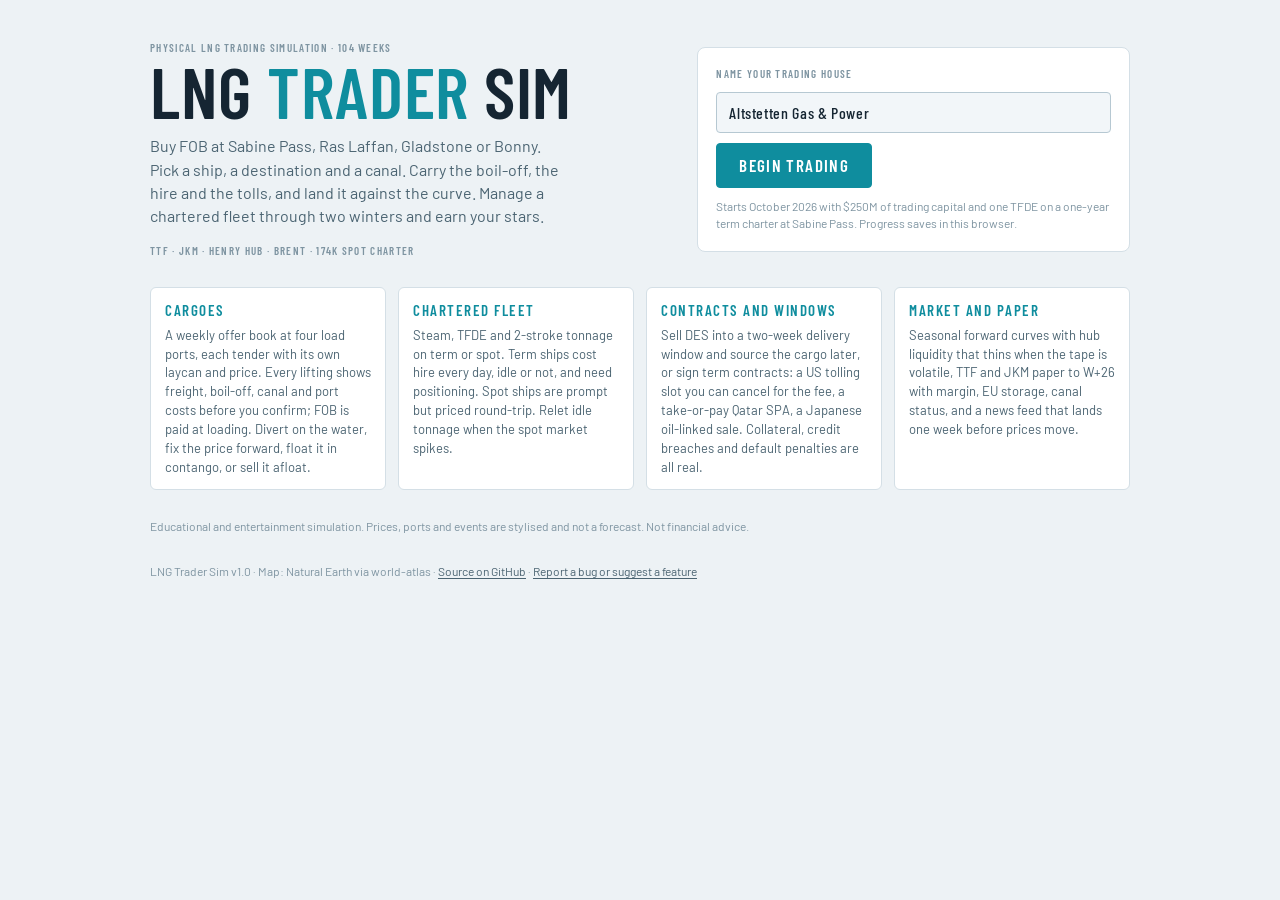
<file: index.html>
<!doctype html>
<html lang="en">
<head>
<meta charset="utf-8">
<meta name="viewport" content="width=device-width,initial-scale=1,viewport-fit=cover">
<title>LNG Trader Sim</title>
<meta name="description" content="A browser game of physical LNG trading. Buy FOB cargoes at Sabine Pass, Ras Laffan, Gladstone and Bonny, charter steam, TFDE and two-stroke ships, route them through Panama, Suez or the Cape, sell DES into delivery windows, sign term contracts and hedge on TTF and JKM paper over 104 weeks.">
<meta name="theme-color" content="#0b151d" media="(prefers-color-scheme: dark)">
<meta name="theme-color" content="#edf2f5" media="(prefers-color-scheme: light)">
<link rel="canonical" href="https://lng-trader-game.netlify.app/">
<link rel="icon" href="favicon.svg" type="image/svg+xml">
<meta property="og:type" content="website">
<meta property="og:site_name" content="LNG Trader Sim">
<meta property="og:title" content="LNG Trader Sim">
<meta property="og:description" content="A browser game of physical LNG trading. Buy FOB cargoes at Sabine Pass, Ras Laffan, Gladstone and Bonny, charter steam, TFDE and two-stroke ships, route them through Panama, Suez or the Cape, sell DES into delivery windows, sign term contracts and hedge on TTF and JKM paper over 104 weeks.">
<meta property="og:url" content="https://lng-trader-game.netlify.app/">
<meta property="og:image" content="https://lng-trader-game.netlify.app/og.png">
<meta property="og:image:width" content="1200">
<meta property="og:image:height" content="630">
<meta name="twitter:card" content="summary_large_image">
<meta name="twitter:title" content="LNG Trader Sim">
<meta name="twitter:description" content="A browser game of physical LNG trading. Buy FOB cargoes at Sabine Pass, Ras Laffan, Gladstone and Bonny, charter steam, TFDE and two-stroke ships, route them through Panama, Suez or the Cape, sell DES into delivery windows, sign term contracts and hedge on TTF and JKM paper over 104 weeks.">
<meta name="twitter:image" content="https://lng-trader-game.netlify.app/og.png">
<link rel="preload" href="fonts/barlow-condensed-latin-700-normal.woff2" as="font" type="font/woff2" crossorigin>
<link rel="preload" href="fonts/barlow-latin-400-normal.woff2" as="font" type="font/woff2" crossorigin>
<link rel="stylesheet" href="fonts/fonts.css">
<style>
/* Layout: sticky ops bar; three-column trading floor (market board · chart and fleet · desk) that collapses to one column on phones */
:root{
  --bg:#0b151d; --bg2:#0e1c26; --panel:#122330; --panel2:#17303e; --line:#1f3747; --line2:#2d4b5e;
  --fg:#dde8ee; --fg2:#93a9b6; --fg3:#5f7786;
  --accent:#62d5e4; --accent-ink:#06171d; --accent-dim:#1e6b78; --accent-soft:rgba(98,213,228,.12);
  --amber:#e8aa3f; --amber-soft:rgba(232,170,63,.14); --good:#4fd08f; --good-soft:rgba(79,208,143,.14); --bad:#f07070; --bad-soft:rgba(240,112,112,.14);
  --sea:#0a1820; --land:#1a3442; --coast:#2b5062; --grat:#1a3140; --shadow:0 10px 30px rgba(0,0,0,.45);
  --display:'Barlow Condensed','Arial Narrow','Helvetica Neue',Arial,sans-serif;
  --body:'Barlow','Helvetica Neue',Arial,sans-serif;
  --mono:'JetBrains Mono','SF Mono',Menlo,Consolas,monospace;
  color-scheme:dark;
}
@media (prefers-color-scheme: light){
  :root:not([data-theme="dark"]){
    --bg:#edf2f5; --bg2:#e3ebf0; --panel:#ffffff; --panel2:#f2f6f9; --line:#d4dfe6; --line2:#b6c8d2;
    --fg:#152532; --fg2:#4b6472; --fg3:#7e94a1;
    --accent:#0f8d9e; --accent-ink:#ffffff; --accent-dim:#9fd9e2; --accent-soft:rgba(15,141,158,.10);
    --amber:#b5760e; --amber-soft:rgba(181,118,14,.12); --good:#1f9d61; --good-soft:rgba(31,157,97,.12); --bad:#cc4b4b; --bad-soft:rgba(204,75,75,.12);
    --sea:#d3e3ed; --land:#eaf0f3; --coast:#a9bfcb; --grat:#bfd2dd; --shadow:0 10px 30px rgba(21,37,50,.14);
    color-scheme:light;
  }
}
:root[data-theme="light"]{
  --bg:#edf2f5; --bg2:#e3ebf0; --panel:#ffffff; --panel2:#f2f6f9; --line:#d4dfe6; --line2:#b6c8d2;
  --fg:#152532; --fg2:#4b6472; --fg3:#7e94a1;
  --accent:#0f8d9e; --accent-ink:#ffffff; --accent-dim:#9fd9e2; --accent-soft:rgba(15,141,158,.10);
  --amber:#b5760e; --amber-soft:rgba(181,118,14,.12); --good:#1f9d61; --good-soft:rgba(31,157,97,.12); --bad:#cc4b4b; --bad-soft:rgba(204,75,75,.12);
  --sea:#d3e3ed; --land:#eaf0f3; --coast:#a9bfcb; --grat:#bfd2dd; --shadow:0 10px 30px rgba(21,37,50,.14);
  color-scheme:light;
}
*{box-sizing:border-box}
html,body{height:100%}
body{margin:0;background:var(--bg);color:var(--fg);font-family:var(--body);font-size:14px;line-height:1.45;-webkit-font-smoothing:antialiased}
body::before{content:"";position:fixed;inset:0 0 auto;height:env(safe-area-inset-top,0px);z-index:10;background:var(--bg2)}
h1,h2,h3,h4{margin:0;font-family:var(--display);font-weight:600;letter-spacing:.01em;text-wrap:balance}
button{font-family:inherit;font-size:inherit;color:inherit}
input{font-family:inherit}
.mono{font-family:var(--mono);font-variant-numeric:tabular-nums}
.num{font-family:var(--mono);font-variant-numeric:tabular-nums}
.pos{color:var(--good)}.neg{color:var(--bad)}.amber{color:var(--amber)}.dim{color:var(--fg2)}.dimmer{color:var(--fg3)}
.lbl{font-family:var(--display);text-transform:uppercase;letter-spacing:.12em;font-size:11px;color:var(--fg3);font-weight:600}
.screen{min-height:100%}
[hidden]{display:none!important}
a{color:var(--accent)}
.wrap{padding-left:max(16px,env(safe-area-inset-left,0px));padding-right:max(16px,env(safe-area-inset-right,0px))}

/* buttons */
.btn{display:inline-flex;align-items:center;justify-content:center;gap:6px;border:1px solid var(--line2);background:var(--panel2);color:var(--fg);border-radius:4px;padding:7px 12px;font-family:var(--display);font-weight:600;letter-spacing:.08em;text-transform:uppercase;font-size:13px;cursor:pointer;line-height:1.1;white-space:nowrap}
.btn:hover{border-color:var(--accent);color:var(--accent)}
.btn:focus-visible,input:focus-visible,.card:focus-visible,.chip:focus-visible,.news-item:focus-visible{outline:2px solid var(--accent);outline-offset:2px}
.btn-primary{background:var(--accent);color:var(--accent-ink);border-color:var(--accent)}
.btn-primary:hover{color:var(--accent-ink);filter:brightness(1.08)}
.btn-danger{border-color:var(--bad);color:var(--bad)}
.btn-danger:hover{background:var(--bad-soft);color:var(--bad);border-color:var(--bad)}
.btn-sm{padding:4px 8px;font-size:11px;letter-spacing:.06em}
.btn-lg{padding:12px 22px;font-size:17px}
.btn:disabled{opacity:.45;cursor:not-allowed}

/* top bar */
.topbar{position:sticky;top:env(safe-area-inset-top,0px);z-index:9;background:var(--bg2);border-bottom:1px solid var(--line);display:grid;grid-template-columns:auto 1fr auto;gap:14px;align-items:center;padding-block:8px}
.brand{display:flex;flex-direction:column;line-height:1.05}
.brand .t{font-family:var(--display);font-weight:700;font-size:20px;letter-spacing:.02em}
.brand .c{font-size:12px;color:var(--fg2);max-width:220px;overflow:hidden;text-overflow:ellipsis;white-space:nowrap}
.stats{display:flex;gap:18px;flex-wrap:wrap;align-items:center;min-width:0}
.stat{display:flex;flex-direction:column;line-height:1.1;min-width:0}
.stat .v{font-family:var(--mono);font-variant-numeric:tabular-nums;font-size:16px;font-weight:500;white-space:nowrap}
.stat .k{font-family:var(--display);text-transform:uppercase;letter-spacing:.12em;font-size:10px;color:var(--fg3);font-weight:600}
.topact{display:flex;gap:6px;align-items:center;flex-wrap:wrap;justify-content:flex-end}
.struct{font-family:var(--display);font-weight:700;letter-spacing:.08em;font-size:14px;padding:2px 6px;border-radius:3px}
.struct.CONTANGO{background:var(--good-soft);color:var(--good)}
.struct.BACKWARDATION{background:var(--bad-soft);color:var(--bad)}
.struct.FLAT{background:var(--panel2);color:var(--fg2)}

/* floor */
.floor{display:grid;grid-template-columns:300px minmax(0,1fr) 340px;gap:14px;padding-block:14px;align-items:start}
.col{display:flex;flex-direction:column;gap:14px;min-width:0}
@media (max-width:1180px){.floor{grid-template-columns:300px minmax(0,1fr)}.col-desk{grid-column:1/-1}}
@media (max-width:820px){.floor{grid-template-columns:minmax(0,1fr)}.col-desk{grid-column:auto}.col-centre{order:-1}.topbar{position:static;grid-template-columns:1fr auto;row-gap:8px}.stats{grid-column:1/-1;gap:12px}.brand .c{max-width:160px}body::before{display:none}}

.panel{background:var(--panel);border:1px solid var(--line);border-radius:6px;min-width:0}
.panel-h{display:flex;align-items:center;justify-content:space-between;gap:6px 10px;padding:8px 12px;border-bottom:1px solid var(--line);flex-wrap:wrap}
.panel-h .hact{display:flex;gap:6px;align-items:center;flex-wrap:wrap;min-width:0}
.panel-h h3{font-size:13px;text-transform:uppercase;letter-spacing:.14em;color:var(--fg2)}
.panel-h .meta{font-size:11px;color:var(--fg3);font-family:var(--mono)}
.panel-b{padding:10px 12px}
.panel-b.tight{padding:0}

/* market board */
.hub{display:grid;grid-template-columns:1fr auto 80px;gap:8px;align-items:center;padding:7px 0;border-bottom:1px solid var(--line)}
.hub:last-child{border-bottom:0}
.hub .n{font-family:var(--display);font-weight:700;font-size:15px;letter-spacing:.03em}
.hub .venue{font-size:11px;color:var(--fg3)}
.hub .p{font-family:var(--mono);font-variant-numeric:tabular-nums;font-size:18px;text-align:right;line-height:1}
.hub .chg{font-family:var(--mono);font-size:11px;text-align:right;display:block;margin-top:3px}
.spark{display:block}
.kv{display:grid;grid-template-columns:1fr auto;gap:4px 10px;font-size:13px}
.kv .k{color:var(--fg2)}
.kv .v{font-family:var(--mono);font-variant-numeric:tabular-nums;text-align:right;white-space:nowrap}
.curve{display:grid;grid-template-columns:auto repeat(4,1fr);gap:4px 8px;font-size:12px;align-items:baseline}
.curve .h{font-family:var(--display);text-transform:uppercase;letter-spacing:.1em;font-size:10px;color:var(--fg3);text-align:right}
.curve .r{font-family:var(--display);font-weight:600;font-size:13px}
.curve .v{font-family:var(--mono);font-variant-numeric:tabular-nums;text-align:right}
.curve.wk{grid-template-columns:auto repeat(3,1fr);gap:3px 8px}
.curve.wk .r{font-size:12.5px;white-space:nowrap}
.curve .wn{font-family:var(--mono);font-size:10px;color:var(--fg3);font-weight:400}
.curve.wk .v{font-size:12px}
.marker{display:grid;grid-template-columns:1fr auto;gap:2px 10px;padding:6px 0;border-bottom:1px solid var(--line);align-items:center}
.marker:last-child{border-bottom:0}
.marker .n{font-family:var(--display);font-weight:600;font-size:14px}
.marker .s{font-size:11px;color:var(--fg3)}
.marker .p{font-family:var(--mono);font-size:16px;text-align:right;font-variant-numeric:tabular-nums}
.marker .c{font-family:var(--mono);font-size:11px;text-align:right}
.flag{display:inline-block;font-family:var(--display);text-transform:uppercase;letter-spacing:.08em;font-size:10px;font-weight:600;padding:1px 5px;border-radius:3px;background:var(--amber-soft);color:var(--amber);margin-left:4px;vertical-align:middle}
.flag.bad{background:var(--bad-soft);color:var(--bad)}
.flag.good{background:var(--good-soft);color:var(--good)}
.flag.info{background:var(--accent-soft);color:var(--accent)}
.bar{height:6px;background:var(--panel2);border-radius:3px;overflow:hidden;position:relative;margin-top:4px}
.bar i{display:block;height:100%;background:var(--accent)}
.bar b{position:absolute;top:-2px;width:2px;height:10px;background:var(--amber)}

/* chart */
.chart svg{width:100%;height:auto;display:block;background:var(--sea);border-radius:0 0 6px 6px}
.legend{display:flex;gap:14px;flex-wrap:wrap;font-size:11px;color:var(--fg3);padding:6px 12px}
.legend i{display:inline-block;width:14px;height:0;border-top:2px solid var(--accent);vertical-align:middle;margin-right:4px}
.legend i.b{border-top-style:dashed;border-color:var(--fg3)}
.legend i.f{border-top-color:var(--amber)}
.legend em{display:inline-block;width:8px;height:8px;border-radius:50%;background:var(--accent);vertical-align:middle;margin-right:4px;font-style:normal}
.legend em.d{background:var(--amber)}

/* tables */
.tbl{width:100%;border-collapse:collapse;font-size:12.5px}
.tbl th{font-family:var(--display);text-transform:uppercase;letter-spacing:.1em;font-size:10px;color:var(--fg3);text-align:left;padding:6px 8px;border-bottom:1px solid var(--line);font-weight:600;white-space:nowrap}
.tbl td{padding:7px 8px;border-bottom:1px solid var(--line);vertical-align:middle}
.tbl tr:last-child td{border-bottom:0}
.tbl td.n{font-family:var(--mono);font-variant-numeric:tabular-nums;text-align:right;white-space:nowrap}
.tbl th.n{text-align:right}
.tbl .acts{display:flex;gap:4px;flex-wrap:wrap;justify-content:flex-end}
.menu-wrap{display:inline-block}
.menu{position:fixed;z-index:25;background:var(--panel);border:1px solid var(--line2);border-radius:6px;box-shadow:var(--shadow);min-width:180px;display:flex;flex-direction:column;padding:4px;gap:2px}
.menu .btn{justify-content:flex-start;border-color:transparent;background:transparent;text-transform:none;letter-spacing:0;font-family:var(--body);font-weight:500;font-size:13px;padding:6px 10px}
.menu .btn:hover{background:var(--accent-soft);border-color:transparent}
.menu .btn-danger{color:var(--bad)}
.tbl .name{font-family:var(--display);font-weight:600;font-size:14px;white-space:nowrap}
.tbl .sub{font-size:11px;color:var(--fg3);display:block}
.tblwrap{overflow-x:auto}
.empty{padding:16px 12px;color:var(--fg3);font-size:13px;text-align:center}
.status{display:inline-block;font-family:var(--display);text-transform:uppercase;letter-spacing:.08em;font-size:10px;font-weight:700;padding:2px 6px;border-radius:3px;background:var(--panel2);color:var(--fg2)}
.status.laden{background:var(--accent-soft);color:var(--accent)}
.status.ballast{background:var(--panel2);color:var(--fg2)}
.status.float{background:var(--amber-soft);color:var(--amber)}
.status.relet{background:var(--good-soft);color:var(--good)}
.status.idle{background:var(--panel2);color:var(--fg3)}
.status.waiting{background:var(--amber-soft);color:var(--amber)}
.status.term{background:var(--good-soft);color:var(--good)}
.wkgrid{display:grid;grid-template-columns:repeat(auto-fill,minmax(64px,1fr));gap:4px}
.wkgrid .chip-btn{text-align:center;padding:4px 2px}
.contract{border:1px solid var(--line);border-radius:6px;padding:8px 10px;display:flex;flex-direction:column;gap:4px;background:var(--panel2)}
.contract .t{font-family:var(--display);font-weight:700;font-size:14px}
.contract .terms{font-family:var(--mono);font-size:11.5px}
.contract p{margin:0;font-size:12px;color:var(--fg3)}
.contract .ob{display:flex;justify-content:space-between;gap:8px;align-items:center;font-size:12px;border-top:1px solid var(--line);padding-top:4px;flex-wrap:wrap}
.contracts{display:grid;grid-template-columns:repeat(auto-fit,minmax(220px,1fr));gap:8px}
.status.spot{background:var(--panel2);color:var(--fg2)}

/* desk */
.next{width:100%;font-size:18px;padding:14px}
.news-item{padding:9px 12px;border-bottom:1px solid var(--line);cursor:pointer;display:grid;grid-template-columns:10px 1fr;gap:8px}
.news-item:last-child{border-bottom:0}
.news-item .dot{width:8px;height:8px;border-radius:50%;background:var(--accent);margin-top:6px}
.news-item.read .dot{background:transparent;border:1px solid var(--line2)}
.news-item h4{font-size:14px;font-weight:600;line-height:1.2}
.news-item.read h4{color:var(--fg2);font-weight:500}
.news-item p{margin:3px 0 0;font-size:12.5px;color:var(--fg2)}
.news-item.read p{display:none}
.news-item .when{font-family:var(--mono);font-size:10.5px;color:var(--fg3);margin-top:4px;display:flex;gap:6px;flex-wrap:wrap;align-items:center}
.chip{display:inline-block;font-family:var(--mono);font-size:10.5px;padding:1px 6px;border-radius:3px;background:var(--panel2);color:var(--fg2);border:1px solid var(--line)}
.chip.up{color:var(--good);border-color:transparent;background:var(--good-soft)}
.chip.down{color:var(--bad);border-color:transparent;background:var(--bad-soft)}
.chip.story{color:var(--amber);background:var(--amber-soft);border-color:transparent}
.analyst{display:grid;grid-template-columns:34px 1fr;gap:10px}
.avatar{width:34px;height:34px;border-radius:50%;background:var(--accent-dim);color:var(--fg);display:flex;align-items:center;justify-content:center;font-family:var(--display);font-weight:700;font-size:13px}
.analyst .who{font-family:var(--display);font-weight:600;font-size:14px}
.analyst .role{font-size:11px;color:var(--fg3)}
.analyst p{margin:6px 0 0;font-size:13px}
.nb{width:100%;border-collapse:collapse;font-size:12px;margin-top:8px}
.nb td,.nb th{padding:4px 6px;border-bottom:1px solid var(--line)}
.nb th{font-family:var(--display);text-transform:uppercase;letter-spacing:.1em;font-size:10px;color:var(--fg3);text-align:left;font-weight:600}
.nb td.n,.nb th.n{text-align:right;font-family:var(--mono);font-variant-numeric:tabular-nums;white-space:nowrap}
.nb tr:last-child td{border-bottom:0}
.odds{display:grid;gap:5px;margin-top:8px}
.odds .o{display:grid;grid-template-columns:1fr 46px;gap:8px;align-items:center;font-size:12px}
.odds .o .bar{margin:4px 0 0}
.odds .o .pct{font-family:var(--mono);text-align:right}
.fin{display:grid;grid-template-columns:1fr auto;gap:5px 10px;font-size:13px}
.fin .k{color:var(--fg2)}.fin .v{font-family:var(--mono);font-variant-numeric:tabular-nums;text-align:right}
.fin .total{border-top:1px solid var(--line2);padding-top:5px;margin-top:3px;font-weight:600}
.fin .total.k{color:var(--fg)}
.log{list-style:none;margin:0;padding:0;font-size:12px}
.log li{padding:6px 12px;border-bottom:1px solid var(--line);display:grid;grid-template-columns:40px 1fr;gap:8px}
.log li:last-child{border-bottom:0}
.log .w{font-family:var(--mono);color:var(--fg3)}
.log .buy{border-left:3px solid var(--accent)}.log .sell{border-left:3px solid var(--good)}.log .risk{border-left:3px solid var(--amber)}.log .fleet{border-left:3px solid var(--line2)}.log .sys{border-left:3px solid transparent}
.levelbox{display:grid;grid-template-columns:repeat(5,1fr);gap:4px;margin-top:8px}
.levelbox div{font-family:var(--mono);font-size:10.5px;text-align:center;padding:4px 2px;border:1px solid var(--line);border-radius:3px;color:var(--fg3)}
.levelbox div.on{border-color:var(--accent);color:var(--accent);background:var(--accent-soft)}

/* modal */
.modal{position:fixed;inset:0;background:rgba(5,12,18,.72);z-index:20;display:flex;align-items:flex-start;justify-content:center;padding:24px max(16px,env(safe-area-inset-right,0px)) 24px max(16px,env(safe-area-inset-left,0px));overflow:auto}
.sheet{background:var(--panel);border:1px solid var(--line2);border-radius:8px;width:100%;max-width:820px;box-shadow:var(--shadow);margin-top:env(safe-area-inset-top,0px)}
.sheet-h{display:flex;align-items:center;justify-content:space-between;padding:12px 16px;border-bottom:1px solid var(--line)}
.sheet-h h2{font-size:20px;text-transform:uppercase;letter-spacing:.08em}
.sheet-b{padding:14px 16px;display:flex;flex-direction:column;gap:14px}
.sheet-f{display:flex;justify-content:flex-end;gap:8px;padding:12px 16px;border-top:1px solid var(--line);flex-wrap:wrap}@media (max-width:600px){.sheet-f>span{flex-basis:100%}}
.sheet-f .err{margin-right:auto;color:var(--bad);font-size:13px;align-self:center}
.close{background:none;border:0;font-size:22px;line-height:1;cursor:pointer;color:var(--fg2);padding:4px 8px}
.close:hover{color:var(--accent)}
.step{display:flex;flex-direction:column;gap:8px}
.step .lbl b{color:var(--accent);margin-right:6px}
.cards{display:grid;grid-template-columns:repeat(auto-fill,minmax(170px,1fr));gap:8px}
.card{border:1px solid var(--line2);border-radius:6px;padding:9px 10px;background:var(--panel2);cursor:pointer;text-align:left;display:flex;flex-direction:column;gap:3px;min-width:0}
.card:hover{border-color:var(--accent)}
.card.sel{border-color:var(--accent);box-shadow:inset 0 0 0 1px var(--accent);background:var(--accent-soft)}
.card.off{opacity:.5;cursor:not-allowed}
.card .t{font-family:var(--display);font-weight:700;font-size:15px;line-height:1.1}
.card .s{font-size:11px;color:var(--fg3)}
.card .p{font-family:var(--mono);font-size:16px;font-variant-numeric:tabular-nums}
.card .m{font-family:var(--mono);font-size:12px}
.chips{display:flex;gap:6px;flex-wrap:wrap}
.chip-btn{border:1px solid var(--line2);background:var(--panel2);border-radius:999px;padding:4px 10px;font-family:var(--mono);font-size:12px;cursor:pointer}
.chip-btn.sel{border-color:var(--accent);color:var(--accent);background:var(--accent-soft)}
.chip-btn:disabled{opacity:.4;cursor:not-allowed}
.econ{display:grid;grid-template-columns:minmax(0,1fr) auto auto;gap:4px 12px;font-size:13px;background:var(--bg2);border:1px solid var(--line);border-radius:6px;padding:10px 12px}
.econ .k{color:var(--fg2);min-width:0}.econ .v{font-family:var(--mono);font-variant-numeric:tabular-nums;text-align:right;white-space:nowrap;max-width:45vw;overflow:hidden;text-overflow:ellipsis}
.econ .h{grid-column:1/-1;font-family:var(--display);text-transform:uppercase;letter-spacing:.12em;font-size:10px;color:var(--fg3);margin-top:4px}
.econ .tot{border-top:1px solid var(--line2);padding-top:4px;font-weight:600}
.econ .tot.k{color:var(--fg)}
.note{font-size:12.5px;color:var(--fg2);background:var(--panel2);border-left:3px solid var(--amber);padding:8px 10px;border-radius:0 4px 4px 0}
.guide h3{font-size:16px;margin-top:6px;text-transform:uppercase;letter-spacing:.1em;color:var(--accent)}
.guide p{margin:4px 0 0;font-size:13.5px;max-width:65ch}
.guide ul{margin:4px 0 0;padding-left:18px;font-size:13.5px;max-width:65ch}
.guide li{margin:2px 0}
input.text{width:100%;max-width:420px;padding:10px 12px;border:1px solid var(--line2);background:var(--panel2);color:var(--fg);border-radius:4px;font-size:16px;font-family:var(--display);letter-spacing:.04em}

/* home & end */
.home{max-width:980px;margin:0 auto;padding-block:40px 60px;display:flex;flex-direction:column;gap:28px}
.hero{display:grid;grid-template-columns:minmax(0,1.2fr) minmax(0,1fr);gap:28px;align-items:center}
@media (max-width:820px){.hero{grid-template-columns:minmax(0,1fr)}}
.hero h1{font-size:clamp(40px,7vw,72px);line-height:.95;text-transform:uppercase;letter-spacing:.01em}
.hero h1 span{color:var(--accent)}
.hero .tag{font-size:16px;color:var(--fg2);max-width:46ch;margin-top:10px}
.hero .meta{margin-top:10px}
.start{display:flex;flex-direction:column;gap:10px;background:var(--panel);border:1px solid var(--line);border-radius:8px;padding:18px}
.start .row{display:flex;gap:8px;flex-wrap:wrap}
.feat{display:grid;grid-template-columns:repeat(auto-fit,minmax(210px,1fr));gap:12px}
.feat .f{background:var(--panel);border:1px solid var(--line);border-radius:6px;padding:12px 14px}
.feat .f h3{font-size:15px;text-transform:uppercase;letter-spacing:.1em;color:var(--accent);margin-bottom:4px}
.feat .f p{margin:0;font-size:13px;color:var(--fg2)}
.foot{font-size:12px;color:var(--fg3)}.foot a{color:var(--fg2);text-decoration:underline;text-underline-offset:2px}.foot a:hover{color:var(--accent)}.phone-note{display:none}@media (max-width:600px){.phone-note{display:inline}}
.end{max-width:760px;margin:0 auto;padding-block:50px;text-align:center;display:flex;flex-direction:column;gap:20px;align-items:center}
.end .big{font-family:var(--mono);font-size:clamp(40px,8vw,72px);line-height:1;font-variant-numeric:tabular-nums}
.end .stars{font-size:40px;letter-spacing:.1em;color:var(--amber)}
.end .grid{display:grid;grid-template-columns:repeat(auto-fit,minmax(130px,1fr));gap:10px;width:100%}
.end .grid div{background:var(--panel);border:1px solid var(--line);border-radius:6px;padding:10px}
.end .grid .v{font-family:var(--mono);font-size:22px;font-variant-numeric:tabular-nums}
.toast{position:fixed;left:50%;bottom:calc(20px + env(safe-area-inset-bottom,0px));transform:translateX(-50%);background:var(--accent);color:var(--accent-ink);font-family:var(--display);font-weight:700;letter-spacing:.08em;text-transform:uppercase;padding:10px 18px;border-radius:4px;z-index:30;box-shadow:var(--shadow)}
@media (prefers-reduced-motion:no-preference){.toast{animation:pop .25s ease-out}@keyframes pop{from{opacity:0;transform:translate(-50%,8px)}to{opacity:1;transform:translate(-50%,0)}}}
.vessel-float{animation:none}
</style>
</head>
<body>
<div id="home" class="screen wrap">
  <div class="home">
    <div class="hero">
      <div>
        <div class="lbl">Physical LNG trading simulation · 104 weeks</div>
        <h1>LNG <span>Trader</span> Sim</h1>
        <p class="tag">Buy FOB at Sabine Pass, Ras Laffan, Gladstone or Bonny. Pick a ship, a destination and a canal. Carry the boil-off, the hire and the tolls, and land it against the curve. Manage a chartered fleet through two winters and earn your stars.</p>
        <div class="meta lbl">TTF · JKM · Henry Hub · Brent · 174k spot charter</div>
      </div>
      <div class="start">
        <label class="lbl" for="company">Name your trading house</label>
        <input id="company" class="text" type="text" maxlength="28" value="Altstetten Gas &amp; Power" autocomplete="off">
        <div class="row">
          <button class="btn btn-primary btn-lg" data-act="begin">Begin trading</button>
          <button class="btn btn-lg" id="resumeBtn" data-act="resume" hidden>Resume saved game</button>
        </div>
        <div class="foot">Starts October 2026 with $250M of trading capital and one TFDE on a one-year term charter at Sabine Pass. Progress saves in this browser.</div>
      </div>
    </div>
    <div class="feat">
      <div class="f"><h3>Cargoes</h3><p>A weekly offer book at four load ports, each tender with its own laycan and price. Every lifting shows freight, boil-off, canal and port costs before you confirm; FOB is paid at loading. Divert on the water, fix the price forward, float it in contango, or sell it afloat.</p></div>
      <div class="f"><h3>Chartered fleet</h3><p>Steam, TFDE and 2-stroke tonnage on term or spot. Term ships cost hire every day, idle or not, and need positioning. Spot ships are prompt but priced round-trip. Relet idle tonnage when the spot market spikes.</p></div>
      <div class="f"><h3>Contracts and windows</h3><p>Sell DES into a two-week delivery window and source the cargo later, or sign term contracts: a US tolling slot you can cancel for the fee, a take-or-pay Qatar SPA, a Japanese oil-linked sale. Collateral, credit breaches and default penalties are all real.</p></div>
      <div class="f"><h3>Market and paper</h3><p>Seasonal forward curves with hub liquidity that thins when the tape is volatile, TTF and JKM paper to W+26 with margin, EU storage, canal status, and a news feed that lands one week before prices move.</p></div>
    </div>
    <div class="foot">Educational and entertainment simulation. Prices, ports and events are stylised and not a forecast. Not financial advice.</div>
    <div class="foot credits">LNG Trader Sim v1.0 · Map: Natural Earth via world-atlas · <a href="https://github.com/mcp10/lng-trader-game" target="_blank" rel="noopener">Source on GitHub</a> · <a href="https://github.com/mcp10/lng-trader-game/issues" target="_blank" rel="noopener">Report a bug or suggest a feature</a><span class="phone-note"> · Best played on a desktop or tablet; the phone layout is compact.</span></div>
  </div>
</div>

<div id="game" class="screen" hidden>
  <header class="topbar wrap">
    <div class="brand"><span class="t">LNG Trader Sim</span><span class="c" id="t-company"></span></div>
    <div class="stats">
      <div class="stat"><span class="v" id="t-week"></span><span class="k" id="t-date"></span></div>
      <div class="stat"><span class="v" id="t-cash"></span><span class="k">Cash</span></div>
      <div class="stat"><span class="v" id="t-net"></span><span class="k">Net P&amp;L</span></div>
      <div class="stat"><span class="v" id="t-desk"></span><span class="k">Desk · cargoes</span></div>
      <div class="stat"><span class="struct" id="t-struct"></span><span class="k">TTF curve</span></div>
      <div class="stat"><span class="v" id="t-charter"></span><span class="k">Spot 174k $/d</span></div>
    </div>
    <div class="topact">
      <button class="btn btn-sm" data-act="guide">Guide</button>
      <button class="btn btn-sm" data-act="save">Save</button>
      <button class="btn btn-sm" data-act="homeModal">Home</button>
      <button class="btn btn-sm" data-act="retireModal">Retire</button>
      <button class="btn btn-primary" data-act="next" id="nextBtn">Next week →</button>
    </div>
  </header>

  <main class="floor wrap">
    <div class="col col-market">
      <section class="panel"><div class="panel-h"><h3>Hubs</h3><span class="meta">$/MMBtu · weekly</span></div><div class="panel-b" id="hubs"></div></section>
      <section class="panel"><div class="panel-h"><h3>Forward curves</h3><span class="meta" id="curve-meta"></span></div><div class="panel-b" id="curves"></div></section>
      <section class="panel"><div class="panel-h"><h3>Spreads</h3></div><div class="panel-b" id="spreads"></div></section>
      <section class="panel"><div class="panel-h"><h3>FOB markers</h3><span class="meta">load ports</span></div><div class="panel-b" id="fob"></div></section>
      <section class="panel"><div class="panel-h"><h3>DES markers</h3><span class="meta">discharge ports</span></div><div class="panel-b" id="desm"></div></section>
      <section class="panel"><div class="panel-h"><h3>Shipping &amp; logistics</h3></div><div class="panel-b" id="shipping"></div></section>
    </div>

    <div class="col col-centre">
      <section class="panel chart"><div class="panel-h"><h3>Chart</h3><span class="meta" id="chart-meta"></span></div><div id="map"></div>
        <div class="legend"><span><em></em>load port</span><span><em class="d"></em>discharge port</span><span><i></i>laden</span><span><i class="b"></i>ballast</span><span><i class="f"></i>floating</span></div></section>
      <section class="panel"><div class="panel-h"><h3>Cargo positions</h3><div class="hact"><span class="meta" id="cargo-meta"></span><button class="btn btn-sm btn-primary" data-act="buyModal">Buy FOB cargo</button><button class="btn btn-sm" data-act="fwdModal">Sell DES forward (unsourced)</button></div></div><div class="panel-b tight tblwrap" id="cargoes"></div></section>
      <section class="panel"><div class="panel-h"><h3>DES sales</h3><span class="meta" id="commit-meta"></span></div><div class="panel-b tight tblwrap" id="commits"></div></section>
      <section class="panel"><div class="panel-h"><h3>Term contracts</h3><span class="meta" id="contract-meta"></span></div><div class="panel-b" id="contracts"></div></section>
      <section class="panel"><div class="panel-h"><h3>Paper hedges</h3><div class="hact"><span class="meta" id="hedge-meta"></span><button class="btn btn-sm" data-act="hedgeModal">New hedge</button></div></div><div class="panel-b tight tblwrap" id="hedges"></div></section>
      <section class="panel"><div class="panel-h"><h3>Fleet</h3><div class="hact"><span class="meta" id="fleet-meta"></span><button class="btn btn-sm" data-act="charterModal">Charter term vessel</button></div></div><div class="panel-b tight tblwrap" id="fleet"></div></section>
      <section class="panel"><div class="panel-h"><h3>Delivered &amp; closed</h3><span class="meta" id="done-meta"></span></div><div class="panel-b tight tblwrap" id="done"></div></section>
    </div>

    <div class="col col-desk">
      <section class="panel"><div class="panel-h"><h3>News feed</h3><span class="meta" id="news-meta"></span></div><div class="panel-b tight" id="news"></div></section>
      <section class="panel" id="storyPanel" hidden><div class="panel-h"><h3>Developing story</h3><span class="meta" id="story-meta"></span></div><div class="panel-b" id="story"></div></section>
      <section class="panel"><div class="panel-h"><h3>Fundamentals desk</h3></div><div class="panel-b" id="analyst"></div></section>
      <section class="panel"><div class="panel-h"><h3>Financials</h3></div><div class="panel-b" id="fin"></div></section>
      <section class="panel"><div class="panel-h"><h3>Trade log</h3></div><div class="panel-b tight"><ul class="log" id="log"></ul></div></section>
    </div>
  </main>
</div>

<div id="end" class="screen wrap" hidden>
  <div class="end">
    <div class="lbl" id="end-title">104-week final settlement</div>
    <div class="big" id="end-net"></div>
    <div class="lbl">Net P&amp;L</div>
    <div class="stars" id="end-stars"></div>
    <div class="grid" id="end-grid"></div>
    <p class="dim" id="end-note" style="max-width:60ch"></p>
    <div style="display:flex;gap:8px;flex-wrap:wrap;justify-content:center"><button class="btn btn-primary btn-lg" data-act="again">Trade again</button><button class="btn btn-lg" data-act="viewFloor">Review the floor</button></div>
    <div class="foot">★★★★ above $400M · ★★★ $200M to $400M · ★★ positive · ★ negative</div>
  </div>
</div>

<div id="modal" class="modal" hidden><div class="sheet" role="dialog" aria-modal="true" aria-labelledby="sheetTitle"><div class="sheet-h"><h2 id="sheetTitle"></h2><button class="close" data-act="closeModal" aria-label="Close">×</button></div><div class="sheet-b" id="sheetBody"></div><div class="sheet-f" id="sheetFoot"></div></div></div>
<div id="toast" class="toast" hidden></div>
<script>
const LAND_PATH='M1000.0 239.1L998.8 240.4L999.8 240.7L995.8 240.8L1000.0 239.1ZM897.7 227.4L899.3 234.1L901.3 233.7L903.6 235.7L906.6 246.9L913.2 250.6L915.8 256.5L916.9 255.8L918.5 256.5L919.0 259.3L921.8 261.2L925.5 266.3L926.7 273.8L924.8 281.5L920.3 287.4L917.2 293.7L916.5 298.4L910.8 299.5L906.2 301.7L906.7 302.9L903.9 301.2L904.1 300.4L902.0 300.6L903.1 300.0L902.5 299.4L898.7 302.0L892.8 300.7L888.3 297.6L888.1 295.2L886.0 293.0L886.9 292.4L883.8 293.1L884.7 291.4L883.6 289.1L882.5 291.8L880.2 292.0L881.6 291.1L883.1 287.4L882.7 284.7L881.2 287.6L876.8 291.2L875.3 290.2L876.2 290.2L875.6 288.5L873.1 286.3L872.9 284.6L864.3 281.7L849.8 283.9L845.1 285.9L843.1 288.4L832.9 288.5L827.4 291.5L823.7 291.3L819.5 289.3L819.4 287.3L820.4 287.6L821.3 286.4L821.4 282.2L819.0 275.1L814.4 266.9L816.2 267.8L815.1 265.3L817.3 267.2L815.0 262.1L816.7 255.0L817.1 256.6L824.2 251.6L836.1 248.7L839.8 244.5L839.8 241.6L841.6 239.9L843.2 242.9L844.1 241.2L843.3 239.3L846.6 239.8L845.6 239.5L845.7 237.2L847.4 237.1L846.8 236.3L848.2 236.2L847.7 235.1L849.0 233.8L850.1 234.5L850.1 233.0L851.6 233.5L852.5 232.4L854.0 233.2L856.1 235.1L855.7 236.8L857.2 235.2L860.1 236.3L860.7 235.4L859.4 234.2L862.8 228.7L864.7 227.7L868.6 227.9L868.5 226.6L866.6 225.3L875.1 228.1L877.6 227.1L877.0 228.1L878.0 228.7L879.3 227.4L880.4 228.5L879.1 231.0L877.6 231.2L876.3 235.7L886.8 242.3L890.3 243.2L892.8 238.8L893.0 232.5L894.9 224.6L896.1 224.1L897.7 227.4ZM995.2 242.5L996.3 244.4L992.6 244.4L993.1 242.9L995.2 242.5ZM956.1 250.4L963.8 256.2L958.1 253.3L956.1 250.4ZM854.8 191.9L857.5 190.0L856.3 192.2L858.1 193.7L855.2 193.4L856.7 196.7L854.7 194.9L854.0 191.1L855.7 188.1L854.8 191.9ZM692.2 330.5L696.0 330.8L693.8 331.4L694.8 332.2L691.3 332.2L691.2 329.8L691.8 329.3L692.2 330.5ZM676.0 -29.7L673.7 -30.0L678.6 -31.0L681.8 -30.3L676.0 -29.7ZM661.0 -28.1L658.5 -29.1L664.6 -28.7L661.0 -28.1ZM429.4 -2.6L427.2 -1.3L422.1 -1.4L423.3 -2.5L429.4 -2.6ZM943.7 220.0L946.7 221.6L944.0 221.4L943.7 220.0ZM825.9 170.8L831.2 165.2L832.1 162.9L832.5 165.1L825.9 170.8ZM840.3 162.0L842.0 162.9L838.8 165.3L838.7 161.4L840.3 162.0ZM842.0 169.1L840.0 167.0L842.4 163.7L843.2 164.3L842.0 169.1ZM846.0 162.8L847.3 163.1L847.3 166.4L845.7 163.9L845.3 162.4L846.0 162.8ZM847.9 159.5L849.3 163.6L847.9 163.3L845.3 159.8L847.9 159.5ZM835.3 156.8L837.6 157.8L836.8 160.3L834.3 157.0L835.3 156.8ZM933.2 212.8L931.5 212.9L929.8 209.4L933.2 212.8ZM924.9 207.4L923.0 204.2L919.0 201.4L925.0 205.6L924.9 207.4ZM884.8 217.2L882.4 217.5L883.6 215.2L885.5 214.8L886.1 215.6L884.8 217.2ZM860.4 202.2L862.7 202.9L863.3 205.0L860.7 203.5L855.9 203.0L855.3 204.0L856.1 202.2L860.4 202.2ZM852.4 202.8L853.5 203.9L852.6 204.7L850.2 203.7L850.2 202.9L852.4 202.8ZM841.1 218.1L836.2 219.0L832.8 218.4L835.0 217.1L839.8 218.2L841.2 216.7L841.1 218.1ZM833.4 220.3L835.6 222.3L834.5 222.8L830.7 221.1L833.4 220.3ZM828.4 217.3L830.3 217.3L830.8 218.5L824.4 219.2L825.5 217.5L827.7 218.5L828.4 218.1L827.1 216.9L828.4 217.3ZM824.0 218.2L823.8 218.9L821.8 218.6L823.3 217.0L824.0 218.2ZM820.7 216.9L821.4 217.6L819.8 218.8L818.0 216.9L820.7 216.9ZM794.6 198.9L795.5 201.1L796.7 201.4L796.3 202.8L792.0 199.9L792.9 198.6L794.6 198.9ZM562.8 31.6L564.8 32.1L561.1 33.5L560.7 31.9L562.8 31.6ZM560.0 -23.9L569.2 -21.5L563.3 -20.2L562.3 -20.3L563.0 -21.0L558.1 -20.7L560.1 -22.0L556.2 -23.5L560.0 -23.9ZM672.7 -30.1L669.6 -28.9L664.7 -29.3L672.7 -30.1ZM631.8 -30.1L635.2 -29.5L624.7 -29.4L631.8 -30.1ZM639.7 -30.3L643.6 -29.7L636.0 -28.2L629.6 -28.6L639.7 -30.3ZM639.6 2.3L635.9 3.5L634.1 2.7L636.0 1.4L639.6 2.3ZM667.9 0.2L665.7 0.8L662.4 -0.7L664.0 -1.3L667.9 0.2ZM696.3 -8.6L694.2 -8.6L695.4 -9.6L699.0 -9.0L696.3 -8.6ZM757.5 -26.9L753.0 -27.7L760.6 -27.5L757.5 -26.9ZM815.0 -12.2L813.3 -11.4L809.7 -12.1L815.0 -12.2ZM566.3 95.6L573.1 96.3L568.9 97.3L565.5 96.4L566.3 95.6ZM565.0 86.1L568.3 88.7L563.6 86.4L565.0 86.1ZM595.7 95.5L594.3 96.3L594.6 97.2L591.7 98.3L589.8 97.3L595.7 95.5ZM553.0 33.8L550.4 36.3L550.4 34.5L553.0 33.8ZM534.9 39.4L533.0 42.3L530.5 39.6L532.3 39.0L532.8 39.7L533.9 38.5L534.9 39.4ZM529.6 39.9L529.5 41.5L527.4 40.6L529.6 39.9ZM508.7 83.8L509.6 84.1L508.5 85.2L506.6 84.4L508.7 83.8ZM0.0 -4.3L6.9 -3.5L1.6 -2.6L996.6 -2.3L996.3 -3.1L999.7 -4.2L0.0 -4.3ZM295.1 314.5L293.4 314.2L294.3 310.2L296.0 311.3L295.1 314.5ZM293.1 330.6L292.8 333.0L292.4 331.4L291.6 332.5L290.1 332.4L292.0 329.5L293.1 330.6ZM297.3 318.5L296.1 318.5L296.5 317.3L297.8 317.8L297.3 318.5ZM328.3 58.0L320.9 55.8L325.4 56.3L328.3 58.0ZM330.3 66.8L331.3 67.3L332.5 65.7L333.8 66.7L329.3 67.4L332.0 63.8L332.0 65.8L330.3 66.8ZM23.7 17.6L31.3 18.6L28.7 19.5L23.2 18.5L22.9 17.5L23.7 17.6ZM38.5 26.7L40.0 28.0L38.5 28.4L34.9 27.2L38.5 26.7ZM45.9 41.7L47.0 42.5L41.9 42.9L45.9 41.7ZM285.4 143.0L288.3 144.5L284.0 144.6L282.4 143.3L285.4 143.0ZM316.3 143.1L317.7 143.2L316.7 144.4L313.3 144.3L313.5 142.9L316.3 143.1ZM75.3 33.8L77.2 34.5L72.3 36.7L72.8 36.1L71.3 36.3L70.3 35.1L71.9 34.3L73.1 35.2L72.7 33.7L75.3 33.8ZM136.2 40.3L133.8 40.6L135.4 39.0L136.2 40.3ZM129.0 37.9L132.9 40.3L131.6 40.3L133.4 41.0L133.3 42.4L128.7 39.4L129.9 39.1L128.5 38.9L129.0 37.9ZM129.5 36.1L130.7 37.0L129.6 36.5L130.2 37.4L129.2 37.6L127.8 36.0L129.5 36.1ZM125.1 35.1L125.9 38.3L123.7 35.4L122.7 36.0L123.8 34.6L125.1 35.1ZM125.9 32.9L128.3 34.3L126.9 33.2L128.0 35.1L126.6 35.9L125.9 32.9ZM123.0 32.6L125.1 33.3L124.1 33.9L125.2 34.7L122.5 34.8L120.6 33.4L123.0 32.6ZM142.9 47.3L142.6 49.1L141.2 47.2L141.6 46.4L142.9 47.3ZM131.5 44.0L132.9 44.5L131.9 45.4L134.3 44.0L133.3 46.4L131.3 46.3L132.2 46.2L130.3 44.4L131.5 44.0ZM134.0 46.6L134.4 47.4L133.4 47.5L135.5 49.5L131.8 46.8L134.0 46.6ZM322.7 65.3L327.7 65.4L326.3 66.7L323.2 66.0L321.1 64.8L322.2 63.7L322.7 65.3ZM922.0 206.2L923.3 206.3L922.4 209.4L918.0 211.6L912.0 210.0L916.2 209.6L916.9 208.2L917.2 209.6L918.7 209.5L921.3 207.8L921.1 205.9L922.0 206.2ZM853.6 217.6L845.6 222.4L843.3 222.7L843.6 220.9L847.7 218.2L853.6 217.6ZM902.9 307.4L906.4 308.5L911.7 307.6L912.1 311.4L911.7 310.7L911.2 311.5L911.1 314.0L909.2 313.0L908.0 315.3L905.7 315.1L906.1 314.5L904.1 313.4L903.3 311.4L904.2 311.8L902.1 309.1L902.0 307.1L902.9 307.4ZM768.1 -30.7L771.9 -29.9L769.8 -29.5L770.6 -28.6L769.9 -28.4L760.1 -27.8L754.2 -28.7L759.3 -30.6L768.1 -30.7ZM771.3 -28.2L772.3 -27.8L771.3 -27.1L773.9 -27.9L777.9 -27.1L775.1 -25.8L777.5 -25.0L776.2 -24.5L758.5 -26.4L763.9 -28.0L771.3 -28.2ZM785.8 -25.7L784.5 -24.5L788.3 -25.4L792.5 -23.6L775.8 -22.3L782.2 -25.9L785.8 -25.7ZM889.0 -16.2L891.2 -15.6L893.0 -17.0L903.8 -15.3L900.1 -14.0L895.3 -15.8L895.0 -15.0L897.6 -13.8L888.0 -13.8L886.4 -12.9L880.6 -14.5L881.3 -16.0L885.6 -17.2L889.0 -16.2ZM895.0 -10.8L898.5 -9.0L888.0 -9.5L895.0 -10.8ZM907.8 -14.9L918.9 -14.3L911.9 -13.3L906.0 -14.4L906.8 -15.4L907.8 -14.9ZM981.3 291.2L984.2 292.1L985.3 296.5L987.6 297.5L987.4 295.5L989.2 298.7L992.4 299.7L994.5 298.5L995.9 298.8L994.2 303.1L991.9 303.1L991.2 305.7L987.0 309.7L985.1 308.8L986.7 305.8L982.7 303.4L984.9 302.0L985.9 299.2L985.0 297.2L985.9 297.2L981.7 292.9L982.3 292.3L980.9 291.9L979.7 289.9L981.3 291.2ZM980.9 308.8L984.2 308.1L983.4 308.7L984.4 308.3L983.5 309.2L984.1 310.1L979.5 314.3L980.7 316.0L977.9 315.5L975.7 317.1L974.4 321.5L969.7 323.6L962.5 321.8L967.7 316.6L975.1 313.2L978.5 307.4L980.4 306.7L979.7 307.1L980.9 308.8ZM850.0 168.4L851.6 174.1L850.5 176.7L849.1 174.1L848.2 178.7L847.9 177.4L847.0 177.9L844.7 176.5L845.0 173.7L843.5 172.6L842.7 173.7L840.6 172.7L839.3 175.0L838.6 174.6L839.6 172.2L842.9 170.1L843.9 171.9L846.9 169.4L848.6 169.2L848.5 167.2L850.0 168.4ZM836.4 142.6L839.6 143.0L839.3 145.2L840.3 146.7L837.2 151.7L838.2 154.9L839.5 155.6L840.6 154.5L841.9 156.1L842.6 155.2L843.9 155.9L843.2 156.4L844.8 158.1L844.6 159.4L840.5 155.7L840.6 157.6L838.3 155.6L835.1 155.9L835.9 153.6L835.0 153.0L834.5 154.1L833.6 153.0L832.7 149.1L834.4 149.5L835.0 142.9L836.4 142.6ZM870.8 196.3L872.5 196.6L872.8 200.7L875.3 203.5L883.1 198.4L901.3 204.9L904.9 207.6L904.8 209.2L910.6 211.8L910.6 212.9L908.2 213.3L912.7 219.4L914.4 219.3L914.6 220.6L916.7 221.1L916.3 222.0L919.0 222.7L917.6 223.8L910.5 222.2L905.6 216.7L901.4 215.2L899.0 215.0L899.8 216.3L898.9 217.0L895.0 217.0L898.3 218.6L896.2 220.1L892.0 219.8L888.9 217.0L889.2 216.2L885.9 217.2L886.4 215.3L885.4 214.4L886.6 214.2L885.0 213.5L885.7 213.3L884.3 210.0L881.3 208.0L872.1 204.8L871.8 202.7L869.4 205.6L868.8 203.4L866.7 202.2L870.0 201.0L871.4 201.5L872.0 200.1L867.5 200.5L866.5 198.6L863.9 198.2L864.6 196.6L868.1 195.2L870.8 196.3ZM846.9 191.5L843.8 193.4L834.9 192.8L833.9 193.5L833.5 195.8L835.2 198.1L837.7 196.6L842.9 196.4L837.1 199.5L839.7 202.3L839.6 204.3L841.3 206.4L837.7 207.5L837.8 205.6L835.8 204.0L836.3 201.9L835.1 201.7L834.1 202.4L834.5 209.8L832.1 209.8L832.3 205.4L831.9 204.0L830.3 203.9L830.0 201.8L832.0 196.8L832.9 196.6L832.6 194.5L834.1 191.6L836.3 190.6L844.0 191.9L847.2 189.5L847.9 190.1L846.9 191.5ZM798.3 210.9L800.9 211.7L801.9 213.1L806.7 213.5L807.9 212.1L812.6 213.5L813.9 215.5L817.8 215.9L818.3 218.6L795.7 214.7L795.9 213.8L792.4 212.9L794.6 210.7L798.3 210.9ZM768.0 179.7L771.0 179.8L779.2 188.2L780.2 188.8L780.7 188.0L786.0 192.4L784.9 193.7L788.0 193.4L787.3 195.8L789.9 197.2L791.2 200.1L790.7 201.5L792.8 200.9L794.6 202.9L793.7 210.4L790.7 209.6L790.6 210.6L782.2 203.0L778.6 196.5L775.4 193.3L773.9 189.1L771.4 187.7L769.4 184.3L765.1 180.7L764.7 178.7L768.0 179.7ZM824.5 175.7L825.6 175.0L826.9 176.6L826.4 177.9L827.8 177.4L827.7 178.4L831.3 179.4L828.5 180.4L829.3 182.1L826.4 182.8L827.2 184.0L825.2 184.2L828.0 187.8L827.2 188.6L830.5 191.5L827.5 191.2L826.6 196.4L824.3 197.1L823.0 199.2L823.7 200.9L822.1 204.2L818.6 205.8L817.6 203.2L815.8 203.8L814.0 202.4L810.7 204.1L810.3 202.3L806.3 202.5L805.5 197.8L803.1 195.5L803.0 190.1L804.5 188.6L809.0 190.4L809.8 186.6L813.9 185.5L816.7 181.6L820.6 180.5L820.6 179.2L824.5 175.7ZM688.2 -17.3L670.4 -14.8L662.6 -12.5L662.8 -11.7L657.3 -9.2L650.8 -9.3L649.3 -10.5L655.9 -12.5L654.4 -12.8L656.9 -13.8L655.3 -14.3L670.0 -17.4L679.1 -17.7L687.9 -19.5L691.5 -18.6L688.2 -17.3ZM653.7 -9.2L656.7 -8.9L653.9 -7.1L653.6 -5.4L660.1 -2.0L649.2 -2.3L648.3 -2.4L648.9 -2.9L650.4 -3.1L648.4 -4.2L642.9 -4.9L646.2 -6.4L647.0 -7.4L646.0 -7.7L648.2 -8.1L647.9 -8.8L653.7 -9.2ZM896.6 43.3L898.1 47.3L897.7 50.1L902.0 59.3L900.1 57.6L897.5 57.7L896.0 61.8L898.8 65.6L898.4 66.5L898.0 65.1L896.0 64.7L894.7 66.8L894.0 65.3L894.9 61.0L894.1 59.0L895.0 52.1L893.5 49.2L894.0 46.2L895.9 45.9L896.4 44.7L895.4 43.6L896.6 43.3ZM899.5 71.8L902.0 72.3L903.8 71.2L903.2 73.1L903.7 74.1L905.1 73.9L899.9 75.3L897.9 77.7L894.0 76.1L890.2 76.1L889.8 76.9L892.1 78.2L889.0 79.2L888.5 76.1L890.0 74.1L892.7 74.2L893.5 68.3L899.5 71.8ZM892.3 79.4L894.4 84.8L891.6 88.4L890.5 93.7L891.3 95.1L889.9 96.6L888.3 97.2L889.2 95.5L888.4 95.3L885.8 98.2L885.3 96.8L883.9 98.2L880.7 98.3L881.3 97.8L880.0 97.0L879.3 98.0L880.1 99.0L876.9 101.3L875.4 99.9L876.2 98.2L874.3 97.8L867.5 99.0L867.1 100.3L863.7 100.0L863.9 98.8L869.2 95.7L877.5 95.4L880.1 90.5L881.4 90.1L880.3 91.2L881.2 92.3L884.2 91.0L888.3 86.4L888.8 81.4L890.0 79.8L892.0 80.8L892.3 79.9L891.1 79.8L892.3 79.4ZM873.2 99.2L874.3 100.4L872.7 102.0L871.2 101.3L868.9 103.4L867.8 101.5L866.8 101.7L869.3 99.6L873.2 99.2ZM864.4 101.0L865.8 101.0L865.4 101.9L866.7 102.9L864.8 107.1L863.0 108.2L863.3 106.3L862.7 107.7L861.5 107.1L862.6 103.1L861.8 102.2L862.1 103.5L860.5 103.9L860.2 102.5L861.1 103.1L859.9 102.0L863.1 100.1L864.4 101.0ZM836.1 131.5L835.4 133.3L833.7 128.6L837.8 124.1L838.7 124.9L836.1 131.5ZM808.0 138.8L808.4 139.7L805.6 143.1L801.9 142.8L801.8 140.7L803.5 139.1L808.0 138.8ZM722.2 167.0L724.2 168.3L727.4 174.0L726.8 176.4L724.2 177.7L722.5 177.2L721.8 175.3L721.4 171.5L722.5 167.7L723.4 167.9L722.2 167.0ZM637.6 228.8L640.0 237.6L639.4 238.5L638.0 237.3L638.4 240.0L637.1 245.1L631.0 263.0L625.3 265.1L622.3 263.6L620.2 256.4L623.3 249.5L622.2 242.5L623.5 239.3L628.9 238.4L631.5 235.2L631.9 235.9L633.2 235.0L633.2 232.2L635.5 231.1L635.5 228.9L636.7 227.8L637.6 228.8ZM272.7 130.0L278.3 130.7L294.0 138.3L284.1 139.2L285.5 137.0L283.0 136.6L281.3 134.3L272.6 132.6L272.7 131.3L270.2 131.3L264.3 133.7L266.5 131.4L272.7 130.0ZM558.0 -28.4L561.9 -27.9L563.9 -29.1L564.8 -28.9L564.2 -28.3L567.8 -28.7L575.6 -27.5L571.2 -26.1L563.6 -25.6L550.9 -27.4L552.4 -27.9L549.8 -28.1L553.7 -28.1L553.3 -28.7L554.9 -28.4L554.5 -29.0L558.0 -28.4ZM546.6 -27.5L549.5 -27.2L549.1 -26.0L551.1 -26.7L551.9 -25.7L559.4 -24.3L553.2 -23.3L546.4 -18.3L538.9 -20.8L547.0 -21.9L538.0 -22.3L547.2 -23.2L545.7 -23.6L546.6 -24.0L540.8 -24.2L540.7 -23.3L536.5 -22.9L531.6 -24.8L534.5 -24.8L533.3 -25.8L531.1 -25.3L529.7 -27.1L538.0 -27.4L534.9 -26.6L538.8 -25.9L540.5 -27.2L545.4 -24.9L544.0 -26.9L546.6 -27.5ZM526.8 80.8L526.6 85.6L524.0 86.2L522.8 80.8L525.6 79.8L526.8 80.8ZM526.3 75.5L525.5 79.4L523.8 76.7L526.3 75.5ZM543.3 88.2L542.0 92.4L534.5 89.3L535.4 88.3L543.3 88.2ZM353.5 0.2L355.8 1.1L351.2 2.1L347.4 0.8L349.1 0.2L347.7 -0.4L349.0 -0.9L353.5 0.2ZM146.7 53.7L151.4 54.6L157.5 59.9L153.1 59.2L152.4 58.8L153.3 57.7L151.4 58.5L148.5 57.1L149.6 56.4L144.8 55.1L145.9 53.9L143.6 53.3L146.7 53.7ZM300.1 139.5L305.7 139.7L307.7 140.8L306.6 141.2L310.1 142.8L309.2 143.7L302.7 143.5L301.6 145.3L299.8 143.7L294.8 144.2L293.4 142.6L299.0 142.6L298.0 140.3L296.1 139.3L300.1 139.5ZM362.1 194.9L365.6 195.1L364.4 198.1L359.7 199.2L359.3 195.0L362.1 194.9ZM491.4 31.9L488.5 34.5L495.1 34.8L492.8 37.3L490.8 37.8L492.6 38.1L489.5 38.6L495.4 40.0L496.6 42.4L499.8 44.1L500.3 45.5L498.2 45.2L500.8 46.2L500.1 47.4L504.6 47.9L504.4 49.6L501.2 51.4L503.9 52.2L484.4 55.4L488.4 52.2L491.3 52.2L493.2 50.7L490.9 51.6L485.6 50.7L488.9 48.4L488.6 47.4L487.0 47.7L488.1 46.8L492.4 46.3L491.5 45.8L492.1 44.0L490.1 43.1L491.6 41.8L486.0 42.3L487.3 39.0L485.5 39.2L485.9 38.3L484.1 40.7L485.6 36.7L483.0 36.9L484.1 36.5L484.0 34.2L485.7 33.6L485.0 33.1L486.1 31.7L491.4 31.9ZM480.1 41.5L483.0 41.0L484.8 43.0L482.4 44.4L483.3 47.4L482.4 49.3L474.2 51.3L471.9 51.1L473.3 50.3L471.3 50.5L472.5 49.6L471.2 49.4L475.6 48.1L472.5 48.4L475.2 46.6L472.0 46.0L473.4 44.9L472.1 43.7L476.3 43.7L477.4 42.6L475.7 42.5L477.0 41.2L478.7 40.9L478.7 41.7L479.7 40.6L480.7 41.0L480.1 41.5ZM0.0 2.8L12.9 6.4L12.9 7.3L14.3 7.4L14.1 9.4L16.5 10.5L17.3 9.9L15.1 8.1L17.6 7.9L18.7 8.8L22.8 8.5L28.4 10.7L25.9 12.2L23.8 11.6L24.7 12.5L20.1 12.0L21.6 12.6L20.4 13.2L21.6 13.7L19.3 14.3L21.2 15.5L19.0 15.9L12.7 14.4L10.9 12.6L4.4 12.5L3.0 11.0L4.1 10.0L0.9 10.6L1.8 12.4L0.0 13.7L999.5 13.8L995.9 15.0L991.3 13.6L989.8 13.7L991.9 14.5L984.9 14.8L989.0 14.1L989.3 15.0L992.7 14.5L993.6 15.8L995.1 15.6L996.4 17.1L995.7 17.8L998.8 20.1L997.6 21.3L991.7 20.0L980.2 23.7L973.9 26.5L973.2 27.8L967.9 26.1L961.9 28.1L962.1 26.4L958.2 28.2L954.1 28.1L949.9 33.1L951.1 34.1L953.4 33.9L952.1 35.4L953.7 38.2L952.3 38.7L951.7 38.2L952.9 37.4L951.9 37.5L950.2 38.6L949.2 40.3L950.3 42.3L944.6 43.9L944.5 46.8L940.2 47.1L939.2 50.5L935.4 52.8L932.1 41.1L933.3 36.9L935.7 35.3L935.8 33.8L939.6 33.3L950.2 26.5L954.7 25.2L956.1 21.4L959.5 21.0L956.7 20.2L953.7 20.7L953.0 23.4L951.1 23.1L944.9 26.0L945.5 24.9L943.9 25.1L945.3 22.5L936.3 23.1L928.6 28.2L928.2 29.1L931.0 30.0L920.3 30.9L919.8 30.3L922.7 29.8L915.7 28.4L913.1 29.8L896.1 29.9L875.7 41.8L880.0 42.7L879.8 44.9L882.4 43.6L881.5 44.1L882.9 44.5L881.3 45.7L884.8 44.5L884.6 45.7L885.3 43.5L888.3 43.7L892.7 46.4L891.2 46.9L893.0 49.5L890.3 53.3L889.2 59.9L876.3 72.6L869.9 75.8L866.1 74.2L860.4 78.5L860.3 80.9L854.4 83.9L853.9 85.4L856.5 86.9L859.5 91.4L859.9 94.5L858.9 96.6L851.5 99.0L850.8 96.7L852.1 94.7L850.4 92.2L852.7 91.7L851.8 89.4L848.2 89.6L846.4 88.4L848.8 86.9L847.7 86.6L848.2 84.6L845.4 83.2L836.6 86.8L838.4 85.0L836.9 84.5L839.6 81.9L838.4 80.5L836.6 80.8L830.5 85.5L827.2 85.7L826.8 87.6L830.4 88.7L830.9 91.0L832.7 91.1L835.4 89.3L840.7 90.5L839.8 92.0L833.8 93.8L831.0 97.5L834.1 99.1L835.7 103.6L838.5 106.0L833.4 105.6L835.3 105.5L838.5 108.5L833.9 110.3L836.8 110.2L839.1 111.4L837.5 112.4L838.8 112.4L838.7 113.4L837.4 113.4L837.8 115.7L835.4 116.5L833.6 120.2L832.2 119.9L833.0 121.2L830.9 121.8L832.3 122.1L832.3 123.8L831.1 123.6L829.6 125.9L827.3 126.3L827.9 127.0L826.0 128.8L824.7 128.6L823.5 130.6L818.5 131.1L817.4 132.4L815.3 130.1L815.4 132.6L806.7 135.0L806.5 137.9L805.4 137.9L804.6 136.2L805.4 134.6L803.0 134.8L801.6 133.5L797.7 136.1L796.3 136.0L793.4 141.6L795.4 145.0L802.3 151.6L804.0 159.3L802.7 162.8L797.9 165.4L796.1 165.2L796.1 166.9L794.8 165.9L796.0 167.5L794.0 166.5L794.9 168.2L792.0 170.3L791.0 170.4L791.7 166.3L787.7 165.0L787.6 163.3L786.5 164.0L785.0 160.4L780.3 159.1L780.4 157.0L777.8 157.2L777.7 160.5L775.5 165.6L775.7 168.5L777.3 168.5L779.0 174.3L781.9 175.2L786.7 179.6L787.3 186.1L789.4 190.5L788.8 189.7L787.4 190.6L781.4 186.2L778.1 176.4L774.2 171.3L773.1 171.4L774.7 161.7L771.7 153.0L771.5 148.3L770.5 148.4L769.0 146.0L768.8 147.9L767.2 147.7L767.6 148.6L765.0 150.6L764.8 149.6L762.9 150.1L763.1 148.4L761.7 149.8L762.7 145.5L761.2 140.7L760.9 141.8L759.7 140.5L761.1 140.3L756.4 136.6L755.2 132.2L754.1 130.7L752.6 131.5L751.7 128.8L750.7 129.2L751.7 132.2L750.6 133.7L750.0 131.9L748.8 133.8L748.6 132.4L748.2 134.0L747.4 132.9L746.5 134.4L746.2 132.9L746.1 134.1L744.8 134.2L744.3 132.2L744.3 133.7L741.3 135.3L741.0 137.9L736.8 139.4L733.6 143.5L728.8 146.8L728.5 148.3L723.0 150.7L721.8 165.6L720.3 165.8L719.3 167.7L720.6 168.7L717.8 169.0L715.3 171.8L712.6 169.5L703.7 148.6L701.9 139.2L702.5 136.9L701.7 134.7L703.1 133.9L701.5 134.0L702.2 132.6L700.5 132.5L700.0 135.5L695.8 136.4L691.6 132.4L694.9 131.6L695.8 130.2L693.5 131.1L691.2 130.3L690.0 128.8L691.0 128.1L689.5 128.8L687.7 128.0L684.5 123.3L670.6 124.6L660.5 123.1L659.3 122.7L657.6 119.0L651.8 120.7L643.3 116.9L639.1 110.4L637.7 110.9L636.1 109.6L635.6 110.9L633.3 111.0L633.7 112.2L632.6 112.7L633.5 112.8L635.5 117.3L639.3 120.3L639.0 121.8L640.9 125.2L641.7 122.2L643.2 122.4L642.5 126.7L644.8 127.7L650.4 127.2L656.7 121.1L657.3 126.3L658.9 127.9L663.3 129.0L666.2 132.4L662.4 137.6L661.6 137.1L660.7 138.1L660.6 141.5L657.8 142.2L656.6 144.3L654.1 144.7L653.0 147.0L646.1 148.5L645.0 150.8L637.1 153.6L635.2 155.3L622.0 159.2L620.1 157.4L618.5 152.0L618.9 148.6L617.5 145.9L613.2 139.4L609.1 136.0L608.5 131.6L606.8 128.4L604.3 126.8L597.7 116.5L596.2 116.4L597.1 112.2L595.1 117.2L590.2 111.2L590.7 114.0L599.4 127.8L598.6 128.3L599.2 130.6L602.3 132.9L604.1 142.0L607.1 144.1L609.7 151.1L614.4 153.7L620.4 159.9L618.2 162.3L619.9 162.2L623.0 165.2L624.8 165.3L639.2 162.3L641.1 161.0L642.4 161.4L641.8 165.3L642.7 165.4L641.5 165.6L641.2 168.1L633.3 181.8L611.7 201.7L609.0 207.2L607.8 211.1L609.8 213.7L609.2 217.7L610.3 222.0L612.8 223.8L612.3 230.1L613.4 235.3L610.7 239.9L604.2 243.0L601.1 246.3L596.2 248.9L598.7 256.1L598.4 261.3L591.1 265.4L591.4 268.7L589.9 273.3L583.3 281.2L577.4 286.0L571.0 288.7L562.6 288.6L555.6 290.8L551.0 289.1L549.6 285.3L550.9 284.4L550.6 282.3L541.6 267.3L540.2 256.5L532.7 244.2L532.6 238.2L534.9 231.5L538.0 227.9L538.5 224.9L536.1 219.4L537.2 217.5L534.1 211.2L536.3 210.5L534.0 210.4L532.7 206.9L526.7 200.8L525.1 197.9L526.4 198.6L524.2 195.9L525.8 195.2L526.0 193.3L527.8 193.7L525.9 192.7L526.7 192.6L526.1 191.1L527.6 185.7L526.9 183.0L525.0 182.9L522.9 180.6L523.0 181.6L519.7 181.2L519.2 182.1L518.8 181.1L519.1 182.1L516.9 182.3L515.3 180.8L515.4 179.1L514.4 178.9L515.2 178.7L512.3 176.6L509.6 176.4L510.3 175.9L503.6 177.2L494.4 181.0L491.2 179.4L487.9 179.5L479.0 182.2L474.6 180.2L465.3 173.8L463.1 170.9L464.2 170.3L463.4 170.5L462.0 166.7L457.2 163.1L458.1 162.1L456.9 161.6L458.1 161.0L455.7 161.5L453.4 159.6L454.3 159.3L453.4 159.2L453.5 157.0L457.1 156.9L454.3 157.2L453.8 155.3L451.3 153.3L454.0 150.6L455.5 144.6L454.1 140.5L455.0 138.1L453.1 135.7L452.5 136.4L453.0 133.5L455.8 128.1L458.6 125.7L460.0 121.4L462.3 120.1L464.0 116.8L467.9 115.7L471.7 112.7L473.1 110.7L472.8 107.0L474.3 103.9L480.8 100.0L483.5 94.9L485.3 94.6L487.1 96.6L491.7 96.0L494.7 96.9L503.5 92.9L510.5 91.9L514.7 92.6L518.0 91.3L522.0 92.0L526.9 90.6L528.9 92.3L530.9 91.9L529.1 93.6L530.9 96.5L528.0 99.3L528.6 100.7L534.1 103.1L542.2 104.4L543.6 107.0L552.6 110.2L555.6 108.8L555.9 104.8L560.3 102.8L569.1 105.5L570.1 106.7L580.8 108.7L586.3 106.6L588.6 106.7L589.2 108.0L593.5 107.9L595.8 106.6L599.9 98.4L599.5 93.5L600.5 92.1L596.4 92.1L591.1 94.2L586.8 92.1L585.1 91.9L584.6 93.6L582.5 93.9L580.5 92.4L576.5 92.5L578.5 91.5L575.7 91.6L576.5 91.1L575.2 89.7L575.6 88.9L573.0 88.0L573.4 87.0L575.4 87.5L574.3 86.8L574.7 84.5L572.5 84.7L572.7 83.3L574.3 82.1L580.6 82.2L582.9 81.2L581.0 79.9L586.8 80.2L592.5 77.7L597.2 77.5L601.1 79.7L606.6 80.7L611.8 80.6L615.0 79.3L616.0 77.8L615.1 75.7L601.7 69.0L604.6 68.3L605.4 66.6L606.9 66.4L604.9 64.8L606.9 64.8L608.9 63.1L599.5 64.9L597.4 66.3L597.9 65.4L596.8 66.1L597.3 67.4L598.5 68.5L601.6 68.3L601.1 69.2L598.5 69.1L594.2 71.1L592.9 70.6L593.2 69.1L590.3 68.3L593.3 66.3L588.4 65.8L587.7 65.1L590.5 64.9L589.0 64.8L588.2 63.2L588.5 64.8L585.5 65.1L582.3 67.4L582.1 69.8L580.4 69.5L579.3 73.5L576.3 76.4L580.4 80.5L576.4 80.5L572.8 83.0L574.4 81.5L569.7 80.5L566.0 81.2L567.6 82.8L565.9 82.3L566.5 83.3L562.9 81.9L564.8 85.5L563.7 85.2L564.1 85.9L562.7 86.4L566.6 88.0L566.8 89.4L564.0 89.1L565.3 90.3L563.1 90.1L564.3 93.1L563.1 92.1L562.5 93.1L561.3 91.5L560.4 92.0L558.7 89.1L560.6 87.9L564.4 88.4L558.6 87.7L557.7 86.4L558.7 85.9L556.4 85.1L553.7 82.1L554.4 78.3L547.0 73.8L544.4 73.5L540.4 68.5L538.5 69.8L537.5 68.0L538.3 67.6L536.7 67.2L534.1 68.1L534.4 71.5L537.7 73.3L540.4 77.0L544.9 78.0L544.2 79.1L551.3 82.6L551.0 83.7L547.0 82.0L545.9 83.9L547.7 86.0L544.6 89.0L543.5 88.7L545.0 86.2L543.6 83.3L530.9 76.6L528.3 72.3L524.3 71.0L517.0 74.7L511.3 73.3L509.1 74.4L509.0 77.9L502.0 81.0L499.1 84.6L500.6 86.7L498.6 87.9L498.0 89.8L495.4 90.5L494.1 92.2L487.9 92.4L484.4 94.3L480.9 90.8L475.0 91.5L475.9 87.6L474.3 87.0L475.6 85.8L473.7 86.6L475.9 81.2L475.9 76.9L474.5 74.4L478.6 72.8L494.5 74.0L495.9 73.4L497.0 67.9L498.5 69.4L496.7 67.4L496.8 65.7L494.2 64.2L494.1 63.1L495.2 63.2L488.0 61.5L487.0 60.9L488.2 60.2L486.9 59.6L496.2 59.2L494.8 56.4L501.2 57.0L500.5 56.3L503.9 55.3L504.9 52.9L511.7 51.7L509.6 51.2L511.9 51.4L511.2 50.1L513.2 47.3L515.4 46.4L520.0 46.4L520.0 45.4L521.2 45.2L523.6 46.1L523.9 44.7L527.2 45.6L524.0 43.6L524.9 42.9L524.0 40.7L522.6 40.0L522.7 37.2L525.5 36.9L525.3 36.0L523.0 36.8L523.9 35.8L529.5 34.0L528.6 37.1L530.4 37.6L526.6 40.3L527.4 43.1L530.6 43.3L530.2 44.4L531.7 44.6L536.2 43.3L540.5 45.4L538.4 44.0L540.0 44.6L550.2 42.1L553.9 43.3L558.7 39.9L557.2 41.7L558.9 41.8L558.4 37.1L560.4 34.5L562.7 34.1L565.7 36.2L567.7 35.4L568.1 32.3L566.0 32.3L565.3 30.0L583.8 28.0L579.2 25.9L563.9 28.3L563.6 27.2L562.4 27.7L562.7 26.7L559.5 26.1L560.0 23.3L558.6 20.5L559.8 18.9L570.5 13.9L570.4 12.5L568.4 11.5L562.2 11.5L559.5 13.0L558.7 14.4L559.8 15.4L557.7 17.0L548.4 20.8L547.9 25.8L552.7 28.4L549.9 29.5L551.6 29.4L550.8 30.2L545.0 31.5L547.0 31.9L544.4 38.2L541.1 38.4L539.4 40.5L537.0 40.7L535.8 40.5L534.6 38.0L535.8 37.1L531.2 32.3L531.6 30.3L530.1 30.0L529.4 28.4L528.3 30.5L526.5 30.2L522.7 32.9L518.7 33.1L515.5 31.6L515.6 30.5L517.7 30.5L516.4 30.3L517.8 29.0L514.4 30.1L514.6 29.0L519.4 26.3L514.3 28.8L514.5 27.5L515.8 27.4L514.3 26.5L515.7 25.8L514.2 26.0L513.9 24.9L521.1 24.4L514.2 24.5L514.8 23.6L513.7 22.5L518.7 22.6L514.3 21.8L522.5 20.2L518.7 20.2L521.0 19.1L524.0 19.9L522.7 19.0L524.1 17.7L529.9 18.1L531.7 16.6L527.9 18.0L526.7 17.2L531.9 13.9L535.4 13.3L533.7 12.9L536.2 11.2L535.5 10.8L539.0 10.3L536.4 10.5L536.7 9.3L542.8 7.8L540.1 7.6L541.6 6.7L543.3 7.4L541.1 6.1L544.5 4.9L545.3 5.9L545.0 4.7L548.8 4.4L545.9 4.1L550.7 1.5L552.4 1.9L551.7 1.4L554.7 0.5L554.6 1.6L556.5 0.2L555.9 1.8L557.6 1.3L557.3 0.2L561.0 0.5L559.3 -0.6L563.0 -1.0L564.9 0.0L568.8 -2.8L571.6 -2.3L569.6 -0.3L573.6 -2.5L573.8 -1.1L576.5 -2.2L575.9 -2.8L578.2 -2.9L578.8 -2.4L577.5 -1.9L578.5 -1.9L578.3 -0.7L580.1 -2.4L585.9 -1.1L579.9 -0.4L582.5 0.7L588.8 0.1L591.7 0.8L589.4 0.9L589.9 1.4L592.9 1.6L592.1 2.6L599.6 2.2L613.8 6.3L614.9 7.7L614.4 8.8L607.4 10.9L588.6 7.9L596.4 11.2L595.6 12.8L597.3 15.4L604.0 17.2L605.7 16.4L601.6 14.5L602.5 13.4L610.4 15.1L612.3 14.5L610.6 12.2L617.3 9.7L622.5 11.1L623.4 8.5L621.6 7.6L622.8 4.8L620.4 3.7L627.5 4.2L629.7 6.0L624.7 7.2L629.1 8.9L632.4 8.4L633.0 6.7L635.4 5.8L645.5 4.6L646.5 4.2L645.4 3.9L649.4 2.8L651.4 2.8L649.4 3.0L649.8 4.3L647.9 4.8L652.4 5.0L653.9 4.0L664.0 2.8L664.9 3.5L664.2 4.3L665.9 4.6L669.3 2.8L667.1 1.1L669.2 0.4L678.3 1.3L690.3 4.6L692.1 2.9L685.8 1.2L686.9 -2.1L685.1 -3.0L689.6 -4.7L692.8 -8.2L698.6 -8.1L702.3 -7.5L699.6 -4.0L702.0 -2.7L701.6 2.9L704.4 4.2L703.0 6.2L698.2 8.4L698.7 9.2L691.7 8.9L700.2 10.4L707.7 6.2L706.6 4.4L708.7 3.2L712.4 2.8L714.5 4.2L714.4 6.2L719.2 6.7L715.5 6.2L716.7 4.8L715.7 3.0L704.9 2.2L704.4 0.5L706.5 -1.6L703.0 -4.0L708.3 -6.0L707.7 -7.8L710.0 -7.2L709.1 -4.0L710.4 -3.5L719.5 -2.6L711.2 -5.3L717.2 -5.3L715.1 -6.0L718.0 -6.6L730.8 -4.8L728.7 -3.5L728.2 -1.7L730.6 -2.5L729.7 -0.6L730.8 -0.3L732.6 -1.5L731.0 -3.1L732.0 -4.7L724.5 -6.9L723.8 -9.9L741.4 -10.8L738.3 -9.5L740.8 -8.6L738.7 -9.6L743.3 -10.6L738.9 -12.0L742.3 -12.1L738.3 -12.9L741.8 -13.3L743.0 -13.9L741.7 -14.3L761.3 -16.4L758.0 -16.4L759.1 -16.9L768.0 -16.3L774.1 -17.3L777.1 -16.7L776.5 -16.1L777.3 -17.0L774.6 -18.1L782.2 -17.9L780.4 -18.2L780.5 -19.4L788.9 -21.5L794.6 -20.5L789.4 -19.7L798.4 -19.2L795.6 -18.1L808.6 -18.7L816.3 -16.4L815.5 -15.5L812.4 -16.2L815.9 -15.1L813.7 -13.9L792.1 -7.7L807.7 -10.2L804.7 -10.4L806.3 -11.1L814.0 -10.9L815.2 -9.3L814.3 -7.7L815.7 -7.3L814.5 -7.8L816.3 -9.3L815.3 -9.7L816.8 -9.9L829.0 -10.0L830.4 -9.7L829.0 -9.0L832.6 -8.3L840.4 -8.0L843.4 -8.9L842.8 -10.1L845.9 -10.4L858.6 -8.6L857.2 -8.0L859.0 -7.5L856.7 -7.0L859.1 -6.8L859.1 -5.8L854.8 -6.7L863.9 -2.1L868.5 -5.3L871.4 -4.0L878.0 -4.5L883.2 -3.1L884.0 -4.4L888.8 -4.1L887.1 -5.4L889.4 -6.1L886.5 -6.5L891.9 -7.2L891.1 -8.0L906.3 -6.8L900.8 -6.1L907.9 -6.4L905.9 -5.4L904.9 -6.2L904.9 -5.4L903.0 -5.3L903.3 -4.7L909.1 -6.5L915.3 -6.0L916.7 -5.3L913.8 -4.7L923.6 -2.3L940.8 -2.6L944.2 -1.4L944.0 0.6L947.0 1.1L948.2 3.0L946.8 4.1L948.8 3.0L948.7 1.7L953.3 0.8L966.3 0.8L971.1 3.4L973.7 3.3L975.0 2.4L972.7 1.0L973.6 -0.3L988.7 0.3L999.6 2.7L0.0 2.8ZM640.8 64.0L637.1 65.2L635.4 66.9L631.8 67.5L629.8 70.9L631.8 73.4L632.4 72.5L632.6 75.8L639.9 82.5L637.6 82.7L636.0 85.8L636.3 89.7L643.8 92.6L649.9 92.1L649.6 86.2L647.7 85.3L648.9 84.5L648.6 83.5L647.3 83.9L646.5 82.1L647.1 80.4L649.6 81.4L652.0 80.3L649.3 77.3L647.1 77.8L646.8 79.9L645.7 78.0L646.1 75.6L642.5 74.4L641.2 71.6L639.6 71.0L643.2 70.7L641.7 69.6L642.8 68.4L647.8 68.5L646.6 67.8L647.7 64.7L647.0 64.0L640.8 64.0ZM456.8 10.5L459.5 10.0L458.0 10.8L459.8 12.3L462.2 12.4L462.2 13.8L458.5 15.8L448.2 18.3L441.2 16.8L437.1 17.1L440.4 15.6L438.7 15.8L440.0 14.9L433.3 14.3L439.2 13.7L437.5 13.3L439.3 12.6L432.0 12.4L435.3 11.8L433.8 11.5L434.9 10.6L437.7 11.4L436.4 9.9L440.5 11.0L439.8 11.9L441.3 13.1L443.9 10.8L445.9 11.7L447.7 10.6L449.6 11.8L449.2 10.7L451.2 11.2L454.9 9.6L456.8 10.5ZM658.6 -28.7L658.3 -27.9L654.8 -28.0L658.6 -28.7ZM649.3 159.2L651.4 159.4L649.2 160.1L648.1 159.5L649.3 159.2ZM963.2 235.4L963.4 236.3L964.1 235.7L964.1 237.5L962.9 237.0L963.2 235.4ZM292.9 329.1L291.9 329.2L291.1 327.4L292.1 327.0L292.9 329.1ZM295.2 317.4L294.4 318.0L295.1 319.9L294.2 320.0L292.7 318.1L294.5 316.7L295.2 317.4ZM946.5 217.3L948.2 220.9L946.6 219.1L946.5 217.3ZM938.2 217.1L938.4 218.1L936.7 217.2L937.5 216.4L938.2 217.1ZM862.8 225.8L865.4 226.0L863.7 227.3L862.8 225.8ZM882.2 293.4L883.7 293.7L881.8 294.4L879.3 293.8L882.2 293.4ZM842.7 168.0L844.5 163.0L844.5 165.4L842.7 168.0ZM843.7 160.2L844.6 161.6L843.0 160.3L842.1 161.2L842.3 159.3L843.7 160.2ZM874.3 210.1L873.4 211.8L872.8 210.1L873.8 209.3L874.3 210.1ZM842.2 206.9L842.2 209.0L840.7 210.0L841.3 207.1L842.2 206.9ZM800.6 202.6L798.9 203.2L799.1 201.4L800.6 202.6ZM770.8 190.2L771.7 192.7L769.7 190.3L770.8 190.2ZM660.6 -32.0L662.7 -31.7L659.6 -30.9L654.1 -31.4L660.6 -32.0ZM652.0 -30.8L660.3 -29.9L651.9 -29.8L650.1 -30.2L652.0 -30.8ZM662.8 -30.6L663.7 -30.1L662.9 -29.9L658.9 -30.6L662.8 -30.6ZM715.6 -6.4L713.5 -6.4L716.0 -7.3L717.7 -6.9L715.6 -6.4ZM877.6 -15.0L876.3 -15.0L876.9 -16.2L878.2 -15.6L877.6 -15.0ZM970.0 1.2L966.1 0.5L970.5 0.3L970.0 1.2ZM954.5 31.6L954.9 30.5L957.1 29.9L957.3 30.8L954.5 31.6ZM933.1 54.7L931.1 54.8L933.6 53.4L933.1 54.7ZM912.8 68.5L908.0 71.0L910.9 68.3L912.8 68.5ZM883.2 41.4L883.9 41.5L882.6 42.6L881.2 42.2L883.2 41.4ZM906.1 70.8L907.0 71.1L904.0 72.9L906.1 70.8ZM67.8 141.5L66.5 139.4L67.1 138.0L70.0 140.1L67.8 141.5ZM33.4 46.2L30.3 47.6L32.5 45.8L33.4 46.2ZM37.2 44.7L38.0 45.2L33.9 46.3L37.2 44.7ZM496.4 26.3L497.1 26.5L496.4 28.1L495.4 27.0L496.4 26.3ZM482.8 32.3L480.3 33.8L480.5 32.7L482.8 32.3ZM482.9 34.7L484.2 35.4L483.5 35.9L481.2 34.8L482.9 34.7ZM284.0 125.7L283.2 126.9L282.1 125.9L282.9 124.3L284.0 125.7ZM330.5 166.1L328.0 166.3L329.2 165.8L328.7 164.5L330.3 164.2L330.5 166.1ZM127.8 36.5L128.5 37.0L127.3 38.6L126.7 36.5L127.8 36.5ZM246.5 194.2L247.8 196.3L246.9 197.1L245.8 196.6L246.9 195.8L245.6 194.2L246.5 194.2ZM259.5 -2.8L264.4 -2.9L264.7 -4.5L261.4 -5.5L265.9 -5.7L262.1 -7.6L266.0 -7.8L262.6 -8.6L273.3 -10.3L277.0 -7.7L274.4 -6.4L276.1 -6.8L275.1 -5.3L278.2 -6.8L281.7 -5.2L281.4 -6.5L284.7 -6.0L282.2 -7.1L285.4 -7.6L291.2 -6.8L289.1 -4.8L293.7 -5.7L291.1 -4.7L292.5 -4.6L291.7 -3.4L294.8 -4.9L293.9 -3.9L296.7 -3.6L297.5 -4.7L301.0 -4.2L302.2 -3.4L298.2 -2.3L303.7 -2.9L300.3 -1.2L302.0 -1.4L301.6 -0.4L304.0 -2.0L307.9 -2.1L310.1 -1.3L305.4 -0.1L309.0 -0.6L308.3 0.1L309.0 0.2L310.9 -0.9L313.4 0.6L307.6 1.4L314.8 2.0L308.2 2.5L311.6 2.6L311.4 3.4L307.4 3.2L314.6 4.3L314.1 5.4L316.1 4.8L315.4 6.0L316.8 5.4L318.3 6.5L319.7 5.5L319.4 6.1L322.6 6.8L320.3 7.4L324.9 7.7L323.1 8.8L327.4 8.2L329.7 9.3L326.2 10.0L327.8 11.0L326.1 11.0L325.9 12.1L323.7 11.5L323.3 14.1L318.3 11.8L321.0 10.2L317.2 11.1L317.6 10.5L313.9 9.4L313.3 10.2L311.4 9.8L312.9 11.3L309.0 10.5L313.6 12.7L314.7 14.4L318.2 14.6L319.2 15.4L317.8 15.8L321.1 17.5L320.4 18.7L318.9 17.3L320.4 19.6L319.0 19.6L319.1 20.5L311.4 17.4L311.8 18.3L308.7 17.3L316.7 21.6L315.8 22.6L301.8 19.2L300.0 18.3L301.7 17.8L298.6 17.1L296.0 15.5L296.5 15.0L294.3 15.5L292.6 14.3L292.5 15.3L286.5 16.0L283.2 15.3L283.1 14.0L285.2 12.6L290.4 14.3L289.5 13.1L295.7 12.5L293.3 10.6L299.4 7.6L294.9 3.6L292.0 3.3L292.5 2.7L287.3 3.6L287.3 2.7L289.8 2.3L287.4 1.3L288.2 0.9L285.9 1.0L280.4 -1.7L279.4 -1.1L281.1 -0.0L273.4 -0.3L275.2 0.7L253.2 -1.4L251.5 -2.9L257.9 -2.8L250.4 -4.1L250.4 -6.7L252.2 -8.6L256.3 -10.3L263.9 -10.5L259.3 -7.7L260.5 -5.3L263.8 -3.8L259.5 -2.8ZM307.0 -36.1L315.5 -35.9L309.8 -35.1L323.2 -35.6L324.3 -34.5L329.8 -34.1L309.2 -31.3L319.9 -31.7L306.8 -28.8L303.6 -29.2L304.8 -28.4L299.8 -28.1L304.0 -28.0L301.7 -27.1L286.4 -26.4L293.0 -25.1L281.7 -25.2L293.2 -24.2L287.7 -23.6L291.1 -23.1L283.3 -22.0L282.0 -20.4L273.2 -20.9L274.2 -20.4L272.7 -20.0L283.3 -19.0L275.9 -17.1L270.8 -18.7L271.6 -17.9L266.0 -18.5L265.9 -17.6L263.5 -17.5L254.5 -17.8L254.2 -18.8L254.0 -17.8L251.2 -18.0L251.4 -18.9L258.9 -19.9L256.2 -20.8L255.3 -21.4L256.2 -21.7L264.6 -20.4L270.4 -21.9L264.3 -20.8L262.4 -22.0L266.1 -22.7L264.1 -22.9L264.5 -23.7L262.3 -22.5L256.8 -22.7L258.9 -24.3L272.9 -24.9L265.5 -25.0L267.8 -25.1L259.9 -27.3L259.7 -28.5L267.4 -28.4L276.5 -26.7L269.5 -28.6L286.5 -30.2L281.3 -30.4L286.4 -31.7L275.0 -29.6L263.5 -29.2L259.9 -29.8L268.6 -30.9L256.4 -29.6L252.3 -30.4L264.1 -31.3L251.0 -30.6L250.1 -31.0L252.2 -31.2L250.9 -31.4L256.7 -32.0L245.3 -32.3L255.4 -33.6L263.8 -33.3L259.4 -33.9L264.2 -34.5L279.4 -32.9L271.0 -34.4L275.0 -35.5L281.3 -35.2L278.1 -35.9L288.9 -34.8L285.8 -36.1L298.2 -35.3L296.0 -35.8L297.7 -36.3L307.0 -36.1ZM238.0 -4.9L241.6 -3.7L241.7 -2.4L245.7 -0.5L243.6 -0.7L244.5 -0.1L242.0 0.9L248.8 1.5L246.6 2.0L248.7 3.1L249.3 4.8L252.0 2.1L255.4 3.3L256.1 4.6L254.6 4.8L254.7 5.7L257.3 7.8L259.6 7.0L262.0 3.7L264.3 3.4L262.5 0.4L271.2 1.0L270.1 1.4L274.0 2.3L272.3 3.1L274.3 3.5L270.7 4.3L274.2 6.9L273.7 8.1L268.3 10.1L263.6 8.6L267.0 10.5L259.1 9.6L261.2 10.8L257.1 12.9L246.1 11.2L258.3 13.3L255.3 16.1L249.9 16.3L249.6 17.5L247.7 17.8L239.7 16.2L248.0 18.6L247.8 19.5L243.4 19.9L244.6 20.6L242.9 20.7L243.0 21.7L241.1 21.2L241.9 21.6L240.1 22.4L240.8 22.8L236.8 26.4L236.2 30.3L238.1 31.3L238.0 32.5L238.5 31.3L241.2 31.3L243.2 35.2L242.2 36.3L248.4 35.5L262.0 40.0L263.3 40.7L262.9 41.4L271.1 41.4L271.4 47.1L273.3 48.7L272.7 49.3L276.0 50.6L276.5 51.6L275.4 52.4L277.5 51.9L279.6 53.4L278.6 51.8L279.7 51.0L280.8 52.2L280.6 50.6L282.1 49.2L280.5 44.3L278.6 42.5L284.0 40.8L287.4 37.9L286.4 34.0L281.9 31.4L284.1 28.6L285.1 28.9L285.3 27.7L284.4 25.5L282.8 25.5L284.7 23.4L283.0 21.4L285.1 20.6L292.7 21.9L295.3 20.9L301.0 23.3L300.4 23.8L301.6 24.5L307.0 24.9L306.5 27.5L303.7 27.7L306.3 28.0L306.4 29.6L307.4 29.7L306.9 30.9L305.1 31.2L310.1 31.2L310.1 32.8L308.2 33.6L311.1 32.0L312.0 33.3L315.7 31.1L316.7 32.1L316.5 31.0L318.4 30.4L317.5 29.9L318.1 29.2L319.3 29.4L318.2 28.4L320.8 27.0L320.1 27.7L321.4 27.6L323.8 30.0L322.3 30.4L325.4 31.4L323.5 32.4L326.1 31.9L324.3 33.3L327.9 33.5L326.4 34.7L329.6 36.0L329.5 37.0L326.4 36.6L329.4 37.9L328.6 38.2L329.3 38.9L332.4 39.4L331.6 41.5L334.0 40.8L334.9 41.1L333.8 42.1L335.4 41.1L340.5 42.8L332.2 45.4L333.1 45.8L332.4 46.4L339.1 44.1L338.0 43.8L340.5 43.9L340.7 45.9L343.0 45.0L344.5 45.9L345.0 48.2L343.5 48.4L345.4 49.4L341.7 51.5L337.5 51.9L333.1 54.8L315.3 54.9L312.9 57.3L310.3 57.7L306.5 60.5L302.7 59.8L305.9 60.6L305.6 61.8L302.0 64.4L293.6 67.9L294.5 68.4L292.5 69.4L295.7 68.2L296.8 66.6L304.1 63.7L310.5 59.3L318.0 57.5L321.5 58.5L321.3 59.9L314.7 61.0L320.3 61.8L318.6 63.5L319.9 63.7L320.7 65.9L325.7 67.6L327.9 67.0L330.5 68.6L321.4 70.6L318.1 73.5L316.3 72.7L316.4 70.7L321.0 68.4L321.8 69.3L324.0 68.4L319.8 68.4L321.3 67.1L320.5 66.7L317.0 68.8L313.5 68.9L313.9 69.9L311.0 71.1L309.0 70.6L307.7 72.2L305.1 72.8L302.7 76.8L304.4 78.4L305.6 78.2L305.3 77.5L305.7 78.6L302.3 79.1L301.7 78.3L301.3 79.4L297.4 79.7L294.5 81.2L294.5 79.8L294.2 83.8L291.9 86.2L290.2 84.7L291.5 83.3L290.4 83.9L291.6 87.6L289.1 91.2L289.8 88.9L287.9 86.8L289.2 84.6L287.3 85.3L287.9 88.6L285.5 87.7L286.0 86.3L285.2 87.7L288.2 89.1L287.5 89.7L285.8 88.3L288.0 90.0L287.6 90.8L286.8 90.2L288.1 91.4L285.4 90.7L288.9 91.8L290.2 94.9L289.0 92.5L289.4 94.0L286.9 93.7L288.7 95.2L289.6 94.8L288.4 96.1L286.0 95.7L287.5 96.4L286.2 97.1L287.7 97.6L285.0 97.9L283.5 100.1L275.6 104.2L273.8 107.7L277.6 119.9L276.4 124.2L274.7 124.5L272.7 120.2L270.2 117.9L271.1 117.0L269.9 117.0L270.4 114.1L266.5 110.7L263.0 111.9L262.2 110.2L257.8 110.1L258.3 109.4L255.5 110.4L255.5 109.1L255.2 110.0L249.1 110.2L251.7 110.9L250.8 112.1L252.3 113.7L249.6 112.3L249.6 113.4L247.9 113.4L244.7 111.5L243.7 112.2L239.3 111.1L236.8 112.7L237.4 112.3L236.1 111.8L236.4 112.7L233.7 114.8L231.6 114.6L232.2 115.3L230.1 116.1L229.3 118.4L228.4 118.1L230.2 122.0L228.2 131.5L229.7 134.4L229.4 135.2L228.5 133.1L228.8 134.3L233.6 142.0L237.6 143.8L243.2 142.4L245.7 143.0L247.9 140.5L249.0 135.9L258.2 134.3L258.8 136.0L256.4 139.8L257.2 139.9L256.0 143.6L255.5 142.0L254.6 143.3L255.3 143.7L254.7 148.1L253.1 150.2L264.0 149.9L268.4 152.0L268.9 154.5L267.0 162.9L272.0 169.5L274.8 169.8L280.2 167.8L283.8 169.1L286.7 172.2L286.3 170.5L289.9 168.0L290.4 164.8L292.1 163.4L293.3 164.4L294.0 162.8L296.4 162.9L301.1 159.7L302.4 160.8L300.1 162.1L301.1 164.7L299.7 167.0L301.1 169.1L302.6 167.3L301.5 163.8L306.1 162.4L304.8 161.3L305.5 160.5L306.6 162.4L310.0 163.3L310.7 165.1L316.0 164.7L319.1 166.3L323.0 165.1L321.4 164.7L328.1 164.4L325.2 165.0L325.7 166.3L331.1 168.3L328.8 170.4L329.7 170.9L332.9 170.3L336.6 172.8L337.6 173.9L337.0 176.5L337.7 175.2L338.9 175.4L341.0 177.1L341.2 178.9L341.8 177.6L344.7 178.4L349.0 177.8L349.6 179.4L350.4 178.2L353.1 179.2L355.5 182.2L356.0 181.4L356.5 183.0L357.7 182.9L359.1 188.3L361.2 189.6L361.4 191.0L357.5 194.5L355.6 198.0L353.7 198.6L355.7 198.7L358.6 196.8L360.0 199.8L363.0 199.1L362.1 201.6L363.3 199.6L365.7 198.4L366.3 196.3L368.3 196.0L376.0 199.1L375.7 200.5L376.7 200.8L375.8 203.1L377.1 201.1L377.2 202.0L379.5 200.8L384.8 202.3L389.0 202.2L396.7 207.9L401.4 208.6L403.2 213.7L401.8 219.9L396.2 225.5L393.8 229.9L392.1 229.7L391.2 243.4L389.9 244.9L389.5 248.6L386.2 253.2L386.1 255.3L383.2 257.9L380.1 257.3L376.0 258.2L366.1 264.8L364.6 264.6L365.6 265.3L364.6 267.1L364.4 273.5L355.4 283.4L359.5 278.7L357.5 277.6L357.5 279.6L355.6 281.3L353.7 286.2L349.5 290.5L343.9 291.1L339.4 289.9L337.7 287.8L338.3 284.4L337.4 289.4L341.2 292.4L340.6 293.9L342.5 295.2L342.4 296.8L338.4 300.9L330.2 302.5L326.8 301.9L327.6 303.5L326.7 307.7L323.3 308.5L319.1 307.7L319.5 311.1L321.1 312.0L322.8 311.1L323.3 312.7L319.5 312.7L321.3 313.5L318.7 315.2L317.7 319.1L314.1 319.8L312.2 322.0L314.5 324.7L317.1 325.1L317.3 326.3L316.0 327.0L317.2 327.3L312.6 330.1L311.4 333.0L308.4 333.0L309.9 333.4L307.3 335.9L308.2 337.3L307.0 337.4L310.0 339.4L307.7 339.1L303.3 340.7L302.0 343.8L298.9 342.3L300.6 342.7L302.1 340.8L298.5 342.6L297.1 342.0L298.0 340.7L301.4 340.2L298.0 340.0L296.9 341.5L295.4 340.9L296.9 339.9L294.4 340.3L293.7 338.8L297.8 338.4L298.5 339.3L298.5 337.7L296.8 337.0L298.3 338.0L295.8 338.7L293.9 337.7L294.6 336.5L291.4 334.9L292.7 334.0L295.0 335.6L295.4 334.4L294.5 335.3L292.7 333.5L294.6 333.0L293.6 331.9L294.9 331.9L294.6 330.3L293.4 331.3L293.5 329.1L294.4 328.8L293.1 328.7L292.8 327.4L296.1 327.9L295.2 326.5L293.8 327.4L292.6 326.6L294.1 326.3L293.1 325.9L293.6 324.1L289.7 323.9L291.9 322.3L291.5 321.6L294.0 321.3L294.6 320.2L294.4 322.1L293.4 322.5L295.2 321.4L294.9 323.5L295.2 320.5L297.4 320.4L296.1 319.4L298.1 318.0L296.5 316.8L297.9 311.5L298.9 311.9L297.7 310.5L299.1 309.4L295.8 310.2L294.5 308.4L296.6 303.1L295.4 297.9L296.6 297.4L299.4 291.6L301.5 284.9L301.3 274.5L303.8 267.3L303.9 258.8L305.3 253.9L304.6 245.3L301.3 242.2L289.1 234.9L287.8 232.7L288.3 231.4L284.4 225.6L281.2 218.2L277.8 213.0L274.6 211.1L275.3 209.9L274.1 207.2L278.5 201.4L278.2 200.0L277.0 201.8L275.1 200.3L275.3 197.2L277.0 196.0L277.5 192.1L280.8 190.9L281.7 187.7L283.9 186.7L285.9 183.4L284.7 182.6L285.1 176.0L282.2 171.9L282.9 171.0L284.0 171.7L279.3 169.3L276.5 171.5L277.7 173.4L275.4 174.2L274.8 172.3L274.3 173.1L273.0 171.7L269.8 171.9L268.7 170.2L267.8 170.7L267.4 168.9L263.2 165.8L263.7 167.6L262.2 166.8L261.8 163.5L256.5 158.4L257.4 158.3L257.0 157.2L254.1 157.7L246.2 155.4L237.9 149.1L238.9 149.8L236.4 148.7L231.9 150.8L212.7 143.4L207.0 138.8L206.5 137.7L207.6 137.1L206.9 136.5L207.8 134.6L206.1 131.5L199.9 124.7L197.1 123.5L197.5 122.8L196.4 123.1L196.5 120.6L189.8 115.2L186.8 111.0L186.0 107.7L184.0 106.7L180.7 105.7L181.6 110.6L190.1 120.1L192.6 126.7L196.1 129.1L194.4 130.7L193.4 128.7L188.7 125.3L187.8 121.5L180.6 117.3L183.1 117.4L183.2 115.4L178.7 111.7L173.7 101.9L170.8 99.9L164.9 98.3L164.9 96.9L159.7 90.1L159.9 89.4L160.9 90.3L160.2 88.8L162.4 88.6L158.3 88.8L156.4 86.3L154.6 82.2L155.4 79.2L154.1 75.4L155.6 66.0L157.7 66.2L155.4 65.8L156.0 63.9L155.2 64.0L153.6 60.0L159.0 60.7L158.0 62.8L159.6 61.3L159.5 63.0L158.3 63.4L159.4 63.4L160.4 61.0L157.8 57.9L158.7 57.2L155.7 56.8L156.7 56.4L155.9 55.0L155.2 56.1L153.6 55.6L152.6 54.3L153.2 53.1L152.6 54.1L149.7 54.1L148.8 53.9L150.3 53.5L148.6 53.6L148.6 52.6L145.3 52.3L146.1 51.0L148.1 50.8L144.9 50.9L146.0 49.0L148.0 49.8L146.7 48.7L147.2 47.6L144.2 50.5L143.5 49.5L144.3 47.4L141.2 45.7L144.6 46.4L142.6 45.6L143.0 44.8L140.1 46.5L138.0 45.2L139.9 43.8L137.7 43.2L140.1 40.3L138.8 41.5L138.8 39.2L137.4 42.3L136.0 41.2L136.8 40.7L136.0 38.6L133.0 40.0L134.6 38.3L129.3 35.6L128.8 34.3L130.2 34.5L129.1 33.8L130.0 33.6L127.7 33.1L128.1 31.9L125.9 32.2L124.0 29.4L124.8 32.6L122.5 32.2L121.8 30.4L121.6 31.2L119.4 30.5L122.1 32.0L120.5 32.6L111.7 29.1L112.5 27.9L113.1 28.8L113.9 28.2L112.7 27.7L109.9 28.6L107.2 27.4L99.6 27.7L97.5 26.8L98.1 25.9L94.7 26.4L92.9 25.7L93.7 24.7L89.2 25.3L89.6 24.4L87.3 25.5L88.2 25.9L87.1 26.4L89.0 26.4L87.7 27.8L85.0 27.5L78.5 30.0L80.4 28.4L78.2 28.4L79.6 25.7L85.9 25.3L83.2 24.5L84.4 23.6L74.9 26.9L75.9 27.8L71.7 30.1L73.8 31.2L60.0 37.6L59.8 38.6L52.3 40.5L51.3 39.9L46.3 42.1L50.8 39.1L54.7 39.4L54.7 38.0L62.6 34.7L62.2 33.2L63.4 32.8L62.4 32.1L64.4 30.2L60.6 31.6L59.7 30.9L60.9 30.6L58.9 30.6L58.5 32.2L54.6 30.4L49.6 31.5L51.0 30.2L50.1 30.1L50.5 28.9L48.8 27.0L50.2 25.9L48.1 27.0L48.4 27.8L44.7 28.3L40.7 26.2L42.2 25.3L45.2 26.1L46.1 25.6L44.7 25.4L45.6 25.2L41.4 25.2L42.0 24.7L40.1 24.7L38.4 23.2L42.3 20.8L43.3 18.8L46.4 19.3L53.0 17.6L52.8 16.0L51.4 15.4L53.1 14.4L48.0 15.6L38.5 15.0L36.3 13.4L38.5 13.1L33.1 12.0L43.2 9.5L45.5 9.5L44.4 10.5L45.3 10.9L52.7 10.6L49.0 8.5L51.1 9.8L54.9 9.9L50.4 9.2L50.8 8.3L45.7 8.0L44.1 6.6L36.7 4.6L38.3 3.1L44.8 2.7L50.3 -0.9L55.2 -1.6L55.9 -0.8L57.3 -1.5L55.3 -1.8L56.4 -2.2L61.4 -2.4L65.4 -3.9L67.8 -3.1L66.7 -2.3L69.0 -3.0L76.9 -2.4L76.5 -1.8L77.9 -1.3L102.2 -0.3L124.3 3.7L122.5 2.5L126.6 0.9L128.1 1.4L127.3 2.1L140.2 -0.3L131.4 2.1L129.4 3.2L130.2 3.5L133.9 1.6L136.2 2.2L138.6 0.8L142.1 0.7L145.3 -0.7L144.5 -1.6L151.3 1.8L154.0 -0.4L155.2 0.9L154.6 1.8L160.9 0.5L180.6 3.2L183.4 4.4L180.2 5.2L179.4 5.8L180.2 6.1L194.2 5.6L200.0 7.6L198.6 8.1L202.1 10.0L200.7 8.4L202.3 8.7L200.1 6.1L206.3 3.9L199.3 5.1L198.0 4.7L199.1 3.9L205.1 3.0L209.8 5.4L215.8 6.3L225.2 6.3L226.6 6.1L226.0 5.3L229.3 6.6L230.0 6.0L227.2 5.8L226.0 4.5L228.3 4.1L232.1 4.7L231.3 5.4L233.4 4.9L232.3 6.9L235.0 8.3L232.2 8.2L233.9 9.4L233.2 8.5L235.4 7.6L234.3 6.3L234.8 5.5L240.4 3.8L239.3 2.8L237.2 3.3L238.2 1.9L240.5 1.7L233.2 0.5L231.8 -0.9L233.7 -1.9L232.3 -1.9L231.9 -3.1L234.5 -3.7L233.7 -4.4L235.6 -5.3L238.0 -4.9ZM275.7 47.9L272.1 47.0L274.6 46.6L275.7 47.9ZM283.7 18.1L284.6 18.8L283.5 19.1L281.8 18.2L283.7 18.1ZM272.2 19.5L269.4 21.6L266.9 21.0L268.4 19.7L272.2 19.5ZM279.0 21.1L279.8 21.7L278.7 23.2L277.0 22.7L279.0 21.1ZM234.8 -21.6L241.3 -21.3L233.4 -20.8L232.8 -21.4L234.8 -21.6ZM225.6 -27.7L225.2 -27.0L221.9 -27.8L225.6 -27.7ZM240.2 -14.0L240.1 -13.0L237.4 -12.9L231.7 -14.0L236.5 -15.6L240.2 -14.0ZM195.0 -24.0L195.9 -23.1L185.3 -23.1L195.0 -24.0ZM171.3 -15.5L168.4 -15.6L173.2 -17.0L171.3 -15.5ZM207.5 -8.1L202.9 -9.7L209.3 -10.0L207.5 -8.1ZM222.2 -10.9L230.2 -10.5L228.8 -9.7L229.8 -9.4L226.6 -8.2L231.8 -7.5L231.6 -5.1L226.9 -5.1L227.2 -4.0L224.5 -3.8L214.8 -7.5L216.1 -8.5L218.7 -7.6L221.9 -8.1L220.7 -8.9L222.7 -8.9L218.0 -9.7L220.8 -9.6L219.6 -10.5L222.2 -10.9ZM264.1 13.2L265.3 12.6L272.1 14.9L273.1 16.1L272.5 16.6L277.1 17.2L274.9 18.1L268.6 16.2L262.8 19.1L261.8 17.5L257.9 17.8L260.4 16.3L261.6 11.6L263.2 11.7L264.1 13.2ZM289.8 4.7L291.5 5.2L290.6 7.3L286.3 7.6L285.3 6.4L287.0 4.8L289.8 4.7ZM279.1 -10.1L285.5 -9.7L288.6 -8.0L278.3 -7.8L275.4 -10.3L279.1 -10.1ZM228.6 -17.9L229.1 -17.0L228.1 -16.0L229.6 -15.0L228.1 -15.0L228.7 -14.3L227.8 -14.0L221.4 -14.0L221.8 -14.6L220.2 -15.0L224.5 -15.8L214.5 -15.5L219.5 -16.1L216.3 -17.4L217.3 -17.9L222.6 -16.4L221.9 -17.0L223.5 -17.1L219.9 -18.1L228.6 -17.9ZM212.7 -25.8L215.1 -24.6L222.2 -24.2L225.0 -22.2L222.3 -21.6L219.2 -22.7L209.0 -23.2L212.9 -24.2L208.6 -24.4L209.0 -25.0L206.8 -25.1L207.1 -25.8L212.7 -25.8ZM244.8 -30.9L253.2 -28.2L256.5 -28.8L255.8 -28.0L258.4 -27.5L257.5 -26.6L263.8 -25.8L256.6 -24.1L255.4 -25.0L255.6 -23.7L253.5 -23.8L253.3 -22.7L249.9 -23.9L251.3 -22.6L242.6 -23.3L244.8 -23.7L238.4 -25.0L246.4 -26.0L235.8 -25.8L234.3 -26.4L237.8 -27.0L233.7 -26.8L231.2 -28.1L238.2 -28.3L232.2 -28.6L234.6 -28.8L232.9 -29.3L233.5 -29.8L239.1 -29.3L234.7 -30.1L240.9 -30.8L238.4 -31.5L244.8 -30.9ZM238.1 -19.2L241.0 -18.8L240.2 -17.9L246.4 -18.5L252.0 -17.5L246.1 -17.3L253.0 -15.1L271.8 -16.2L278.7 -15.1L276.7 -14.0L279.4 -13.6L272.4 -12.4L268.0 -13.6L268.0 -12.7L265.5 -12.5L245.7 -12.9L243.4 -14.6L243.9 -16.2L241.4 -17.6L235.4 -17.4L230.9 -18.7L233.8 -19.6L238.1 -19.2ZM232.8 -23.7L236.3 -23.3L235.2 -22.8L236.3 -22.4L230.6 -21.7L228.7 -22.5L230.7 -22.6L227.6 -23.1L226.8 -24.3L232.8 -23.7ZM193.2 -22.5L195.5 -22.4L192.0 -21.7L194.1 -21.4L192.6 -20.7L187.9 -20.4L185.3 -21.7L193.2 -22.5ZM179.0 -20.4L176.9 -19.8L177.9 -18.6L174.4 -17.4L172.2 -17.8L172.6 -18.9L169.5 -17.1L167.8 -17.6L166.9 -16.3L158.6 -17.0L169.2 -20.3L179.0 -20.4ZM199.2 -16.8L203.0 -15.8L203.7 -16.7L206.6 -16.5L205.6 -14.2L187.4 -12.3L182.5 -13.1L191.4 -14.6L184.1 -14.1L184.8 -15.0L183.3 -15.1L178.5 -13.8L173.3 -14.6L180.2 -15.8L174.5 -15.7L180.6 -16.4L175.9 -16.5L181.2 -17.1L178.3 -17.4L180.6 -18.0L191.5 -15.4L197.0 -15.3L194.8 -16.5L196.0 -17.0L193.6 -17.8L197.7 -18.9L199.2 -16.8ZM241.2 -11.5L248.9 -10.6L244.1 -7.6L238.3 -7.6L240.2 -6.9L238.8 -5.6L235.6 -5.6L234.4 -10.3L241.2 -11.5ZM229.3 1.0L235.4 3.3L231.7 4.3L223.8 3.0L226.3 1.2L227.7 1.5L227.2 0.6L229.3 1.0ZM181.9 -7.2L186.8 -8.3L190.9 -7.5L189.8 -6.4L193.9 -7.4L192.6 -8.3L194.4 -8.3L197.9 -7.1L200.5 -4.5L201.9 -5.3L199.3 -8.7L204.2 -8.9L207.2 -7.7L210.0 -4.4L209.7 -3.0L219.7 0.5L212.7 0.9L213.6 2.2L216.2 1.4L217.3 2.3L214.2 3.3L208.0 3.0L203.7 1.6L195.9 3.7L185.8 4.2L184.2 2.2L176.4 1.6L174.5 -0.1L189.9 -0.9L184.0 -1.9L173.4 -1.7L171.5 -2.9L179.7 -4.1L172.4 -3.9L171.6 -4.1L172.9 -4.6L169.5 -4.9L171.6 -6.3L171.2 -7.0L176.2 -8.5L182.5 -9.2L183.2 -8.2L181.9 -7.2ZM167.4 -11.4L173.6 -11.7L179.5 -9.7L169.2 -7.3L166.2 -6.1L164.9 -4.2L158.1 -3.0L155.5 -4.7L150.4 -5.5L156.1 -10.5L153.6 -12.1L162.5 -12.6L167.4 -11.4ZM280.7 38.1L280.1 39.2L280.1 38.3L277.8 39.1L279.3 37.4L279.1 38.4L279.8 37.2L280.7 38.1ZM259.5 6.3L258.4 5.3L259.2 4.7L259.9 5.0L259.5 6.3ZM216.0 -16.7L213.0 -16.0L210.0 -17.0L214.6 -17.5L216.0 -16.7ZM211.1 -18.3L213.8 -17.8L210.1 -17.6L209.5 -18.3L211.1 -18.3ZM210.8 -14.0L208.6 -14.3L210.9 -15.1L212.1 -14.3L210.8 -14.0ZM345.9 51.2L344.4 51.8L345.0 52.6L342.2 56.6L343.9 55.2L345.8 55.5L344.1 56.6L346.6 56.9L346.2 58.1L348.6 56.8L351.1 57.4L349.7 60.0L352.7 59.3L350.4 61.0L350.9 62.0L353.2 60.7L352.3 62.4L353.7 62.3L352.6 64.7L351.1 64.8L351.1 63.4L349.5 64.2L350.4 62.6L349.5 61.4L345.0 64.2L347.8 62.0L335.4 62.1L335.2 61.2L338.0 59.6L335.6 59.5L338.9 58.3L338.3 57.2L339.5 56.9L341.6 52.7L345.9 51.2ZM548.6 1.1L550.0 1.4L549.9 2.2L546.7 2.6L548.6 1.1ZM553.5 -0.2L554.4 0.1L552.2 1.2L550.2 1.1L553.5 -0.2ZM543.8 4.0L539.6 5.0L542.8 3.8L544.3 1.9L543.8 4.0ZM375.4 -33.5L368.5 -35.0L375.2 -34.6L375.4 -33.5ZM450.0 -15.0L451.7 -14.0L447.5 -14.1L450.0 -15.0ZM416.8 -37.6L428.3 -36.8L411.0 -36.0L430.2 -36.5L439.7 -35.2L417.0 -33.5L432.5 -32.5L440.7 -33.5L441.0 -32.2L435.8 -29.9L445.5 -32.3L451.5 -31.6L460.4 -32.8L468.2 -31.8L453.4 -29.3L455.7 -28.9L454.2 -28.5L444.0 -27.8L447.2 -25.5L441.3 -24.0L439.6 -21.4L445.9 -21.4L443.2 -20.7L448.8 -20.1L449.1 -19.2L437.2 -18.5L444.8 -17.0L445.8 -14.4L438.2 -14.2L441.7 -14.1L442.1 -12.9L444.5 -13.8L446.5 -12.1L441.3 -11.4L439.0 -11.8L438.9 -12.7L438.0 -11.3L443.4 -10.7L442.7 -9.6L437.9 -9.1L429.1 -10.7L431.1 -9.7L424.2 -9.5L426.3 -9.0L423.4 -8.7L433.0 -9.5L438.8 -8.1L438.1 -5.9L433.1 -6.9L431.6 -8.4L426.0 -7.5L431.1 -8.1L431.5 -7.2L430.2 -6.5L439.0 -4.8L437.6 -3.8L439.6 -4.1L440.2 -1.5L437.8 -1.3L437.7 -2.4L437.0 -1.2L435.2 -1.3L431.8 -3.4L424.8 -4.5L428.5 -3.3L421.1 -2.8L422.0 -1.9L419.2 -1.2L426.1 -1.3L423.9 0.0L429.1 -1.0L438.1 -0.1L426.4 3.7L413.9 5.4L410.2 4.3L410.7 5.6L403.8 9.9L400.4 9.9L401.0 10.7L395.1 12.2L394.4 11.9L396.4 10.3L394.0 10.0L395.1 10.4L393.0 11.1L393.9 11.9L388.4 12.3L389.9 13.1L385.9 13.8L388.4 15.3L384.5 15.8L387.2 16.3L387.4 17.4L385.0 19.3L382.8 18.8L384.3 19.5L383.6 20.2L380.7 20.2L382.9 20.6L383.0 22.6L381.7 23.0L382.4 23.3L380.4 26.3L378.0 26.1L380.2 27.6L378.0 28.3L376.6 28.0L377.2 27.0L373.9 27.2L375.7 25.9L372.1 26.0L372.6 24.4L366.2 25.6L367.3 25.0L363.1 23.3L362.8 22.5L364.4 22.0L362.2 22.2L360.2 20.9L361.7 19.3L360.0 19.9L356.8 16.6L360.4 16.1L356.4 16.1L359.2 14.8L361.1 15.4L360.8 14.7L358.4 13.3L359.1 14.4L355.8 16.0L354.1 13.0L358.1 11.7L354.0 12.6L352.2 12.2L351.7 11.0L357.7 8.7L351.1 10.7L351.6 9.3L354.5 8.7L350.9 8.4L350.6 7.2L354.1 6.2L359.4 6.9L354.6 6.0L350.7 6.8L352.4 5.0L356.7 5.4L357.9 4.5L351.7 4.7L352.7 3.9L358.0 3.9L358.9 3.4L357.6 3.5L358.1 2.4L360.3 2.3L358.1 2.2L360.2 -0.1L354.8 -0.2L348.5 -1.9L359.2 -1.1L356.2 -2.8L358.3 -2.8L352.8 -3.3L356.2 -4.7L351.6 -4.4L352.4 -5.0L351.0 -6.6L350.2 -6.4L351.5 -5.1L350.1 -4.1L345.6 -4.3L347.7 -6.6L345.6 -6.0L346.4 -6.5L345.6 -6.8L348.0 -8.0L345.4 -8.3L346.4 -9.2L344.2 -9.9L344.9 -10.4L343.8 -11.5L341.0 -11.4L343.7 -12.6L337.3 -14.9L338.2 -15.3L337.5 -15.8L324.2 -17.6L310.2 -16.9L307.0 -17.8L310.8 -18.5L302.3 -19.6L315.6 -20.2L315.8 -21.0L307.4 -20.7L297.7 -22.7L301.0 -23.9L317.2 -25.5L321.7 -28.0L314.3 -28.0L313.3 -28.4L313.9 -28.9L320.8 -30.5L324.9 -30.2L325.0 -31.1L329.3 -30.9L330.0 -32.6L332.1 -33.1L342.7 -31.5L335.4 -33.3L348.5 -34.3L350.9 -33.8L351.2 -32.3L352.7 -32.9L352.7 -34.2L362.4 -33.1L358.5 -34.4L361.0 -34.6L375.8 -32.7L376.9 -34.6L373.5 -35.4L385.1 -35.4L371.8 -36.3L387.9 -37.0L394.0 -36.1L394.6 -36.5L392.4 -37.1L395.2 -37.5L416.8 -37.6Z';
'use strict';
/* ============================================================
   LNG Trader Sim: model (no DOM access)
   ============================================================ */
const WEEKS=104, START_CASH=250e6, START_MS=Date.UTC(2026,9,5), DAY=86400000;
const PORT_LOAD_FEE=0.25e6, PORT_DISC_FEE=0.35e6, SPOT_POS_FEE=0.40e6, BALLAST_BONUS_DAYS=5;
function spotBonusDays(laden){return Math.max(BALLAST_BONUS_DAYS,Math.round(0.6*laden));}
const TOLL={Panama:0.55e6,Suez:0.70e6,Cape:0,Direct:0};
const LEVELS=[{slots:2,at:0},{slots:3,at:5e6},{slots:4,at:15e6},{slots:5,at:40e6},{slots:6,at:80e6}];
const STARS=[[400e6,4],[200e6,3],[0,2]];
const FLOAT_FUEL=0.35, BALLAST_FUEL=0.85, FIX_DISC=0.10, FWD_DISC=0.15, SOW_FEE=0.015;
const CREDIT_BREACH=0.12, DEFAULT_PEN=0.03, COLLATERAL=0.10, EARLY_TERM=0.25, COVER_SPREAD=0.08;
const SLIP_BASE={TTF:0.04,JKM:0.07,HH:0.025,BRENT:0.3}, PHYS_SPREAD=0.05, HEDGE_IM=0.10, HEDGE_MAX_K=26, CANCEL_SPOT=0.02, WINDOW_WEEKS=2;
const CONTRACTS={
 USTOLL:{id:'USTOLL',name:'US Gulf tolling slot',side:'buy',src:'USGC',every:4,lead:3,priceLabel:'115% Henry Hub + tolling fee, FOB Sabine Pass',cancelLabel:'the fixed fees (liquefaction plus capacity premium)',desc:'Lift or cancel each slot; cancelling costs only the fixed fees (liquefaction + premium, about $5 to $6).',long:'One lifting slot every four weeks at Sabine Pass: 115% of Henry Hub for the feedgas plus fixed fees struck at signing, a liquefaction fee and a capacity premium for the secondary slot. Lift it, or cancel it and pay only the fixed fees: the feedgas is yours only if you load.'},
 QATSPA:{id:'QATSPA',name:'Qatar oil-linked SPA',side:'buy',src:'QAT',every:6,lead:4,priceLabel:'Brent slope + $0.40 + premium, FOB Ras Laffan',cancelLabel:'half the cargo value (take-or-pay)',desc:'Take-or-pay: an unlifted cargo costs half its value.',long:'One cargo every six weeks from Ras Laffan at an oil-linked price: a Brent slope and constant in the range of long-term SPAs, plus a fixed premium for a mid-term deal struck when spot is above oil parity. All three are fixed at signing. Take-or-pay: a cargo you do not lift costs half its value.'},
 JKTERM:{id:'JKTERM',name:'Japan term DES sale',side:'sell',dest:'JKTC',every:6,lead:5,priceLabel:'12.8% Brent + $0.50, DES Sodegaura',cancelLabel:'',desc:'Oil-linked sale into a two-week window; a missed window is a default.',long:'One cargo every six weeks into Sodegaura in a two-week window at an oil-linked price fixed when the window is published. The buyer pays that price whatever JKM does; a missed window is a default.'},
};
function contractTermsNow(id){
  // terms are struck at signing so the contract is roughly fair against that day's market; its value comes from what happens afterwards
  if(id==='USTOLL'){const fee=clamp(2.25+0.15*(atlanticMarker('USGC')-(1.15*spot('HH')+2.25)),2.0,3.5);const prem=Math.max(0,0.75*(M.fob.USGC-(1.15*spot('HH')+fee)));return{fee,prem};}
  if(id==='QATSPA'){const nb=markerNetback('QAT');const slope=clamp((0.98*nb-0.40)/spot('BRENT')*0.9,0.105,0.125);const prem=Math.max(0,0.75*(M.fob.QAT-(slope*spot('BRENT')+0.40)));return{slope,prem};}
  const p=0.5*(desFwd('JKTC',6)+desFwd('JKTC',12));return{slope:clamp((p-0.50)/spot('BRENT')-0.005,0.11,0.135)};
}
function contractTerms(id){const c=S.contracts&&S.contracts[id];const t=(c&&c.terms)||(id==='USTOLL'?{fee:2.55,prem:0}:id==='QATSPA'?{slope:0.12,prem:0}:{slope:0.128});if((id==='USTOLL'||id==='QATSPA')&&t.prem==null)t.prem=0;return t;}
function contractPrice(id){const t=contractTerms(id);return id==='USTOLL'?1.15*spot('HH')+t.fee+t.prem:id==='QATSPA'?t.slope*spot('BRENT')+0.40+t.prem:t.slope*spot('BRENT')+0.50;}
function contractCancelFee(id,vol,price){const t=contractTerms(id);return id==='USTOLL'?(t.fee+t.prem)*vol*1e6:id==='QATSPA'?0.5*price*vol*1e6:0;}
function contractLiftings(id){const def=CONTRACTS[id];const first=S.w+def.lead+1;return first>=WEEKS?0:Math.floor((WEEKS-1-first)/def.every)+1;}
function contractPremium(id,t){
  // secondary-market capacity premium: most of the arb visible today is paid for up front, the player keeps the optionality and the risk
  return 0;
}
function contractFair(id){if(id==='USTOLL'){const t=contractTerms(id);const nb=atlanticMarker('USGC');return{px:1.15*spot('HH')+t.fee,netback:nb,marker:M.fob.USGC};}return null;}
function contractLabel(id,t){t=t||(S.contracts&&S.contracts[id]&&S.contracts[id].terms)||contractTermsNow(id);return id==='USTOLL'?'115% Henry Hub + $'+t.fee.toFixed(2)+' liquefaction'+((t.prem||0)>0.005?' + $'+t.prem.toFixed(2)+' capacity premium':'')+', FOB Sabine Pass':id==='QATSPA'?(t.slope*100).toFixed(1)+'% Brent + $0.40'+((t.prem||0)>0.005?' + $'+t.prem.toFixed(2)+' premium':'')+', FOB Ras Laffan':(t.slope*100).toFixed(1)+'% Brent + $0.50, DES Sodegaura';}
const TYPE_FACTOR={STEAM:0.5,TFDE:0.78,XDF:1};
const FOB_CAPTURE={USGC:0.88,QAT:0.95}, FOB_DISC={AUS:0.10,NIG:0.20};
const STORY_WEEKS=[6,24,46,68,88];
const NEWS_KEEP_WEEKS=5;

let S=null, M=null;

function clamp(x,a,b){return Math.max(a,Math.min(b,x));}
function RNG(seed){this.a=seed>>>0;}
RNG.prototype.next=function(){let t=this.a+=0x6D2B79F5;t=Math.imul(t^t>>>15,t|1);t^=t+Math.imul(t^t>>>7,t|61);return((t^t>>>14)>>>0)/4294967296;};
RNG.prototype.norm=function(){let u=0,v=0;while(u===0)u=this.next();while(v===0)v=this.next();return Math.sqrt(-2*Math.log(u))*Math.cos(2*Math.PI*v);};
RNG.prototype.pick=function(arr){return arr[Math.floor(this.next()*arr.length)];};
RNG.prototype.weighted=function(arr,wf){const tot=arr.reduce((s,x)=>s+wf(x),0);let r=this.next()*tot;for(const x of arr){r-=wf(x);if(r<=0)return x;}return arr[arr.length-1];};
function rng(){return S.rng;}

/* ---------- geography ---------- */
const REGIONS={
 USGC:{name:'US Gulf Coast',port:'Sabine Pass',lat:29.7,lon:-93.9,load:true,basin:'ATL'},
 NIG:{name:'Nigeria',port:'Bonny Island',lat:4.4,lon:7.2,load:true,basin:'ATL'},
 QAT:{name:'Qatar',port:'Ras Laffan',lat:25.9,lon:51.5,load:true,basin:'PAC'},
 AUS:{name:'Australia',port:'Gladstone',lat:-23.8,lon:151.3,load:true,basin:'PAC'},
 NWE:{name:'NW Europe',port:'Rotterdam Gate',lat:51.9,lon:4.1,hub:'TTF',basis:-0.35,group:'EUR'},
 MED:{name:'Med & Turkey',port:'Marmara Ereğlisi',lat:40.9,lon:27.3,hub:'TTF',basis:0.25,group:'EUR'},
 JKTC:{name:'Japan & Korea',port:'Sodegaura',lat:35.4,lon:139.9,hub:'JKM',basis:0,group:'ASIA'},
 CHN:{name:'China',port:'Dapeng',lat:22.6,lon:114.5,hub:'JKM',basis:-0.45,group:'ASIA'},
 IND:{name:'India',port:'Dahej',lat:21.7,lon:72.6,hub:'JKM',basis:-1.1,group:'IND'},
};
const LOADS=['USGC','NIG','QAT','AUS'], DESTS=['NWE','MED','JKTC','CHN','IND'];
const ALL_REGIONS=[...LOADS,...DESTS];
const WP={FLA:[24.5,-80.5],MIDATL:[40,-45],BISCAY:[46,-9],GIB:[36,-5.8],ITALY:[37.5,16],AEGEAN:[37,25],DARD:[40.2,26.3],
 SUEZ:[30.5,32.3],RED:[20,38.5],BAB:[12.6,43.4],ARAB:[12,60],HORM:[26.4,56.6],CEYL:[5.5,80.5],MAL:[1.5,103.5],LUZON:[20,121],TAIW:[25,122],
 CAPE:[-35.5,19],SATL:[0,-28],WAFR:[5,-8],SWAFR:[-18,9],CANARY:[28,-16],SIND:[-30,70],JAVA:[-8,112],TORRES:[-10.5,143],
 PANA:[9.1,-79.7],PANB:[7.5,-80.5],NPAC1:[30,-135],NPAC2:[42,-170],NPAC3:[40,165],EPAC:[-5,-120],SPAC:[-20,170],CORAL:[-15,155],PNG:[-2,150],PHIL:[15,128]};
const R=(via,days,wp)=>({via,days,wp});
const ROUTES={
 'USGC-NWE':[R('Direct',12,['FLA','MIDATL','BISCAY'])],
 'USGC-MED':[R('Direct',16,['FLA','GIB','ITALY','AEGEAN','DARD'])],
 'USGC-JKTC':[R('Panama',24,['FLA','PANA','PANB','NPAC1','NPAC2','NPAC3']),R('Cape',44,['FLA','SATL','CAPE','SIND','CEYL','MAL','LUZON','TAIW']),R('Suez',36,['FLA','GIB','SUEZ','RED','BAB','ARAB','CEYL','MAL','LUZON','TAIW'])],
 'USGC-CHN':[R('Panama',26,['FLA','PANA','PANB','NPAC1','NPAC2','NPAC3','TAIW']),R('Cape',42,['FLA','SATL','CAPE','SIND','CEYL','MAL']),R('Suez',35,['FLA','GIB','SUEZ','RED','BAB','ARAB','CEYL','MAL'])],
 'USGC-IND':[R('Suez',29,['FLA','GIB','SUEZ','RED','BAB','ARAB']),R('Cape',33,['FLA','SATL','CAPE','SIND'])],
 'USGC-QAT':[R('Suez',27,['FLA','GIB','SUEZ','RED','BAB','ARAB','HORM']),R('Cape',32,['FLA','SATL','CAPE','SIND','ARAB','HORM'])],
 'USGC-AUS':[R('Panama',32,['FLA','PANA','PANB','EPAC','SPAC']),R('Cape',40,['FLA','SATL','CAPE','SIND','JAVA','TORRES'])],
 'USGC-NIG':[R('Direct',16,['FLA','SATL','WAFR'])],
 'NIG-NWE':[R('Direct',11,['WAFR','CANARY','BISCAY'])],
 'NIG-MED':[R('Direct',8,['WAFR','CANARY','GIB','ITALY','AEGEAN','DARD'])],
 'NIG-JKTC':[R('Cape',33,['SWAFR','CAPE','SIND','CEYL','MAL','LUZON','TAIW']),R('Suez',31,['WAFR','CANARY','GIB','SUEZ','RED','BAB','ARAB','CEYL','MAL','LUZON','TAIW'])],
 'NIG-CHN':[R('Cape',31,['SWAFR','CAPE','SIND','CEYL','MAL']),R('Suez',30,['WAFR','CANARY','GIB','SUEZ','RED','BAB','ARAB','CEYL','MAL'])],
 'NIG-IND':[R('Cape',19,['SWAFR','CAPE','SIND']),R('Suez',21,['WAFR','CANARY','GIB','SUEZ','RED','BAB','ARAB'])],
 'NIG-QAT':[R('Cape',19,['SWAFR','CAPE','SIND','ARAB','HORM']),R('Suez',15,['WAFR','CANARY','GIB','SUEZ','RED','BAB','ARAB','HORM'])],
 'NIG-AUS':[R('Cape',25,['SWAFR','CAPE','SIND','JAVA','TORRES'])],
 'QAT-NWE':[R('Suez',17,['HORM','ARAB','BAB','RED','SUEZ','GIB','BISCAY']),R('Cape',31,['HORM','ARAB','SIND','CAPE','SWAFR','WAFR','CANARY','BISCAY'])],
 'QAT-MED':[R('Suez',11,['HORM','ARAB','BAB','RED','SUEZ','AEGEAN','DARD']),R('Cape',32,['HORM','ARAB','SIND','CAPE','SWAFR','WAFR','CANARY','GIB','ITALY','AEGEAN','DARD'])],
 'QAT-JKTC':[R('Direct',16,['HORM','ARAB','CEYL','MAL','LUZON','TAIW'])],
 'QAT-CHN':[R('Direct',14,['HORM','ARAB','CEYL','MAL'])],
 'QAT-IND':[R('Direct',4,['HORM'])],
 'QAT-AUS':[R('Direct',17,['HORM','ARAB','CEYL','JAVA','TORRES'])],
 'AUS-NWE':[R('Suez',32,['TORRES','JAVA','CEYL','ARAB','BAB','RED','SUEZ','GIB','BISCAY']),R('Cape',35,['TORRES','JAVA','SIND','CAPE','SWAFR','WAFR','CANARY','BISCAY'])],
 'AUS-MED':[R('Suez',27,['TORRES','JAVA','CEYL','ARAB','BAB','RED','SUEZ','AEGEAN','DARD']),R('Cape',36,['TORRES','JAVA','SIND','CAPE','SWAFR','WAFR','CANARY','GIB','ITALY','AEGEAN','DARD'])],
 'AUS-JKTC':[R('Direct',9,['CORAL','PNG','PHIL'])],
 'AUS-CHN':[R('Direct',8,['CORAL','PNG','LUZON'])],
 'AUS-IND':[R('Direct',12,['TORRES','JAVA','CEYL'])],
 'NWE-MED':[R('Direct',7,['BISCAY','GIB','ITALY','AEGEAN','DARD'])],
 'NWE-JKTC':[R('Suez',32,['BISCAY','GIB','SUEZ','RED','BAB','ARAB','CEYL','MAL','LUZON','TAIW']),R('Cape',42,['BISCAY','CANARY','WAFR','SWAFR','CAPE','SIND','CEYL','MAL','LUZON','TAIW'])],
 'NWE-CHN':[R('Suez',31,['BISCAY','GIB','SUEZ','RED','BAB','ARAB','CEYL','MAL']),R('Cape',41,['BISCAY','CANARY','WAFR','SWAFR','CAPE','SIND','CEYL','MAL'])],
 'NWE-IND':[R('Suez',19,['BISCAY','GIB','SUEZ','RED','BAB','ARAB']),R('Cape',29,['BISCAY','CANARY','WAFR','SWAFR','CAPE','SIND'])],
 'MED-JKTC':[R('Suez',27,['DARD','AEGEAN','SUEZ','RED','BAB','ARAB','CEYL','MAL','LUZON','TAIW']),R('Cape',40,['DARD','AEGEAN','ITALY','GIB','CANARY','WAFR','SWAFR','CAPE','SIND','CEYL','MAL','LUZON','TAIW'])],
 'MED-CHN':[R('Suez',26,['DARD','AEGEAN','SUEZ','RED','BAB','ARAB','CEYL','MAL']),R('Cape',39,['DARD','AEGEAN','ITALY','GIB','CANARY','WAFR','SWAFR','CAPE','SIND','CEYL','MAL'])],
 'MED-IND':[R('Suez',14,['DARD','AEGEAN','SUEZ','RED','BAB','ARAB']),R('Cape',28,['DARD','AEGEAN','ITALY','GIB','CANARY','WAFR','SWAFR','CAPE','SIND'])],
 'JKTC-CHN':[R('Direct',3,['TAIW'])],
 'JKTC-IND':[R('Direct',13,['TAIW','LUZON','MAL','CEYL'])],
 'CHN-IND':[R('Direct',11,['MAL','CEYL'])],
};
function routeOptions(a,b){
  if(a===b)return[{via:'Direct',days:0,wp:[]}];
  const k=a+'-'+b; if(ROUTES[k])return ROUTES[k];
  const r=ROUTES[b+'-'+a]; return r.map(o=>({via:o.via,days:o.days,wp:[...o.wp].reverse()}));
}
function routeBlocked(via){return via!=='Direct'&&via!=='Cape'&&M.block[via]>0;}
function effDays(opt,vt){const d=M.delay[opt.via]?M.delay[opt.via].days:0;return Math.max(1,Math.round(opt.days*vt.speed+d));}
function bestRoute(a,b,vt,rate){
  let best=null;
  for(const o of routeOptions(a,b)){
    if(routeBlocked(o.via))continue;
    const d=effDays(o,vt); const cost=d*(rate+vt.heel*10)+TOLL[o.via];
    if(!best||cost<best.cost)best={opt:o,days:d,cost};
  }
  return best;
}
function shareFactor(d1,d2){const g1=REGIONS[d1].group,g2=REGIONS[d2].group;if(g1===g2)return 0.85;if((g1==='ASIA'&&g2==='IND')||(g1==='IND'&&g2==='ASIA'))return 0.6;return 0.35;}

/* ---------- fleet ---------- */
const VTYPES={
 STEAM:{key:'STEAM',name:'Steam turbine',cap:145,tbtu:3.05,bor:0.22,borIdle:0.15,heel:5500,speed:1.06},
 TFDE:{key:'TFDE',name:'TFDE',cap:160,tbtu:3.40,bor:0.15,borIdle:0.10,heel:4800,speed:1.0},
 XDF:{key:'XDF',name:'2-stroke XDF',cap:174,tbtu:3.70,bor:0.12,borIdle:0.07,heel:4000,speed:0.97},
};
const VESSEL_NAMES=['Meridian Frost','Polar Cadence','Argent Voyager','Northern Lumen','Cryo Aldebaran','Icebound Atlas','Silver Marlin','Celestial Tide','Frost Haven','Borealis Cove','Hyperion Reach','Lantern Strait','Aurora Pelagic','Cobalt Halo','Vesper Meridian','Glacier Sound','Tempest Ledger','Ember Pavane','Sable Horizon','Quiet Latitude'];
const HUBS={TTF:{name:'TTF',venue:'ICE Endex · Netherlands'},JKM:{name:'JKM',venue:'Platts · Japan & Korea'},HH:{name:'Henry Hub',venue:'NYMEX · Louisiana'},BRENT:{name:'Brent',venue:'ICE · $/bbl'}};

/* ---------- calendar & seasonality ---------- */
function dateOf(w){return new Date(START_MS+(w-1)*7*DAY);}
function doy(d){return (d.getTime()-Date.UTC(d.getUTCFullYear(),0,1))/DAY;}
function season(w){const t=doy(dateOf(w))/365.25*2*Math.PI;return Math.cos(t-0.25);}
function base(h,w){const s=season(w);return{TTF:10.3+1.9*s,JKM:11.4+2.3*s,HH:3.6+0.5*s,BRENT:68}[h];}
function storageNorm(w){const t=doy(dateOf(w))/365.25*2*Math.PI;return 66-26*Math.sin(t-0.6);}
function charterBase(w,jkmTtf){return 70000+35000*season(w)+30000*clamp((jkmTtf-0.9)/1.5,-0.5,1.5);}
function dateLabel(w){const d=dateOf(w);const m=['Jan','Feb','Mar','Apr','May','Jun','Jul','Aug','Sep','Oct','Nov','Dec'][d.getUTCMonth()];return String(d.getUTCDate()).padStart(2,'0')+' '+m+' '+d.getUTCFullYear();}
function monthOf(w){const d=dateOf(w);return ['Jan','Feb','Mar','Apr','May','Jun','Jul','Aug','Sep','Oct','Nov','Dec'][d.getUTCMonth()];}
function isWinter(w){return season(w)>0.3;}
function isSummer(w){return season(w)<-0.3;}

/* ---------- market ---------- */
function newMarket(r){
  const M={dev:{TTF:0,JKM:0,HH:0,BRENT:0},regime:{GAS:1,HH:1,BRENT:1},bias:{TTF:0.15,JKM:0.1,HH:0},price:{},prev:{},
   hist:{TTF:[],JKM:[],HH:[],BRENT:[],CH:[]},chDev:0,charter:0,chPrev:0,storage:88,shocks:[],chShocks:[],
   block:{Panama:0,Suez:0},delay:{Panama:{days:0,weeks:0},Suez:{days:0,weeks:0}},outage:{USGC:0,NIG:0,QAT:0,AUS:0},
   congest:{NWE:0,MED:0,JKTC:0,CHN:0,IND:0},basisAdj:{NWE:[0,0],MED:[0,0],JKTC:[0,0],CHN:[0,0],IND:[0,0]},
   demandOff:{IND:0},spotTight:{ATL:0,PAC:0},fobNoise:{USGC:0,NIG:0,QAT:0,AUS:0},fob:{},fobPrev:{},structure:'FLAT',weather:0,liq:{TTF:1,JKM:1,HH:1}};
  for(const h in M.dev)M.dev[h]=r.norm()*0.04;
  M.chDev=r.norm()*0.08;
  return M;
}
function regimeOf(h){return(h==='TTF'||h==='JKM')?M.regime.GAS:M.regime[h];}
function spot(h){return M.price[h];}
function fwdWeekly(h,k){k=Math.max(0,k);const b=base(h,S.w+k)*regimeOf(h);const d=M.dev[h]*Math.pow(0.9,k);const bias=(M.bias[h]||0)*Math.min(k,26)/26;return Math.max(0.5,b*Math.exp(d)+bias);}
const MONTH_OF_WEEK=[],MONTH_WEEKS={};
for(let w=0;w<WEEKS+8;w++){const d=dateOf(w);const key=d.getUTCFullYear()*12+d.getUTCMonth();MONTH_OF_WEEK[w]=key;if(!MONTH_WEEKS[key])MONTH_WEEKS[key]=[w,w];else MONTH_WEEKS[key][1]=w;}
function monthKeyOf(w){return MONTH_OF_WEEK[Math.max(0,Math.min(WEEKS+7,w))];}
function monthRange(key){const r=MONTH_WEEKS[key];return r?[Math.max(1,r[0]),Math.min(WEEKS-1,r[1])]:[S.w,S.w];}
function monthLabelKey(key){const m=['Jan','Feb','Mar','Apr','May','Jun','Jul','Aug','Sep','Oct','Nov','Dec'][key%12];return m+' '+String(Math.floor(key/12)).slice(2);}
function fwd(h,k){
  // the market quotes monthly contracts: one price for every week of a calendar month (the balance of the current month for its remaining weeks)
  if(k<=0)return M.price[h];
  const W=S.w+k;const key=monthKeyOf(W);const [ms,me]=monthRange(key);const from=Math.max(S.w+1,ms),to=Math.max(from,me);
  if(!M.fcache||M.fcache.w!==S.w)M.fcache={w:S.w};
  const ck=h+':'+key;if(M.fcache[ck]!=null)return M.fcache[ck];
  let sum=0,n=0;for(let w=from;w<=to;w++){sum+=fwdWeekly(h,w-S.w);n++;}
  const v=n?sum/n:fwdWeekly(h,k);M.fcache[ck]=v;return v;
}
function rangeMark(h,ws,we){
  // mark of a contract covering weeks ws..we: weeks already past at their spot, the rest at the balance-of-month price
  let sum=0,n=0;
  for(let w=ws;w<=we;w++){if(w<=S.w){const p=M.spotLog&&M.spotLog[h]&&M.spotLog[h][w];if(p!=null){sum+=p;n++;}}else{sum+=fwd(h,w-S.w);n++;}}
  return n?sum/n:M.price[h];
}
function rangeSettle(h,ws,we){let sum=0,n=0;for(let w=ws;w<=we;w++){const p=M.spotLog&&M.spotLog[h]&&M.spotLog[h][w];if(p!=null){sum+=p;n++;}}return n?sum/n:M.price[h];}
function monthMark(h,key){const [ms,me]=monthRange(key);return rangeMark(h,ms,me);}
function monthSettle(h,key){const [ms,me]=monthRange(key);return rangeSettle(h,ms,me);}
function hedgeMark(x){return rangeMark(x.hub,x.wStart,x.wEnd);}
function des(dest){return desFwd(dest,0);}
function desFwd(dest,k){
  const Rg=REGIONS[dest];let p=fwd(Rg.hub,k)+Rg.basis;
  const ba=M.basisAdj[dest];if(ba&&ba[1]>k)p+=ba[0];
  if(M.congest[dest]>k)p-=0.6;
  if(M.demandOff[dest]>k)p-=2.5;
  return p;
}
function typeRate(t){return M.charter*TYPE_FACTOR[t];}
function spotRate(t,basin){let r=typeRate(t);if(basin&&M.spotTight[basin]>0)r*=1.5;return r;}
function tcRate(t,weeks){
  // term curve: blends spot with a long-run level, then a duration discount so longer commitments are always cheaper per day
  const f=TYPE_FACTOR[t],sp=M.charter,base=75000;
  const r26=(0.72*sp+0.28*base)*f;
  const r52=Math.min(r26,(0.55*sp+0.45*base)*f)*0.94;
  const r78=Math.min(r52*0.94,(0.45*sp+0.55*base)*f*0.88);
  return weeks>=78?r78:weeks>=52?r52:r26;
}
function curveMonths(maxK){
  maxK=maxK||HEDGE_MAX_K;const out=[];const key0=monthKeyOf(S.w);let key=key0;
  while(true){const [ms,me]=monthRange(key);const wStart=Math.max(S.w+1,ms),wEnd=me;if(wStart>=WEEKS||wStart-S.w>maxK)break;if(wEnd>=wStart){const m={key,label:monthLabelKey(key),wStart,wEnd,bom:key===key0,ks:[],price:{}};for(let w=wStart;w<=wEnd;w++)m.ks.push(w-S.w);for(const h of ['TTF','JKM','HH'])m.price[h]=fwd(h,wStart-S.w);m.mid=m.ks[0];out.push(m);}key++;if(!MONTH_WEEKS[key])break;}
  return out;
}
function structureOf(){const r=fwd('TTF',13)/spot('TTF');return r>1.03?'CONTANGO':r<0.97?'BACKWARDATION':'FLAT';}
function hubPriceAt(region){const Rg=REGIONS[region];if(!Rg)return spot('TTF');if(Rg.hub)return spot(Rg.hub);return Rg.basin==='PAC'?spot('JKM'):spot('TTF');}
function heelDay(vt,region){return vt.heel*hubPriceAt(region||'USGC');}
function fuelDay(vt){return 0;}

function computePrices(){
  M.fcache=null;
  for(const h of ['TTF','JKM','HH','BRENT'])M.price[h]=Math.max(h==='BRENT'?25:0.6,base(h,S.w)*regimeOf(h)*Math.exp(M.dev[h]));
  M.charter=Math.max(18000,charterBase(S.w,M.price.JKM-M.price.TTF)*Math.exp(M.chDev));
  M.structure=structureOf();
}
function netbackTo(src,d){
  const vt=VTYPES.XDF,rate=spotRate('XDF',REGIONS[src].basin);
  if(M.demandOff[d]>0)return null;
  const br=bestRoute(src,d,vt,rate);if(!br)return null;
  const e=routeEcon(br.days,br.opt.via,vt,rate,spotBonusDays(br.days),SPOT_POS_FEE,0,src);
  return desFwd(d,Math.ceil(br.days/7))*(1-vt.bor/100*br.days)-e.total/(vt.tbtu*1e6);
}
function bestNetback(src,dests){let best=null;for(const d of dests){const nb=netbackTo(src,d);if(nb!=null&&(best==null||nb>best))best=nb;}return best;}
function markerNetback(src){return bestNetback(src,DESTS);}
const EU_DESTS=['NWE','MED'],ASIA_DESTS=['JKTC','CHN','IND'];
function basinNetbacks(src){
  // Atlantic supply prices off its marginal buyer, Europe; the East-West spread beyond freight stays mostly with whoever has the ship
  const eu=bestNetback(src,EU_DESTS),asia=bestNetback(src,ASIA_DESTS);
  return{eu:eu==null?asia:eu,asia:asia==null?eu:asia};
}
function atlanticMarker(src){const nb=basinNetbacks(src);return nb.eu+0.2*Math.max(0,nb.asia-nb.eu);}
function computeFOB(){
  M.fobPrev={...M.fob};
  const HH=spot('HH'),BR=spot('BRENT');
  const usCost=1.15*HH+2.55, usFloor=1.15*HH+0.3;
  const nbUS=atlanticMarker('USGC');
  M.fob.USGC=Math.max(usFloor,usCost+FOB_CAPTURE.USGC*(nbUS-usCost))+M.fobNoise.USGC;
  const qOil=0.12*BR+0.4, nbQ=bestNetback('QAT',ASIA_DESTS.concat(EU_DESTS));
  M.fob.QAT=Math.max(qOil,qOil+FOB_CAPTURE.QAT*(nbQ-qOil))+M.fobNoise.QAT;
  M.fob.AUS=bestNetback('AUS',ASIA_DESTS)-FOB_DISC.AUS+M.fobNoise.AUS;
  M.fob.NIG=atlanticMarker('NIG')-FOB_DISC.NIG+M.fobNoise.NIG;
  for(const s of LOADS)M.fob[s]=Math.max(1.5,M.fob[s]);
}
function recordHist(){
  if(!M.spotLog)M.spotLog={TTF:{},JKM:{},HH:{}};for(const h of ['TTF','JKM','HH'])M.spotLog[h][S.w]=+M.price[h].toFixed(4);
  for(const h of ['TTF','JKM','HH','BRENT']){M.hist[h].push(+M.price[h].toFixed(3));if(M.hist[h].length>60)M.hist[h].shift();}
  M.hist.CH.push(Math.round(M.charter));if(M.hist.CH.length>60)M.hist.CH.shift();
}
function routeEcon(days,via,vt,rate,bonusDays,posFee,ballastDays,fromRegion){
  const hire=rate*(days+ballastDays+bonusDays)+posFee;
  const fuel=ballastDays?heelDay(vt,fromRegion)*ballastDays:0;
  const toll=TOLL[via]||0;
  const fees=PORT_LOAD_FEE+PORT_DISC_FEE;
  return{days,hire,fuel,toll,fees,total:hire+fuel+toll+fees};
}

function stepMarket(){
  const r=rng();
  // counters
  for(const k in M.block)if(M.block[k]>0)M.block[k]--;
  for(const k in M.delay)if(M.delay[k].weeks>0){M.delay[k].weeks--;if(M.delay[k].weeks===0)M.delay[k].days=0;}
  for(const k in M.outage)if(M.outage[k]>0)M.outage[k]--;
  for(const k in M.congest)if(M.congest[k]>0)M.congest[k]--;
  for(const k in M.basisAdj)if(M.basisAdj[k][1]>0){M.basisAdj[k][1]--;if(M.basisAdj[k][1]===0)M.basisAdj[k][0]=0;}
  for(const k in M.demandOff)if(M.demandOff[k]>0)M.demandOff[k]--;
  for(const k in M.spotTight)if(M.spotTight[k]>0)M.spotTight[k]--;
  // events due this week
  for(const n of S.news){if(n.impactWeek===S.w&&!n.applied){applyImpact(n.impact,n.fx,1);n.applied=true;}}
  // shocks
  M.prev={...M.price};M.chPrev=M.charter;
  for(const sh of M.shocks){if(sh.left>0){M.dev[sh.hub]+=sh.per/Math.max(0.5,M.price[sh.hub]);sh.left--;}}
  M.shocks=M.shocks.filter(s=>s.left>0);
  for(const sh of M.chShocks){if(sh.left>0){M.chDev+=sh.per/Math.max(20000,M.charter);sh.left--;}}
  M.chShocks=M.chShocks.filter(s=>s.left>0);
  // regimes and curve bias
  M.regime.GAS=clamp(M.regime.GAS*Math.exp(r.norm()*0.012-0.02*Math.log(M.regime.GAS)),0.6,1.8);
  M.regime.HH=clamp(M.regime.HH*Math.exp(r.norm()*0.014-0.02*Math.log(M.regime.HH)),0.6,1.9);
  M.regime.BRENT=clamp(M.regime.BRENT*Math.exp(r.norm()*0.012-0.02*Math.log(M.regime.BRENT)),0.6,1.6);
  for(const h of ['TTF','JKM','HH'])M.bias[h]=clamp(M.bias[h]*0.92+r.norm()*0.09,-1.4,1.4);
  // correlated innovations
  const z1=r.norm(),z2=r.norm(),z3=r.norm(),z4=r.norm();
  const zT=z1,zJ=0.7*z1+0.714*z2,zH=0.2*z1+0.98*z3,zB=0.3*z1+0.954*z4;
  const gap=M.dev.TTF-M.dev.JKM;
  M.dev.TTF=M.dev.TTF*0.88+0.055*zT-0.10*gap;
  M.dev.JKM=M.dev.JKM*0.88+0.05*zJ+0.10*gap;
  M.dev.HH=M.dev.HH*0.90+0.065*zH;
  M.dev.BRENT=M.dev.BRENT*0.95+0.035*zB;
  // storage: cold weather and low prices draw it down, high prices pull cargoes in
  M.weather=M.weather*0.6+r.norm()*0.8;
  const inj=storageNorm(S.w)-storageNorm(S.w-1);
  M.storage=clamp(M.storage+inj+M.weather*0.6+3.0*M.dev.TTF,12,100);
  M.dev.TTF+=-0.0025*(M.storage-storageNorm(S.w));
  M.dev.TTF=clamp(M.dev.TTF,-0.7,0.9);M.dev.JKM=clamp(M.dev.JKM,-0.7,0.9);M.dev.HH=clamp(M.dev.HH,-0.8,1.1);M.dev.BRENT=clamp(M.dev.BRENT,-0.5,0.6);
  computePrices();
  // charter
  M.chDev=clamp(M.chDev*0.85+r.norm()*0.09,-0.9,1.3);
  computePrices();
  for(const s of LOADS)M.fobNoise[s]=M.fobNoise[s]*0.6+r.norm()*0.13;
  computeFOB();
  if(!M.liq)M.liq={TTF:1,JKM:1,HH:1};
  for(const h of ['TTF','JKM','HH']){const ret=Math.abs(Math.log(M.price[h]/Math.max(0.1,M.prev[h]||M.price[h])));M.liq[h]=clamp(0.8*M.liq[h]+0.2*(1/(1+9*ret))+r.norm()*0.04,0.35,1.25);}
  recordHist();
}
function slippage(hub,k,vol){const liq=(M.liq&&M.liq[hub])||1;return (SLIP_BASE[hub]||0.05)*(1+Math.max(0,k)/10)*Math.sqrt(Math.max(0.5,vol||3.7)/3.7)/liq;}
function liqLabel(hub){const l=(M.liq&&M.liq[hub])||1;return l>=0.9?'liquid':l>=0.65?'normal':'thin';}
function physSpread(dest,k,vol){return slippage(REGIONS[dest].hub,k,vol)+PHYS_SPREAD;}
function applyImpact(impact,fx,mult){
  if(impact){for(const h in impact){const [tot,wk]=impact[h];if(h==='charter')M.chShocks.push({per:tot*mult/wk,left:wk});else M.shocks.push({hub:h,per:tot*mult/wk,left:wk});}}
  if(fx)for(const f of fx){
    if(f.block)M.block[f.block.route]=Math.max(M.block[f.block.route],f.block.weeks);
    if(f.delay)M.delay[f.delay.route]={days:f.delay.days,weeks:f.delay.weeks};
    if(f.outage)M.outage[f.outage.src]=Math.max(M.outage[f.outage.src],f.outage.weeks);
    if(f.congest)M.congest[f.congest.dest]=Math.max(M.congest[f.congest.dest],f.congest.weeks);
    if(f.basis)M.basisAdj[f.basis.dest]=[f.basis.delta,f.basis.weeks];
    if(f.demandOff)M.demandOff[f.demandOff.dest]=Math.max(M.demandOff[f.demandOff.dest],f.demandOff.weeks);
    if(f.spotTight)M.spotTight[f.spotTight.basin]=Math.max(M.spotTight[f.spotTight.basin],f.spotTight.weeks);
    if(typeof f.storage==='number')M.storage=clamp(M.storage+f.storage,12,100);
  }
}

/* ---------- news library ---------- */
const EVENTS=[
 {id:'coldAsia',title:'Cold snap forecast for Northeast Asia',body:'Models show a 10-day Siberian outbreak over Korea and Japan from next week. Utilities are already chasing prompt cargoes.',season:'winter',w:3,impact:{JKM:[2.2,3],TTF:[0.6,3],charter:[12000,3]},tags:['JKM ▲','charter ▲']},
 {id:'coldEurope',title:'Arctic blast heading for NW Europe',body:'A blocking high sets up an easterly flow; heating demand expected 25% above normal for two weeks. Storage withdrawals will accelerate.',season:'winter',w:3,impact:{TTF:[2.0,3],JKM:[0.5,3]},fx:[{storage:-4}],tags:['TTF ▲','storage ▼']},
 {id:'mild',title:'Forecasters cut heating demand outlook: mild winter',body:'Seasonal models now show temperatures 2°C above normal through February. Buyers are deferring tenders.',season:'winter',w:2.5,impact:{TTF:[-1.4,4],JKM:[-1.0,4]},tags:['TTF ▼','JKM ▼']},
 {id:'freeport',title:'Freeport LNG trips offline after compressor fire',body:'All three trains are down. The operator gives no restart date. Roughly 2 Bcf/d of feedgas backs up into the US market.',w:2,impact:{HH:[-0.35,4],TTF:[0.9,3],JKM:[0.5,3]},fx:[{outage:{src:'USGC',weeks:3}}],tags:['HH ▼','TTF ▲','Sabine Pass: no spot cargoes']},
 {id:'norway',title:'Unplanned outage at Nyhamna gas plant',body:'Gassco reports a compressor failure cutting Norwegian exports by 40 mcm/d for at least a fortnight.',w:2.5,impact:{TTF:[1.1,2]},tags:['TTF ▲']},
 {id:'qatarTrip',title:'Ras Laffan train trips, force majeure on three cargoes',body:'QatarEnergy notifies buyers of a mechanical trip. Spot availability from Ras Laffan is suspended for two weeks.',w:2,impact:{JKM:[1.3,2],TTF:[0.5,2]},fx:[{outage:{src:'QAT',weeks:2}}],tags:['JKM ▲','Ras Laffan: no spot cargoes']},
 {id:'panamaDrought',title:'Panama Canal Authority cuts daily transits on low Gatún levels',body:'LNG carriers face a queue of 8 to 10 days; slot auctions are back. Expect longer US Gulf to Asia voyages.',w:2,impact:{charter:[18000,4]},fx:[{delay:{route:'Panama',days:9,weeks:8}}],tags:['Panama +9 d','charter ▲']},
 {id:'redSea',title:'Security incident in Bab el-Mandeb, carriers pause Suez routing',body:'Two tankers were targeted overnight. Owners are instructing LNG carriers to route via the Cape of Good Hope until further notice.',w:1.8,impact:{charter:[35000,4],TTF:[0.5,2],JKM:[0.3,2]},fx:[{block:{route:'Suez',weeks:8}}],tags:['Suez closed','charter ▲']},
 {id:'hurricane',title:'Hurricane forms in the Gulf of Mexico, Sabine Pass channel to close',body:'The pilots association suspends movements for the storm window. Loadings at Sabine Pass slip by two weeks.',season:'summer',w:3,impact:{HH:[-0.25,2],TTF:[0.6,2]},fx:[{outage:{src:'USGC',weeks:2}}],tags:['Sabine Pass closed','TTF ▲']},
 {id:'nuke',title:'Japan regulator clears two reactors for restart',body:'Kansai Electric expects both units at full output within six weeks, trimming LNG burn by about 0.8 mt a year.',w:2,impact:{JKM:[-0.9,5]},tags:['JKM ▼']},
 {id:'china',title:'Beijing stimulus lifts industrial gas burn outlook',body:'Provincial buyers return to the spot market after months of absence. Analysts raise Chinese import forecasts by 4 mt.',w:2.5,impact:{JKM:[1.0,5]},fx:[{basis:{dest:'CHN',delta:0.45,weeks:6}}],tags:['JKM ▲','China DES ▲']},
 {id:'indiaOff',title:'Indian buyers step back from spot above $12',body:'GAIL and Petronet cancel tenders, citing unworkable netbacks for power. Spot demand at Dahej dries up.',cond:()=>spot('JKM')>11,w:2.5,fx:[{demandOff:{dest:'IND',weeks:6}}],tags:['India DES ▼ 2.50']},
 {id:'storageFull',title:'EU storage hits 95% ahead of schedule, terminals turn away cargoes',body:'Send-out slots at Gate and Zeebrugge are fully booked. Spot DES bids in NW Europe collapse as ships wait offshore.',season:'summer',w:2.5,impact:{TTF:[-1.6,4]},fx:[{congest:{dest:'NWE',weeks:4}},{storage:3}],tags:['TTF ▼','Rotterdam congested']},
 {id:'heat',title:'Heatwave across southern Europe lifts power burn',body:'Hydro output in Italy and Spain is down a third; gas-fired plants run flat out. Mediterranean DES premiums widen.',season:'summer',w:3,impact:{TTF:[0.7,3]},fx:[{basis:{dest:'MED',delta:0.5,weeks:4}}],tags:['TTF ▲','Med DES ▲']},
 {id:'ausStrike',title:'Unions call strike at Australian export plants',body:'Workers at two Queensland projects vote for rolling stoppages. Spot cargoes from Gladstone are withdrawn pending talks.',w:2,impact:{JKM:[1.1,3]},fx:[{outage:{src:'AUS',weeks:3}}],tags:['JKM ▲','Gladstone: no spot cargoes']},
 {id:'newbuilds',title:'Wave of newbuild deliveries hits the charter market',body:'Eleven 174k carriers deliver from Korean yards this quarter with no term employment. Owners chase spot business.',w:2,impact:{charter:[-22000,6]},tags:['charter ▼']},
 {id:'typhoon',title:'Typhoon shuts Tokyo Bay terminals',body:'Sodegaura and Futtsu suspend berthing for a week; ships queue outside the bay.',season:'summer',w:2,fx:[{congest:{dest:'JKTC',weeks:2}}],tags:['Sodegaura congested']},
 {id:'egypt',title:'Egypt tenders for 12 spot cargoes as domestic output slips',body:'EGAS turns net importer for the summer. Mediterranean DES bids firm up against TTF.',w:2.5,impact:{TTF:[0.4,3]},fx:[{basis:{dest:'MED',delta:0.6,weeks:6}}],tags:['Med DES ▲']},
 {id:'newTrain',title:'Plaquemines Phase 2 begins commissioning cargoes',body:'A second wave of US Gulf supply arrives earlier than expected. Atlantic basin lengthens into the shoulder season.',w:2,impact:{TTF:[-0.6,6],HH:[0.15,4],charter:[8000,4]},tags:['TTF ▼','HH ▲']},
 {id:'hhCold',title:'Polar vortex drives Henry Hub to multi-year highs',body:'Freeze-offs in the Permian and Appalachia cut US production by 8 Bcf/d. Feedgas costs for Gulf exporters jump.',season:'winter',w:2.5,impact:{HH:[1.1,3]},tags:['HH ▲','US FOB ▲']},
 {id:'spotTight',title:'Atlantic spot tonnage dries up, few prompt vessels open',body:'Brokers count only three open 174k ships in the Atlantic for the next month. Prompt fixtures command a steep premium.',w:2,impact:{charter:[25000,3]},fx:[{spotTight:{basin:'ATL',weeks:3}}],tags:['Atlantic spot +50%']},
 {id:'pacTight',title:'Pacific tonnage squeezed by Qatar term liftings',body:'A cluster of term liftings absorbs open tonnage east of Suez. Prompt Pacific fixtures price at a premium.',w:1.8,impact:{charter:[18000,3]},fx:[{spotTight:{basin:'PAC',weeks:3}}],tags:['Pacific spot +50%']},
 {id:'russia',title:'Rumours of further cuts to remaining Russian pipeline flows',body:'Traders cite reduced nominations via TurkStream. European buyers hedge the downside with prompt LNG.',w:2,impact:{TTF:[0.8,3]},tags:['TTF ▲']},
 {id:'recession',title:'Weak PMIs across Europe and Asia dent gas demand outlook',body:'Industrial activity contracts for a third month. Analysts trim demand forecasts and crude falls in sympathy.',w:2,impact:{TTF:[-0.9,5],JKM:[-0.9,5],BRENT:[-5,4]},tags:['TTF ▼','JKM ▼','Brent ▼']},
 {id:'opec',title:'OPEC+ surprises with deeper output cut',body:'A 1 mb/d extension lifts crude. Oil-indexed LNG supply from Qatar reprices higher against the hubs.',w:2,impact:{BRENT:[7,3]},tags:['Brent ▲','Qatar FOB ▲']},
 {id:'arbWide',title:'East-West spread at a seasonal high as Asian tenders stack up',body:'Korean and Taiwanese buyers issue overlapping tenders. The JKM premium over TTF widens beyond the US Gulf freight differential.',w:2,impact:{JKM:[1.4,3],charter:[15000,3]},tags:['JKM ▲','charter ▲']},
 {id:'warmAsia',title:'Warm winter outlook cuts Northeast Asian nominations',body:'Korean and Japanese utilities trim December nominations after forecasters push the cold risk into February.',season:'winter',w:3,impact:{JKM:[-1.6,3],TTF:[-0.4,3]},tags:['JKM ▼']},
 {id:'norwayBack',title:'Norwegian fields return early from maintenance',body:'Gassco brings Troll and Kollsnes back a week ahead of plan, adding 60 mcm/d to the continent.',w:2.5,impact:{TTF:[-0.8,2]},tags:['TTF ▼']},
 {id:'qatarSpot',title:'QatarEnergy offers a dozen unsold cargoes into the spot market',body:'Term buyers exercised downward flexibility. The surplus hits both basins over the coming month.',w:2.5,impact:{JKM:[-1.0,3],TTF:[-0.5,3]},tags:['JKM ▼','TTF ▼']},
 {id:'japanResale',title:'Japanese utilities resell term cargoes as nuclear output rises',body:'JERA and Tohoku offer reloads and diversions. Prompt Pacific supply lengthens.',w:2,impact:{JKM:[-0.8,3]},tags:['JKM ▼']},
 {id:'chinaWeak',title:'Chinese buyers cancel tenders as domestic coal undercuts gas',body:'Second-tier importers step back. Analysts cut the Chinese import forecast and the China DES discount widens.',w:2.5,impact:{JKM:[-0.9,4]},fx:[{basis:{dest:'CHN',delta:-0.4,weeks:5}}],tags:['JKM ▼','China DES ▼']},
 {id:'freeportBack',title:'Freeport LNG returns to full output ahead of schedule',body:'All three trains are back. Feedgas demand lifts Henry Hub while Atlantic supply lengthens.',w:2,impact:{TTF:[-0.7,3],HH:[0.2,2]},tags:['TTF ▼','HH ▲']},
 {id:'euSurplus',title:'European storage comfortably above norm, spot demand thin',body:'Terminals report empty send-out slots. European buyers decline prompt offers and bids slip.',w:2.5,impact:{TTF:[-1.0,3]},fx:[{storage:2}],tags:['TTF ▼']},
 {id:'panamaLifted',title:'Panama Canal restores full daily transits',body:'Rains refill Gatún Lake. The Authority lifts the LNG transit cap and the queue clears within days.',w:2,impact:{charter:[-12000,3]},fx:[{delay:{route:'Panama',days:0,weeks:0}}],tags:['Panama normal','charter ▼']},
 {id:'warmEurope',title:'Mild spell across Europe flattens heating demand',body:'Temperatures run 4°C above normal for ten days. Withdrawals slow and the prompt softens.',season:'winter',w:2.5,impact:{TTF:[-1.2,2]},fx:[{storage:2}],tags:['TTF ▼']},
];
const STORIES=[
 {id:'redsea',title:'Red Sea transit security',stages:[
   'Carriers report drone activity near Bab el-Mandeb; insurers are reviewing war-risk premiums.',
   'Two LNG carriers divert via the Cape; owners await a decision on naval escorts.',
   'Escort coalition talks stall and war-risk premiums double overnight.',
   'Decision week: carriers and insurers settle their Red Sea routing policy.'],
  outcomes:{A:{label:'Transit continues under escort',p:0.45,impact:{charter:[8000,2]},fx:[{delay:{route:'Suez',days:3,weeks:8}}],tone:0},
            B:{label:'Suez effectively closed to LNG',p:0.33,impact:{TTF:[0.9,3],JKM:[0.5,3],charter:[40000,4]},fx:[{block:{route:'Suez',weeks:10}}],tone:1},
            C:{label:'Tensions ease, premiums fall',p:0.22,impact:{charter:[-10000,3]},fx:[],tone:-1}}},
 {id:'panama',title:'Panama Canal water levels',stages:[
   'Gatún Lake sits 1.5 m below its seasonal norm after a dry wet season.',
   'The Canal Authority warns that draft and transit restrictions may return next month.',
   'Final week: the Authority publishes its transit plan for the coming quarter.'],
  outcomes:{A:{label:'Restrictions avoided, rains return',p:0.40,impact:{charter:[-6000,3]},fx:[],tone:-1},
            B:{label:'Daily transits cut, slot auctions return',p:0.40,impact:{charter:[20000,4]},fx:[{delay:{route:'Panama',days:10,weeks:10}}],tone:1},
            C:{label:'LNG transits suspended',p:0.20,impact:{charter:[32000,4],JKM:[0.6,3]},fx:[{block:{route:'Panama',weeks:8}}],tone:1}}},
 {id:'eustorage',title:'EU storage regulation review',stages:[
   'The Commission opens a review of the 90% November filling target.',
   'Member states split: Germany pushes for flexibility, the Baltics want the target raised.',
   'Energy ministers meet to vote on the revised regulation.'],
  outcomes:{A:{label:'Target kept at 90%',p:0.45,impact:{},fx:[],tone:0},
            B:{label:'Target raised to 95%, earlier deadline',p:0.30,impact:{TTF:[1.3,4]},fx:[],tone:1},
            C:{label:'Target relaxed to 80% with flexibility',p:0.25,impact:{TTF:[-0.9,4]},fx:[],tone:-1}}},
 {id:'qatar',title:'North Field East start-up',stages:[
   'QatarEnergy reports first trains of the 32 mt expansion in commissioning.',
   'Contractors flag delays on two trains; the company insists the schedule holds.',
   'Markets await the first commissioning cargo nomination.',
   'Start-up week: QatarEnergy confirms the ramp-up plan.'],
  outcomes:{A:{label:'On schedule, commissioning cargoes flow',p:0.50,impact:{JKM:[-0.8,8],TTF:[-0.4,8],charter:[-8000,4]},fx:[],tone:-1},
            B:{label:'Six-month delay',p:0.35,impact:{JKM:[0.5,4]},fx:[],tone:1},
            C:{label:'Accelerated: extra spot cargoes offered',p:0.15,impact:{JKM:[-1.2,6],TTF:[-0.6,6]},fx:[],tone:-1}}},
 {id:'freeport',title:'Freeport restart timeline',stages:[
   'Freeport LNG files a restart plan with regulators after the summer outage.',
   'Inspectors request additional testing on Train 2; the operator cuts its restart guidance.',
   'Regulator decision week on Freeport\'s return to service.'],
  outcomes:{A:{label:'Early restart approved',p:0.45,impact:{TTF:[-0.5,3],HH:[0.2,3]},fx:[],tone:-1},
            B:{label:'Partial restart, one train',p:0.30,impact:{TTF:[0.2,2]},fx:[],tone:0},
            C:{label:'Restart pushed back two months',p:0.25,impact:{TTF:[0.9,3],JKM:[0.4,3]},fx:[{outage:{src:'USGC',weeks:3}}],tone:1}}},
];

function eventWeight(e){
  if(e.cond&&!e.cond())return 0;
  if(S.recentEvents.includes(e.id))return 0;
  let w=e.w;
  if(e.season==='winter')w*=isWinter(S.w)?1.6:(isSummer(S.w)?0.15:0.6);
  if(e.season==='summer')w*=isSummer(S.w)?1.6:(isWinter(S.w)?0.15:0.6);
  return w;
}
function spawnNews(force){
  const r=rng();
  if(!force&&r.next()>0.62)return null;
  const pool=EVENTS.filter(e=>eventWeight(e)>0);if(!pool.length)return null;
  const e=r.weighted(pool,eventWeight);
  S.recentEvents.push(e.id);if(S.recentEvents.length>12)S.recentEvents.shift();
  const n={id:S.ids.n++,eid:e.id,week:S.w,impactWeek:S.w+1,title:e.title,body:e.body,impact:e.impact||null,fx:e.fx||null,tags:e.tags||[],read:false,applied:false,kind:'event'};
  S.news.unshift(n);if(S.news.length>40)S.news.pop();
  return n;
}
function stepStory(){
  const r=rng();const st=S.story;
  if(st){
    st.stage++;
    const o=st.odds;for(const k in o)o[k]=Math.max(0.03,o[k]+r.norm()*0.08);const tot=Object.values(o).reduce((a,b)=>a+b,0);for(const k in o)o[k]/=tot;
    const def=STORIES.find(x=>x.id===st.id);
    if(st.stage>=def.stages.length){
      const key=r.weighted(Object.keys(o),k=>o[k]);const out=def.outcomes[key];
      let mult=1;const str=M.structure;
      if((out.tone>0&&str==='BACKWARDATION')||(out.tone<0&&str==='CONTANGO'))mult=1.3;else if(out.tone!==0&&str!=='FLAT')mult=0.85;
      applyImpact(out.impact,out.fx,mult);
      const tags=[];for(const h in (out.impact||{})){const t=out.impact[h][0];tags.push((h==='charter'?'charter':h)+(t>0?' ▲':' ▼'));}
      S.news.unshift({id:S.ids.n++,week:S.w,impactWeek:S.w,title:def.title+': '+out.label,body:'The story resolves. '+(mult>1?'With the curve in '+str.toLowerCase()+', the move is amplified.':mult<1?'The curve structure cushions the move.':'Prices adjust immediately.'),impact:null,fx:null,tags,read:false,applied:true,kind:'story'});
      if(S.news.length>40)S.news.pop();
      S.storyLog.push({id:st.id,outcome:out.label,week:S.w});
      S.story=null;
    }else{
      S.news.unshift({id:S.ids.n++,week:S.w,impactWeek:null,title:def.title+' ('+(st.stage+1)+'/'+def.stages.length+')',body:def.stages[st.stage],impact:null,fx:null,tags:['developing'],read:false,applied:true,kind:'story'});
      if(S.news.length>40)S.news.pop();
    }
  }else if(STORY_WEEKS.includes(S.w)){
    const pool=STORIES.filter(x=>!S.storiesUsed.includes(x.id));if(!pool.length)return;
    const def=r.pick(pool);S.storiesUsed.push(def.id);
    const odds={};for(const k in def.outcomes)odds[k]=def.outcomes[k].p;
    S.story={id:def.id,stage:0,odds,startWeek:S.w};
    S.news.unshift({id:S.ids.n++,week:S.w,impactWeek:null,title:def.title+' (1/'+def.stages.length+')',body:def.stages[0],impact:null,fx:null,tags:['developing'],read:false,applied:true,kind:'story'});
    if(S.news.length>40)S.news.pop();
  }
}

/* ---------- game state ---------- */
function initContracts(){const o={};for(const id in CONTRACTS)o[id]={signed:null,next:null};return o;}
function newGame(company,seed){
  const r=new RNG(seed||((Date.now()^0x5bd1e995)>>>0));
  S={company,w:1,cash:START_CASH,realised:0,gross:0,overhead:0,reletIncome:0,hireTotal:0,hireOverhead:0,hedgePnl:0,level:1,vessels:[],cargoes:[],commits:[],offers:[],hedges:[],contracts:initContracts(),news:[],log:[],story:null,storiesUsed:[],storyLog:[],recentEvents:[],
     rng:r,ids:{v:1,c:1,k:1,n:1,o:1,h:1},stats:{delivered:0,fulfilled:0,defaults:0,breaches:0,bestTrade:0,bought:0,termDays:0,ladenDays:0,relets:0,fleetPeak:1,hedges:0,marginCalls:0,cancelled:0,termLifts:0},over:false,levelFlash:null,usedNames:[]};
  S.market=newMarket(r);M=S.market;
  computePrices();computeFOB();recordHist();M.prev={...M.price};M.chPrev=M.charter;
  const v=addVessel('TFDE','term',Math.round(tcRate('TFDE',52)*0.96),'USGC',S.w+52);
  log('fleet','Starter term charter: '+v.name+' (TFDE, 160k m³) delivered at Sabine Pass at $'+Math.round(v.hire/1000)+'k/d for 52 weeks.');
  spawnOffers();spawnNews(true);
  return S;
}
function reviveRng(){if(S&&S.rng&&!(S.rng instanceof RNG)){const a=S.rng.a;S.rng=new RNG(a);}}
function migrateState(){
  if(!S)return;M=S.market;
  S.offers=S.offers||[];S.hedges=S.hedges||[];S.contracts=S.contracts||initContracts();for(const id in CONTRACTS)if(!S.contracts[id])S.contracts[id]={signed:null,next:null};
  S.ids.o=S.ids.o||1;S.ids.h=S.ids.h||1;S.hedgePnl=S.hedgePnl||0;S.premiums=S.premiums||0;S.hireTotal=S.hireTotal||0;S.hireOverhead=S.hireOverhead||0;
  for(const k of ['hedges','marginCalls','cancelled','termLifts'])if(S.stats[k]==null)S.stats[k]=0;
  if(!M.spotLog)M.spotLog={TTF:{},JKM:{},HH:{}};M.fcache=null;
  for(const h of S.hedges){if(h.mkey==null){h.mkey=monthKeyOf(h.week);const [a,b]=monthRange(h.mkey);h.wStart=a;h.wEnd=b;h.label=monthLabelKey(h.mkey);}}
  if(!M.liq)M.liq={TTF:1,JKM:1,HH:1};
  for(const k of S.commits){if(k.wEnd==null){k.wEnd=k.week;k.wStart=k.week-(WINDOW_WEEKS-1);}k.kind=k.kind||'spot';if(k.assigned===undefined)k.assigned=null;}
  for(const c of S.cargoes)if(c.waitFor){const k=commitById(c.waitFor);if(k&&k.status==='open'&&!k.assigned)k.assigned=c.id;}
  for(const c of S.cargoes){if(c.loadWeek==null)c.loadWeek=c.loaded||c.bought;if(c.fobPaid==null)c.fobPaid=true;c.term=!!c.term;}
  if(!S.over&&!S.offers.some(o=>o.kind==='spot'&&o.openedW===S.w))spawnOffers();
}
function log(kind,text){S.log.unshift({w:S.w,kind,text});if(S.log.length>80)S.log.pop();}
function vesselById(id){return S.vessels.find(v=>v.id===id);}
function cargoById(id){return S.cargoes.find(c=>c.id===id);}
function commitById(id){return S.commits.find(k=>k.id===id);}
function offerById(id){return S.offers.find(o=>o.id===id);}
function hedgeById(id){return S.hedges.find(h=>h.id===id);}
function slots(){return LEVELS[S.level-1].slots;}
function activeCargoes(){return S.cargoes.filter(c=>c.phase!=='done'&&c.phase!=='cancelled'&&!c.sold);}
function openCommits(){return S.commits.filter(k=>k.status==='open');}
function openHedges(){return S.hedges.filter(h=>h.status==='open');}
function positions(){return activeCargoes().filter(c=>!c.term).length;}
function hedgeVolOpen(){return openHedges().reduce((s,h)=>s+Math.abs(h.vol),0);}
function hedgeCap(){return slots()*7.4;}
function hedgeMtm(h){return(hedgeMark(h)-h.price)*h.vol*1e6;}
function hedgeMargin(){let im=0,varm=0;for(const h of openHedges()){im+=HEDGE_IM*Math.abs(h.price*h.vol*1e6);varm+=hedgeMtm(h);}return{im,variation:Math.max(0,-varm),total:im+Math.max(0,-varm)};}
function commitCollateral(){return openCommits().reduce((s,k)=>s+(isSourced(k)?0:COLLATERAL*k.price*k.vol*1e6),0);}
function collateral(){return commitCollateral()+hedgeMargin().total;}
function availableCash(){return S.cash-collateral();}
function fleetCap(){return LEVELS[S.level-1].slots+1;}
function termFleet(){return S.vessels.filter(v=>v.charter==='term');}
function nextName(){const pool=VESSEL_NAMES.filter(n=>!S.usedNames.includes(n));const n=pool.length?rng().pick(pool):'Carrier '+S.ids.v;S.usedNames.push(n);return n;}
function addVessel(type,charter,hire,region,termEnds){
  const v={id:S.ids.v++,name:nextName(),type,charter,hire,termEnds:termEnds||null,region,status:'idle',cargoId:null,daysLeft:0,target:null,tvia:null,reletEnds:null,reletRate:0,signed:S.w};
  S.vessels.push(v);S.stats.fleetPeak=Math.max(S.stats.fleetPeak,S.vessels.length);return v;
}

/* ---------- offer book (laycans and tenders) ---------- */
function spawnOffers(){
  const r=rng();
  for(const src of LOADS){
    if(M.outage[src]>0)continue;
    const n=r.next()<(src==='USGC'?0.45:0.3)?2:1;
    for(let i=0;i<n;i++){
      const lead=src==='USGC'?1+Math.floor(r.next()*3):2+Math.floor(r.next()*4);
      const slope=0.5*((fwd('TTF',lead)-spot('TTF'))+(fwd('JKM',lead)-spot('JKM')));
      const price=Math.max(1.5,M.fob[src]+0.8*slope+r.norm()*0.12+(lead<=1?-0.08:0));
      S.offers.push({id:S.ids.o++,src,loadWeek:S.w+lead,price,kind:'spot',openedW:S.w,taken:false});
    }
  }
}
function liveOffers(){return S.offers.filter(o=>!o.taken&&(o.kind==='term'||o.openedW===S.w)&&o.loadWeek>=S.w);}
function signContract(id){
  const def=CONTRACTS[id];if(!def)return'Unknown contract.';const c=S.contracts[id];if(c.signed)return'Already signed.';if(S.over)return'The simulation has ended.';
  if(S.w>WEEKS-def.every-def.lead)return'Too late in the game for this contract.';
  const terms=contractTermsNow(id);const prem=contractPremium(id,terms);
  if(availableCash()<prem)return'Not enough free cash for the capacity premium ($'+(prem/1e6).toFixed(1)+'M).';
  c.terms=terms;c.signed=S.w;c.next=S.w+def.lead+1;c.premium=prem;
  if(prem){S.cash-=prem;S.premiums=(S.premiums||0)+prem;}
  log('sys','Signed '+def.name+': '+contractLabel(id)+', one cargo every '+def.every+' weeks from W'+c.next+(prem?', capacity premium $'+(prem/1e6).toFixed(1)+'M paid.':'.'));return null;
}
function stepContracts(){
  for(const id in CONTRACTS){
    const def=CONTRACTS[id],c=S.contracts[id];if(!c||!c.signed)continue;
    while(c.next&&c.next-def.lead<=S.w&&c.next<WEEKS){
      const price=contractPrice(id);
      if(def.side==='buy'){
        S.offers.push({id:S.ids.o++,src:def.src,loadWeek:c.next,price,kind:'term',contractId:id,openedW:S.w,taken:false});
        log('sys',def.name+': laycan W'+c.next+' published at $'+price.toFixed(2)+'. Lift it or cancel it before the laycan.');
      }else{
        const k={id:S.ids.k++,dest:def.dest,price,vol:3.70,week:c.next,wStart:c.next-(WINDOW_WEEKS-1),wEnd:c.next,status:'open',opened:S.w,kind:'term',contractId:id};
        S.commits.push(k);log('sys',def.name+': delivery window W'+k.wStart+' to W'+k.wEnd+' at $'+price.toFixed(2)+' (commitment #'+k.id+').');
      }
      c.next+=def.every;
    }
  }
  // term laycans that were neither lifted nor cancelled
  for(const o of [...S.offers]){
    if(o.kind==='term'&&!o.taken&&o.loadWeek<S.w){
      const fee=contractCancelFee(o.contractId,3.70,o.price);
      S.cash-=fee;S.realised-=fee;S.gross-=fee;S.stats.cancelled++;o.taken=true;
      log('risk',CONTRACTS[o.contractId].name+': laycan W'+o.loadWeek+' passed without a lifting. '+(fee?'You pay $'+(fee/1e6).toFixed(1)+'M.':''));
    }
  }
  S.offers=S.offers.filter(o=>!o.taken);
}
function cancelTermOffer(oid){
  const o=offerById(oid);if(!o||o.kind!=='term'||o.taken)return'That laycan is not open.';
  const fee=contractCancelFee(o.contractId,3.70,o.price);
  S.cash-=fee;S.realised-=fee;S.gross-=fee;S.stats.cancelled++;o.taken=true;S.offers=S.offers.filter(x=>!x.taken);
  log('risk','Cancelled '+CONTRACTS[o.contractId].name+' laycan W'+o.loadWeek+(fee?': fee $'+(fee/1e6).toFixed(1)+'M':'')+'.');return null;
}
function spotCancelFee(c){const dmg=Math.max(0,M.fob[c.src]-c.fob);return(dmg+CANCEL_SPOT*c.fob)*c.vol*1e6;}
function cancelLifting(cid){
  const c=cargoById(cid);if(!c||c.sold)return'Cargo no longer yours.';
  if(c.phase!=='waiting'&&c.phase!=='ballast')return'Only an unloaded cargo can be cancelled.';
  const v=vesselById(c.vesselId);
  const fee=c.term?contractCancelFee(c.contractId,c.vol,c.fob):spotCancelFee(c);
  const loss=c.costSoFar+fee;S.cash-=fee;S.realised-=loss;S.gross-=loss;S.stats.cancelled++;releaseAssignment(c);
  c.phase='cancelled';c.result=-loss;c.doneWeek=S.w;
  if(v){v.cargoId=null;if(v.charter==='spot'){S.vessels=S.vessels.filter(x=>x.id!==v.id);}else if(v.status==='waiting'){v.status='idle';}}
  log('risk','Cancelled lifting of cargo #'+c.id+' at '+REGIONS[c.src].port+(fee?': fee $'+(fee/1e6).toFixed(1)+'M':'')+', positioning costs of $'+(c.costSoFar/1e6).toFixed(1)+'M written off.');return null;
}

/* ---------- valuation ---------- */
function isSourced(k){if(!k.assigned)return false;const c=cargoById(k.assigned);return !!(c&&c.phase!=='done'&&c.phase!=='cancelled'&&!c.sold&&c.waitFor===k.id);}
function releaseAssignment(c){if(!c)return;for(const k of S.commits)if(k.assigned===c.id)k.assigned=null;c.waitFor=null;}
function assignCargo(c,k){releaseAssignment(c);if(!k)return;if(k.assigned&&k.assigned!==c.id){const o=cargoById(k.assigned);if(o&&o.waitFor===k.id)o.waitFor=null;}k.assigned=c.id;c.waitFor=k.id;c.spotOnly=false;}
function matchCommit(dest,arrivalWeek,used){
  const list=openCommits().filter(k=>k.dest===dest&&k.wStart<=arrivalWeek&&arrivalWeek<=k.wEnd&&!isSourced(k)&&!(used&&used.has(k.id))).sort((a,b)=>a.wEnd-b.wEnd);
  return list[0]||null;
}
function cargoExpected(c,used){
  const v=vesselById(c.vesselId);const vt=VTYPES[v.type];
  const laden=(c.phase==='ballast'||c.phase==='waiting')?c.ladenDays:v.daysLeft;
  let pre=0,preHire=0,preFuel=0;
  if(c.phase==='waiting'){const wd=Math.max(0,(c.loadWeek-S.w)*7);pre=wd;preHire=v.charter==='term'?v.hire*wd:0;}
  else if(c.phase==='ballast'){const wd=Math.max(0,(c.loadWeek-S.w)*7-v.daysLeft);pre=v.daysLeft+wd;preHire=v.hire*(v.daysLeft+(v.charter==='term'?wd:0));preFuel=heelDay(vt,v.from||c.src)*v.daysLeft;}
  let daysLeft=pre+laden;let etaK=Math.max(0,Math.ceil(daysLeft/7));
  const volStart=(c.phase==='ballast'||c.phase==='waiting')?c.vol:c.volNow;
  let delivered=volStart*(1-vt.bor/100*laden);
  let price,how,commit=null,holdWeeks=0;
  if(c.fixed){price=c.fixed.price;how='fixed';}
  else{
    if(c.waitFor){const k=commitById(c.waitFor);if(k&&k.status==='open'&&S.w+etaK<=k.wEnd){commit=k;holdWeeks=Math.max(0,k.wStart-(S.w+etaK));}}
    if(!commit&&!c.spotOnly)commit=matchCommit(c.dest,S.w+etaK,used);
    if(commit){price=commit.price;how='commit';if(used)used.add(commit.id);}else{price=desFwd(c.dest,etaK);how='fwd';}
  }
  if(holdWeeks){delivered*=(1-vt.borIdle/100*7*holdWeeks);etaK+=holdWeeks;daysLeft+=holdWeeks*7;}
  let remaining=preHire+preFuel+v.hire*laden+PORT_DISC_FEE;
  if(c.phase==='ballast'||c.phase==='waiting')remaining+=(c.fobPaid?0:c.fob*c.vol*1e6)+PORT_LOAD_FEE+(TOLL[c.via]||0);
  if(c.phase==='float')remaining=v.hire*laden+PORT_DISC_FEE;
  if(holdWeeks)remaining+=holdWeeks*v.hire*7;
  const rev=price*delivered*1e6,cost=c.costSoFar+remaining;
  return{price,how,commit,holdWeeks,delivered,etaK,eta:S.w+etaK,rev,cost,mtm:rev-cost,landed:cost/(delivered*1e6),daysLeft,laden};
}
function commitMtm(k){return(k.price-desFwd(k.dest,Math.max(0,k.wEnd-S.w)))*k.vol*1e6;}
function unrealised(){
  const used=new Set();let u=0;
  for(const c of activeCargoes())u+=cargoExpected(c,used).mtm;
  for(const k of openCommits())u+=commitMtm(k);
  for(const h of openHedges())u+=hedgeMtm(h);
  return u;
}
function netPnl(){return S.realised+unrealised()-S.overhead+S.reletIncome-(S.premiums||0);}
function starsFor(net){for(const [th,st] of STARS)if(net>=th)return st;return 1;}
function cargoHedge(c,e0){
  // how much of this cargo's price risk is covered: a sale locks it; otherwise paper shorts on the destination hub for the arrival month, shared pro rata with other unsold cargoes landing in that hub and month
  const e=e0||cargoExpected(c,null);
  if(e.how==='fixed'||e.how==='commit')return{state:'locked',cover:1,text:e.how==='fixed'?'price locked (sold W'+c.fixed.week+')':'price locked by DES sale #'+e.commit.id,hub:REGIONS[c.dest].hub,mkey:monthKeyOf(e.eta),e};
  const hub=REGIONS[c.dest].hub,mkey=monthKeyOf(e.eta);
  let phys=0;for(const o of activeCargoes()){const eo=o.id===c.id?e:cargoExpected(o,null);if(eo.how==='fixed'||eo.how==='commit')continue;if(REGIONS[o.dest].hub===hub&&monthKeyOf(eo.eta)===mkey)phys+=eo.delivered;}
  let paper=0;for(const h of openHedges())if(h.hub===hub&&h.mkey===mkey)paper+=h.vol;
  const short=Math.max(0,-paper);const cover=phys>0?short/phys:0;
  const label=monthLabelKey(mkey);
  const state=cover<=0.05?'open':cover<0.9?'partial':cover<=1.15?'hedged':'over';
  const text=state==='open'?'unhedged: '+e.delivered.toFixed(2)+' TBtu long '+HUBS[hub].name+' '+label:state==='partial'?Math.round(cover*100)+'% hedged by '+HUBS[hub].name+' '+label+' paper ('+short.toFixed(2)+' of '+phys.toFixed(2)+' TBtu in that month)':state==='hedged'?'hedged by '+HUBS[hub].name+' '+label+' paper ('+short.toFixed(2)+' TBtu short vs '+phys.toFixed(2)+' long)':'over-hedged: '+short.toFixed(2)+' TBtu short vs '+phys.toFixed(2)+' TBtu long in '+HUBS[hub].name+' '+label;
  return{state,cover,text,hub,mkey,phys,short,e,label};
}
function exposure(){
  const ex={TTF:0,JKM:0};
  for(const c of activeCargoes()){if(c.fixed)continue;const e=cargoExpected(c,null);if(e.how==='commit')continue;ex[REGIONS[c.dest].hub]+=e.delivered;}
  for(const k of openCommits()){const m=activeCargoes().some(c=>!c.fixed&&cargoExpected(c,null).commit&&cargoExpected(c,null).commit.id===k.id);if(!m)ex[REGIONS[k.dest].hub]-=k.vol;}
  const hedged={TTF:0,JKM:0,HH:0};for(const h of openHedges())hedged[h.hub]+=h.vol;
  return{physical:ex,hedged,net:{TTF:ex.TTF+hedged.TTF,JKM:ex.JKM+hedged.JKM,HH:hedged.HH}};
}

/* ---------- voyage planning ---------- */
function planVoyage(src,dest,via,vtKey,charterKind,rate,fromRegion,offer){
  const vt=VTYPES[vtKey];
  const loadWeek=offer?offer.loadWeek:S.w;const leadDays=Math.max(0,(loadWeek-S.w)*7);
  let ballast=0,bvia='Direct',btoll=0;
  if(fromRegion&&fromRegion!==src){const br=bestRoute(fromRegion,src,vt,rate);if(!br)return null;ballast=br.days;bvia=br.opt.via;btoll=0.6*(TOLL[bvia]||0);}
  const spotK=charterKind==='spot';
  const arrivalWeek=S.w+Math.ceil(ballast/7);
  if(!spotK&&arrivalWeek>loadWeek)return null;
  const wait=spotK?0:Math.max(0,leadDays-ballast);
  const opt=routeOptions(src,dest).find(o=>o.via===via);if(!opt||routeBlocked(via))return null;
  const laden=effDays(opt,vt);
  const bonus=spotK?spotBonusDays(laden):0;
  const hire=rate*(ballast+wait+laden+bonus);
  const fuel=ballast?heelDay(vt,fromRegion)*ballast:0;
  const toll=(TOLL[via]||0)+btoll;
  const fees=PORT_LOAD_FEE+PORT_DISC_FEE+(spotK?SPOT_POS_FEE:0);
  const vol=vt.tbtu,lost=vol*vt.bor/100*laden,delivered=vol-lost;
  const startWeek=Math.max(loadWeek,arrivalWeek);
  const etaK=(startWeek-S.w)+Math.ceil(laden/7);
  const fob=offer?offer.price:M.fob[src];
  const commit=matchCommit(dest,S.w+etaK,null);
  const price=commit?commit.price:desFwd(dest,etaK);
  const rev=price*delivered*1e6;
  const cargoCost=fob*vol*1e6;
  const cost=cargoCost+hire+fuel+toll+fees;
  const upfront=(ballast?btoll:0)+(spotK?SPOT_POS_FEE+rate*bonus:0);
  const atLoading=cargoCost+PORT_LOAD_FEE+(TOLL[via]||0);
  return{src,dest,via,vt,charterKind,rate,fromRegion,offer,loadWeek,ballast,bvia,btoll,wait,laden,bonus,hire,fuel,toll,fees,vol,lost,delivered,etaK,eta:S.w+etaK,fob,price,commit,rev,cargoCost,cost,margin:rev-cost,perMMBtu:(rev-cost)/(delivered*1e6),landed:cost/(delivered*1e6),upfront,atLoading,freightPer:(hire+fuel+toll+fees)/(delivered*1e6)};
}
function destOptions(src,vtKey,charterKind,rate,fromRegion,offer){
  const out=[];
  for(const d of DESTS){
    const opts=[];
    for(const o of routeOptions(src,d)){if(routeBlocked(o.via))continue;const p=planVoyage(src,d,o.via,vtKey,charterKind,rate,fromRegion,offer);if(p)opts.push(p);}
    opts.sort((a,b)=>b.margin-a.margin);
    if(opts.length)out.push({dest:d,best:opts[0],opts});
  }
  out.sort((a,b)=>b.best.margin-a.best.margin);
  return out;
}

/* ---------- actions ---------- */
function canBuy(term){if(S.over)return'The simulation has ended.';if(!term&&positions()>=slots())return'No free cargo position on the desk ('+positions()+'/'+slots()+'). Deliver or sell something first.';return null;}
function buyCargo(plan,vesselChoice){
  const offer=plan.offer?offerById(plan.offer.id):null;
  if(!offer||offer.taken)return'That offer is no longer open.';
  if(offer.loadWeek<S.w)return'The laycan has passed.';
  const term=offer.kind==='term';
  const err=canBuy(term);if(err)return err;
  if(availableCash()<plan.upfront+plan.cargoCost)return'Not enough free cash: this lifting needs $'+(plan.upfront/1e6).toFixed(1)+'M now and $'+(plan.cargoCost/1e6).toFixed(1)+'M at loading ($'+(availableCash()/1e6).toFixed(1)+'M free after collateral).';
  let v;
  if(vesselChoice.kind==='spot'){v=addVessel(vesselChoice.type,'spot',plan.rate,plan.src,null);}
  else{v=vesselById(vesselChoice.id);if(!v||v.status!=='idle')return'That vessel is not available.';if(S.w+Math.ceil(plan.ballast/7)>offer.loadWeek)return v.name+' cannot reach '+REGIONS[plan.src].port+' by the W'+offer.loadWeek+' laycan.';}
  const c={id:S.ids.c++,src:plan.src,dest:plan.dest,via:plan.via,vol:plan.vol,volNow:plan.vol,fob:plan.fob,vesselId:v.id,phase:'waiting',ladenDays:plan.laden,loadWeek:offer.loadWeek,costSoFar:0,cost:{},fixed:null,sold:false,bought:S.w,eta:plan.eta,floatWeeks:0,tollPaid:false,fobPaid:false,term,contractId:offer.contractId||null,offerId:offer.id};
  const pay=(amt,kind)=>{c.costSoFar+=amt;c.cost[kind]=(c.cost[kind]||0)+amt;S.cash-=amt;};
  if(vesselChoice.kind==='spot'){pay(SPOT_POS_FEE,'fees');pay(plan.rate*plan.bonus,'hire');S.hireTotal=(S.hireTotal||0)+plan.rate*plan.bonus;}
  S.cargoes.push(c);v.cargoId=c.id;S.stats.bought++;if(term)S.stats.termLifts++;offer.taken=true;S.offers=S.offers.filter(o=>!o.taken);
  const lbl=(term?'Term lifting':'Bought FOB')+' '+REGIONS[plan.src].port+' at $'+plan.fob.toFixed(2)+' for laycan W'+offer.loadWeek;
  if(plan.ballast>0){v.status='ballast';v.from=v.region;v.target=plan.src;v.tvia=plan.bvia;v.daysLeft=plan.ballast;v.totalDays=plan.ballast;v.region=null;if(plan.btoll)pay(plan.btoll,'toll');
    log('buy',lbl+': '+v.name+' ballasting '+plan.ballast+' d from '+REGIONS[plan.fromRegion].port+', then '+REGIONS[plan.dest].name+' via '+plan.via+'. ETA W'+plan.eta+'.');
  }else if(offer.loadWeek<=S.w){loadCargo(v,c);
    log('buy',lbl+', loaded on '+v.name+(vesselChoice.kind==='spot'?' (spot at $'+Math.round(plan.rate/1000)+'k/d)':'')+' bound for '+REGIONS[plan.dest].name+' via '+plan.via+'. ETA W'+plan.eta+'.');
  }else{v.status='waiting';v.region=plan.src;
    log('buy',lbl+': '+v.name+(vesselChoice.kind==='spot'?' delivers at the laycan (spot at $'+Math.round(plan.rate/1000)+'k/d)':' waits at '+REGIONS[plan.src].port)+', then '+REGIONS[plan.dest].name+' via '+plan.via+'. ETA W'+plan.eta+'.');
  }
  return null;
}
function loadCargo(v,c){
  c.phase='laden';v.status='laden';v.daysLeft=c.ladenDays;v.region=null;v.target=null;
  const pay=(amt,kind)=>{c.costSoFar+=amt;c.cost[kind]=(c.cost[kind]||0)+amt;S.cash-=amt;};
  if(!c.fobPaid){pay(c.fob*c.vol*1e6,'fob');c.fobPaid=true;}
  pay(PORT_LOAD_FEE,'fees');const t=TOLL[c.via]||0;if(t){pay(t,'toll');c.tollVia=c.via;}c.tollPaid=true;c.loaded=S.w;
}
function charterVessel(type,weeks,region){
  if(S.over)return'The simulation has ended.';
  if(termFleet().length>=fleetCap())return'Your desk can run at most '+fleetCap()+' term vessels at this level.';
  const hire=Math.round(tcRate(type,weeks));
  const v=addVessel(type,'term',hire,region,S.w+weeks);
  log('fleet','Term charter: '+v.name+' ('+VTYPES[type].name+', '+VTYPES[type].cap+'k m³) at $'+Math.round(hire/1000)+'k/d for '+weeks+' weeks, delivered at '+REGIONS[region].port+'.');
  return null;
}
function repositionVessel(vid,region){
  const v=vesselById(vid);if(!v||v.status!=='idle')return'Vessel is not idle.';
  const vt=VTYPES[v.type];const br=bestRoute(v.region,region,vt,v.hire);if(!br)return'No open route.';
  v.status='ballast';v.from=v.region;v.target=region;v.tvia=br.opt.via;v.daysLeft=br.days;v.totalDays=br.days;const t=0.6*(TOLL[br.opt.via]||0);if(t){S.cash-=t;S.overhead+=t;}
  log('fleet',v.name+' ballasting '+br.days+' d from '+REGIONS[v.region].port+' to '+REGIONS[region].port+' via '+br.opt.via+'.');v.region=null;return null;
}
function reletVessel(vid,weeks){
  const v=vesselById(vid);if(!v||v.status!=='idle'||v.charter!=='term')return'Only idle term vessels can be relet.';
  const rate=Math.round(spotRate(v.type,REGIONS[v.region].basin)*0.95);
  v.status='relet';v.reletEnds=S.w+weeks;v.reletRate=rate;S.stats.relets++;
  log('fleet','Relet '+v.name+' for '+weeks+' weeks at $'+Math.round(rate/1000)+'k/d against hire of $'+Math.round(v.hire/1000)+'k/d.');return null;
}
function earlyTerminate(vid){
  const v=vesselById(vid);if(!v||v.status!=='idle'||v.charter!=='term')return'Only idle term vessels can be redelivered.';
  const remW=Math.max(0,v.termEnds-S.w);const pen=EARLY_TERM*v.hire*7*remW;
  S.cash-=pen;S.overhead+=pen;S.hireTotal=(S.hireTotal||0)+pen;S.hireOverhead=(S.hireOverhead||0)+pen;S.vessels=S.vessels.filter(x=>x.id!==vid);
  log('fleet','Redelivered '+v.name+' early, paying $'+(pen/1e6).toFixed(1)+'M of the remaining hire.');return null;
}
function routePath(from,to,via){const opts=routeOptions(from,to);const o=opts.find(x=>x.via===via)||opts[0];return{opt:o,keys:[from,...o.wp,to],pts:[[REGIONS[from].lat,REGIONS[from].lon],...o.wp.map(k=>WP[k]),[REGIONS[to].lat,REGIONS[to].lon]]};}
function cumLen(pts){let prev=null;const P=[];for(const [lat,lon] of pts){let L=lon;if(prev!==null){while(L-prev>180)L-=360;while(prev-L>180)L+=360;}P.push([(L+180)/360*1000,(70-lat)/120*333]);prev=L;}const cum=[0];for(let i=1;i<P.length;i++)cum.push(cum[i-1]+Math.hypot(P[i][0]-P[i-1][0],P[i][1]-P[i-1][1]));return cum;}
function shipPosition(c){
  const v=vesselById(c.vesselId);const r1=routePath(c.src,c.dest,c.via);
  let prev=null;const U=[];for(const [lat,lon] of r1.pts){let L=lon;if(prev!==null){while(L-prev>180)L-=360;while(prev-L>180)L+=360;}U.push([lat,L]);prev=L;}
  const cum=cumLen(r1.pts);const f=clamp((c.ladenDays-v.daysLeft)/Math.max(1,c.ladenDays),0,1);const target=f*cum[cum.length-1];
  let i=1;while(i<cum.length-1&&cum[i]<target)i++;const t=(target-cum[i-1])/((cum[i]-cum[i-1])||1);
  let lat=U[i-1][0]+(U[i][0]-U[i-1][0])*t,lon=U[i-1][1]+(U[i][1]-U[i-1][1])*t;while(lon>180)lon-=360;while(lon<-180)lon+=360;return[lat,lon];
}
function seaRegion(lat,lon){if(lat>=30&&lat<=46&&lon>=-6&&lon<=36)return'MED';if(lon>100||lon<-80)return'PAC';if(lon>=32&&lat<30)return'IND';return'ATL';}
function directDays(lat1,lon1,lat2,lon2,vt){const r=Math.PI/180;const dLat=(lat2-lat1)*r,dLon=(lon2-lon1)*r;const a=Math.sin(dLat/2)**2+Math.cos(lat1*r)*Math.cos(lat2*r)*Math.sin(dLon/2)**2;const nm=2*3440*Math.asin(Math.sqrt(a));return nm/(19*24)*vt.speed*1.3;}
function divertQuote(c,dest,via){
  // how long from the ship's present position to the new destination: cut across while still on the shared leg, turn back to the fork if past it, or finish the current leg and sail on; whichever is shortest
  const v=vesselById(c.vesselId);const vt=VTYPES[v.type];
  const r2=routePath(c.src,dest,via);if(!r2.opt||routeBlocked(via))return null;
  const d2=effDays(r2.opt,vt);
  const unloaded=c.phase==='ballast'||c.phase==='waiting';
  let rem=d2,mode='fresh',viaUsed=via,tollDue=0;
  if(!unloaded){
    const r1=routePath(c.src,c.dest,c.via);const d1=c.ladenDays;const e=Math.max(0,d1-v.daysLeft);
    let k=1;while(k<r1.keys.length-1&&k<r2.keys.length-1&&r1.keys[k]===r2.keys[k])k++;const last=k-1;
    const c1=cumLen(r1.pts),c2=cumLen(r2.pts);
    const div1=d1*(c1[last]/c1[c1.length-1]),div2=d2*(c2[last]/c2[c2.length-1]);
    let cut,cutMode;
    if(e<=div1+0.01){cut=d2-e*(div1>0?div2/div1:1);cutMode='cut';}else{cut=(e-div1)+(d2-div2);cutMode='back';}
    const br=bestRoute(c.dest,dest,vt,v.hire);const onward=br?v.daysLeft+br.days+1:Infinity;
    let direct=Infinity;
    const [plat,plon]=shipPosition(c);const Rg=REGIONS[dest];const sr=seaRegion(plat,plon),dr=seaRegion(Rg.lat,Rg.lon);
    const open=sr===dr||(sr==='IND'&&dr==='PAC')||(sr==='PAC'&&dr==='IND')||(sr==='ATL'&&dr==='MED')||(sr==='MED'&&dr==='ATL');
    if(open&&(via==='Direct'||via==='Cape'||!(dr==='MED'&&sr==='ATL')))direct=directDays(plat,plon,Rg.lat,Rg.lon,vt)+1;
    const best=Math.min(cut,onward,direct);
    if(best===direct){rem=direct;mode='direct';viaUsed='Direct';}
    else if(best===onward){rem=onward;mode='onward';viaUsed=br.opt.via;}
    else{rem=cut;mode=cutMode;}
    rem=Math.max(2,Math.round(rem));
    const canal=viaUsed==='Panama'||viaUsed==='Suez';
    if(canal&&c.tollVia!==viaUsed)tollDue=TOLL[viaUsed];
  }else{tollDue=0;}
  const pre=unloaded?Math.max(v.daysLeft,(c.loadWeek-S.w)*7):0;
  const etaK=Math.ceil((pre+rem)/7);
  const volStart=unloaded?c.vol:c.volNow;const delivered=volStart*(1-vt.bor/100*rem);
  const km=matchCommit(dest,S.w+etaK,null);const price=km?km.price:desFwd(dest,etaK);
  const preFuel=c.phase==='ballast'?heelDay(vt,v.from||c.src)*v.daysLeft:0;
  let remaining=v.hire*(pre+rem)+preFuel+PORT_DISC_FEE+tollDue;
  if(unloaded)remaining+=(c.fobPaid?0:c.fob*c.vol*1e6)+PORT_LOAD_FEE+(TOLL[via]||0);
  const rev=price*delivered*1e6;const mtm=rev-(c.costSoFar+remaining);
  return{dest,via,viaUsed,rem,mode,d2,pre,etaK,eta:S.w+etaK,delivered,commit:km,price,tollDue,remaining,rev,mtm,hire:v.hire*(pre+rem),fuel:preFuel};
}
function divertCargo(cid,dest,via){
  const c=cargoById(cid);const v=vesselById(c.vesselId);
  if(c.fixed)return'This cargo is sold forward and must deliver to '+REGIONS[c.dest].name+'.';
  if(c.sold||c.phase==='done'||c.phase==='cancelled')return'Cargo no longer yours.';
  if(dest===c.dest&&via===c.via)return'Already routed that way.';
  const q=divertQuote(c,dest,via);if(!q)return'Route not open.';
  if(c.waitFor){const k=commitById(c.waitFor);if(!k||k.dest!==dest)releaseAssignment(c);}
  if(c.phase==='ballast'||c.phase==='waiting'){c.dest=dest;c.via=via;c.ladenDays=q.d2;c.eta=q.eta;log('buy','Redirected cargo #'+c.id+' to '+REGIONS[dest].name+' via '+via+' before loading.');return null;}
  const oldDest=c.dest;const elapsed=Math.max(0,c.ladenDays-v.daysLeft);
  c.dest=dest;c.via=q.viaUsed;c.ladenDays=elapsed+q.rem;v.daysLeft=q.rem;c.eta=q.eta;
  if(c.phase==='float'){c.phase='laden';v.status='laden';delete c.holdUntil;}
  if(q.tollDue){c.costSoFar+=q.tollDue;c.cost.toll=(c.cost.toll||0)+q.tollDue;S.cash-=q.tollDue;c.tollVia=q.viaUsed;}
  const how=q.mode==='cut'?'cutting across':q.mode==='back'?'turning back to the fork and':q.mode==='direct'?'steaming straight there,':'completing the leg off '+REGIONS[oldDest].port+' then';
  log('buy','Diverted cargo #'+c.id+' on '+v.name+' from '+REGIONS[oldDest].name+' to '+REGIONS[dest].name+' ('+how+' sailing '+q.rem+' d via '+q.viaUsed+'). New ETA W'+c.eta+'.');return null;
}
function fixPrice(cid){return sellCargoDES(cid);}
function sellCargoDES(cid){
  const c=cargoById(cid);if(!c||c.sold||c.phase==='done'||c.phase==='cancelled')return'Cargo no longer yours.';
  if(c.fixed)return'Already sold.';if(c.waitFor){const k=commitById(c.waitFor);if(k&&k.status==='open')return'Already sold against DES sale #'+k.id+'.';}
  const e=cargoExpected(c,null);const k=e.etaK;const eta=S.w+k;if(eta>=WEEKS)return'Arrival is past the end of the simulation.';
  const price=desFwd(c.dest,k)-physSpread(c.dest,k,e.delivered);
  const kk={id:S.ids.k++,dest:c.dest,price,vol:+e.delivered.toFixed(2),week:Math.min(WEEKS-1,eta+1),wStart:Math.max(S.w+1,eta-1),wEnd:Math.min(WEEKS-1,eta+1),status:'open',opened:S.w,kind:'spot',assigned:c.id};
  S.commits.push(kk);assignCargo(c,kk);
  log('sell','Sold cargo #'+c.id+' DES '+REGIONS[c.dest].name+' at $'+price.toFixed(2)+' for the W'+kk.wStart+' to W'+kk.wEnd+' window (DES sale #'+kk.id+').');return null;
}
function setSettlement(cid,mode,commitId){
  const c=cargoById(cid);if(!c||c.sold||c.phase==='done'||c.phase==='cancelled')return'Cargo no longer yours.';if(c.fixed)return'This cargo is already fixed forward.';
  if(mode==='spot'){releaseAssignment(c);c.spotOnly=true;log('risk','Cargo #'+c.id+' will settle on the spot market at arrival; open DES sales are left for other cargoes.');return null;}
  if(mode==='wait'){const k=commitById(commitId);if(!k||k.status!=='open'||k.dest!==c.dest)return'That DES sale is not open at this port.';const e=cargoExpected(c,null);if(S.w+e.etaK-(e.holdWeeks||0)>k.wEnd)return'The cargo cannot reach the window.';assignCargo(c,k);log('risk','Cargo #'+c.id+' assigned to DES sale #'+k.id+' (window W'+k.wStart+' to W'+k.wEnd+'), waiting off '+REGIONS[c.dest].port+' if it arrives early.');return null;}
  releaseAssignment(c);c.spotOnly=false;log('risk','Cargo #'+c.id+' will settle against any unsourced DES sale at '+REGIONS[c.dest].name+' whose window it arrives in, otherwise spot.');return null;
}
function sellOnWater(cid){
  const c=cargoById(cid);if(c.sold||c.phase==='done'||c.phase==='cancelled')return'Cargo no longer yours.';if(c.phase==='ballast'||c.phase==='waiting')return'Nothing loaded yet.';
  const e=cargoExpected(c,null);const fee=SOW_FEE*e.rev;const proceeds=e.rev-(e.cost-c.costSoFar)-fee;
  S.cash+=proceeds;const pnl=proceeds-c.costSoFar;S.realised+=pnl;S.gross+=pnl;c.sold=true;c.result=pnl;c.soldWeek=S.w;
  if(e.how==='commit'&&e.commit){const k=e.commit;k.status='fulfilled';k.fulfilledBy=c.id;k.closed=S.w;S.stats.fulfilled++;k.assigned=null;}c.waitFor=null;
  const sv=vesselById(c.vesselId);if(c.phase==='float'){c.phase='laden';sv.status='laden';delete c.holdUntil;}
  S.stats.bestTrade=Math.max(S.stats.bestTrade,pnl);
  log('sell','Sold cargo #'+c.id+' on the water for $'+(proceeds/1e6).toFixed(1)+'M ('+(pnl>=0?'+':'-')+'$'+Math.abs(pnl/1e6).toFixed(1)+'M realised). '+vesselById(c.vesselId).name+' completes the delivery for the buyer.');return null;
}
function sellForward(dest,week,vol){
  if(S.over)return'The simulation has ended.';
  const k=week-S.w;const price=desFwd(dest,k)-physSpread(dest,k,vol);
  const notional=price*vol*1e6;
  if(availableCash()<COLLATERAL*notional)return'Not enough free cash for collateral ($'+(COLLATERAL*notional/1e6).toFixed(1)+'M).';
  const c={id:S.ids.k++,dest,price,vol,week,wStart:week-(WINDOW_WEEKS-1),wEnd:week,status:'open',opened:S.w,kind:'spot'};
  S.commits.push(c);log('sell','Sold DES '+REGIONS[dest].name+' forward: '+vol.toFixed(2)+' TBtu at $'+price.toFixed(2)+', delivery window W'+c.wStart+' to W'+c.wEnd+'.');return null;
}
function coverCommit(kid){
  const k=commitById(kid);if(!k||k.status!=='open')return'Not open.';
  if(k.kind==='term')return'Term windows cannot be bought back; deliver a cargo or take the default.';
  const mtm=commitMtm(k)-physSpread(k.dest,Math.max(0,k.wEnd-S.w),k.vol)*k.vol*1e6;
  S.cash+=mtm;S.realised+=mtm;S.gross+=mtm;k.status='covered';k.result=mtm;k.closed=S.w;
  if(k.assigned){const c=cargoById(k.assigned);if(c&&c.waitFor===k.id)c.waitFor=null;k.assigned=null;}
  log('sell','Bought back DES '+REGIONS[k.dest].name+' commitment #'+k.id+' ('+(mtm>=0?'+':'-')+'$'+Math.abs(mtm/1e6).toFixed(1)+'M).');return null;
}

/* ---------- paper hedges ---------- */
function openHedge(hub,mkey,vol,side){
  if(S.over)return'The simulation has ended.';
  const m=curveMonths(HEDGE_MAX_K).find(x=>x.key===mkey);if(!m)return'Pick a contract month within the next six months.';
  if(!(vol>0))return'Volume must be positive.';
  if(hedgeVolOpen()+vol>hedgeCap()+1e-9)return'Paper limit is '+hedgeCap().toFixed(1)+' TBtu open at this desk level ('+hedgeVolOpen().toFixed(1)+' used).';
  const k=m.wStart-S.w;const slip=slippage(hub,k,vol);const price=fwd(hub,k)+(side==='buy'?slip:-slip);
  const im=HEDGE_IM*price*vol*1e6;
  if(availableCash()<im)return'Not enough free cash for initial margin ($'+(im/1e6).toFixed(1)+'M).';
  const h={id:S.ids.h++,hub,mkey,label:m.label,wStart:m.wStart,wEnd:m.wEnd,week:m.wEnd,vol:side==='buy'?vol:-vol,price,opened:S.w,status:'open'};
  S.hedges.push(h);S.stats.hedges++;
  log('risk',(side==='buy'?'Bought ':'Sold ')+vol.toFixed(2)+' TBtu '+HUBS[hub].name+' '+m.label+' at $'+price.toFixed(2)+' (paper, settles on the W'+m.wStart+'–'+m.wEnd+' average).');return null;
}
function closeHedge(id){
  const h=hedgeById(id);if(!h||h.status!=='open')return'Not open.';
  const k=Math.max(0,h.wStart-S.w);const slip=slippage(h.hub,k,Math.abs(h.vol));
  const exit=hedgeMark(h)+(h.vol>0?-slip:slip);const pnl=(exit-h.price)*h.vol*1e6;
  S.cash+=pnl;S.realised+=pnl;S.gross+=pnl;S.hedgePnl+=pnl;h.status='closed';h.result=pnl;h.closed=S.w;h.exit=exit;
  log('risk','Closed '+HUBS[h.hub].name+' '+h.label+' paper position at $'+exit.toFixed(2)+' ('+(pnl>=0?'+':'-')+'$'+Math.abs(pnl/1e6).toFixed(1)+'M).');return null;
}
function stepHedges(){
  for(const h of openHedges()){
    if(S.w>=h.wEnd){const px=rangeSettle(h.hub,h.wStart,h.wEnd);const pnl=(px-h.price)*h.vol*1e6;S.cash+=pnl;S.realised+=pnl;S.gross+=pnl;S.hedgePnl+=pnl;h.status='expired';h.result=pnl;h.closed=S.w;h.exit=px;
      log('risk',HUBS[h.hub].name+' '+h.label+' paper position settled at the month average of $'+px.toFixed(2)+' ('+(pnl>=0?'+':'-')+'$'+Math.abs(pnl/1e6).toFixed(1)+'M).');}
  }
  let guard=0;
  while(availableCash()<0&&openHedges().length&&guard++<20){
    const worst=openHedges().sort((a,b)=>hedgeMtm(a)-hedgeMtm(b))[0];
    S.stats.marginCalls++;log('risk','Margin call: free cash is negative, '+HUBS[worst.hub].name+' '+worst.label+' closed by the clearing house.');closeHedge(worst.id);
  }
}

/* ---------- weekly processing ---------- */
function progressVessel(v){
  const vt=VTYPES[v.type];let c=v.cargoId?cargoById(v.cargoId):null;
  const charge=(amt,kind)=>{if(c&&c.sold)return;const toCargo=c&&!c.sold&&c.phase!=='done'&&c.phase!=='cancelled';if(toCargo){c.costSoFar+=amt;c.cost[kind]=(c.cost[kind]||0)+amt;}else{S.overhead+=amt;}if(kind==='hire'){S.hireTotal=(S.hireTotal||0)+amt;if(!toCargo)S.hireOverhead=(S.hireOverhead||0)+amt;}S.cash-=amt;};
  if(v.charter==='term')S.stats.termDays+=7;
  if(v.status==='relet'){S.cash-=v.hire*7;S.overhead+=v.hire*7;S.hireTotal=(S.hireTotal||0)+v.hire*7;S.hireOverhead=(S.hireOverhead||0)+v.hire*7;S.cash+=v.reletRate*7;S.reletIncome+=v.reletRate*7;if(S.w>=v.reletEnds){v.status='idle';v.reletEnds=null;log('fleet',v.name+' redelivered from relet at '+REGIONS[v.region].port+'.');}return;}
  if(v.status==='idle'){if(v.charter==='term')charge(v.hire*7,'hire');return;}
  if(v.status==='waiting'){
    if(c&&S.w>=c.loadWeek){loadCargo(v,c);log('sys',v.name+' loaded cargo #'+c.id+' at '+REGIONS[c.src].port+' in the W'+c.loadWeek+' laycan.');return;}
    if(!c){v.status='idle';return;}
    if(v.charter==='term')charge(v.hire*7,'hire');return;
  }
  let days=7;
  if(v.status==='float'){
    if(c&&c.holdUntil&&S.w>=c.holdUntil){delete c.holdUntil;v.status='laden';c.phase='laden';v.daysLeft=0;}
    else{charge(v.hire*7,'hire');if(!c.sold)c.volNow-=c.volNow*vt.borIdle/100*7;c.floatWeeks++;S.stats.ladenDays+=7;return;}
  }
  if(v.status==='ballast'){
    const d=Math.min(7,v.daysLeft);charge(v.hire*d,'hire');charge(heelDay(vt,v.from||v.target)*d,'fuel');v.daysLeft-=d;days-=d;
    if(v.daysLeft<=0){v.region=v.target;v.target=null;
      if(c){
        if(S.w<c.loadWeek){v.status='waiting';c.phase='waiting';if(v.charter==='term'&&days>0)charge(v.hire*days,'hire');log('sys',v.name+' arrived at '+REGIONS[c.src].port+' and waits for the W'+c.loadWeek+' laycan.');return;}
        loadCargo(v,c);log('sys',v.name+' loaded cargo #'+c.id+' at '+REGIONS[c.src].port+'.');
      }
      else{v.status='idle';if(v.charter==='term'&&days>0)charge(v.hire*days,'hire');log('sys',v.name+' arrived in ballast at '+REGIONS[v.region].port+'.');return;}
    }else return;
  }
  if(v.status==='laden'){
    const d=Math.min(days,v.daysLeft);charge(v.hire*d,'hire');if(!c.sold)c.volNow-=c.volNow*vt.bor/100*d;v.daysLeft-=d;days-=d;S.stats.ladenDays+=d;
    if(v.daysLeft<=0){
      const held=arriveOrHold(v,c);if(held)return;
      v.cargoId=null;c=null;
      if(v.charter==='term'){v.status='idle';if(days>0)charge(v.hire*days,'hire');}
      else{S.vessels=S.vessels.filter(x=>x.id!==v.id);}
    }
  }
}
function arriveOrHold(v,c){
  if(!c.sold&&!c.fixed&&c.waitFor){
    const k=commitById(c.waitFor);
    if(k&&k.status==='open'&&S.w<k.wStart){v.status='float';c.phase='float';c.holdUntil=k.wStart;v.daysLeft=0;v.region=null;
      log('sys',v.name+' arrived off '+REGIONS[c.dest].port+' with cargo #'+c.id+' and holds for the W'+k.wStart+' to W'+k.wEnd+' window of commitment #'+k.id+'.');return true;}
  }
  discharge(v,c);return false;
}
function discharge(v,c){
  const dest=c.dest;v.region=dest;
  if(c.sold){c.phase='done';c.doneWeek=S.w;log('sys',v.name+' discharged the sold cargo #'+c.id+' at '+REGIONS[dest].port+'.');return;}
  const delivered=c.volNow;let price,how;
  if(c.fixed){price=c.fixed.price;how='fixed';}
  else{
    let k=null;
    if(c.waitFor){const kk=commitById(c.waitFor);if(kk&&kk.status==='open'&&kk.wStart<=S.w&&S.w<=kk.wEnd)k=kk;}
    if(!k&&!c.spotOnly)k=matchCommit(dest,S.w,null);
    if(k){price=k.price;how=(k.kind==='term'?'term ':'')+'DES sale #'+k.id;k.status='fulfilled';k.fulfilledBy=c.id;k.closed=S.w;k.assigned=null;S.stats.fulfilled++;}else{price=des(dest);how='spot DES';}
  }
  c.costSoFar+=PORT_DISC_FEE;c.cost.fees=(c.cost.fees||0)+PORT_DISC_FEE;S.cash-=PORT_DISC_FEE;
  const rev=price*delivered*1e6;S.cash+=rev;const pnl=rev-c.costSoFar;
  S.realised+=pnl;S.gross+=pnl;S.stats.delivered++;S.stats.bestTrade=Math.max(S.stats.bestTrade,pnl);
  c.phase='done';c.doneWeek=S.w;c.result=pnl;c.revenue=rev;c.deliveredVol=delivered;c.priceHow=how;c.pricePaid=price;
  log('sell',v.name+' delivered cargo #'+c.id+' at '+REGIONS[dest].port+': '+delivered.toFixed(2)+' TBtu at $'+price.toFixed(2)+' ('+how+'), '+(pnl>=0?'+':'-')+'$'+Math.abs(pnl/1e6).toFixed(1)+'M.');
}
function repairVessel(v){
  const c=v.cargoId?cargoById(v.cargoId):null;
  if(!isFinite(v.daysLeft)||v.daysLeft<0)v.daysLeft=(v.status==='laden'||v.status==='ballast')?1:0;
  if((v.status==='laden'||v.status==='float'||v.status==='waiting')&&(!c||c.phase==='done'||c.phase==='cancelled')){v.status='idle';v.cargoId=null;if(!v.region)v.region=c?c.dest:'USGC';log('sys',v.name+' was left without a live cargo and has been released as idle at '+REGIONS[v.region].port+'.');return;}
  if(v.status==='ballast'&&!v.target){v.status='idle';if(!v.region)v.region=v.from||'USGC';log('sys',v.name+' had no ballast destination and has been released as idle at '+REGIONS[v.region].port+'.');return;}
  if(v.status==='idle'&&!v.region)v.region='USGC';
  if(v.status==='relet'&&(!v.reletEnds||!isFinite(v.reletEnds))){v.status='idle';}
  if(c&&c.sold&&c.phase==='float'){c.phase='laden';v.status='laden';delete c.holdUntil;log('sys',v.name+' resumes passage with sold cargo #'+c.id+' for its buyer.');}
  if(c&&c.phase==='float'&&v.status!=='float')v.status='float';
  if(c&&c.phase==='laden'&&v.status==='float')c.phase='float';
}
function stepFleet(){
  for(const v of [...S.vessels]){repairVessel(v);progressVessel(v);}
  for(const v of [...S.vessels]){
    if(v.charter==='term'&&v.status==='idle'&&S.w>=v.termEnds){S.vessels=S.vessels.filter(x=>x.id!==v.id);log('fleet','Term ended: '+v.name+' redelivered to owners at '+REGIONS[v.region].port+'.');}
  }
}
function stepCommits(){
  for(const k of openCommits()){
    if(S.w>k.wEnd){
      const cost=Math.max(0,des(k.dest)-k.price)*k.vol*1e6+DEFAULT_PEN*k.price*k.vol*1e6;
      S.cash-=cost;S.realised-=cost;S.gross-=cost;k.status='defaulted';k.result=-cost;k.closed=S.w;S.stats.defaults++;
      for(const c of activeCargoes())if(c.waitFor===k.id)c.waitFor=null;k.assigned=null;
      log('risk','Default on DES '+REGIONS[k.dest].name+' commitment #'+k.id+': no cargo delivered in the W'+k.wStart+' to W'+k.wEnd+' window. Buyer covered in the market; you pay $'+(cost/1e6).toFixed(1)+'M.');
      continue;
    }
    if(k.kind==='term'||isSourced(k))continue;
    const mtm=commitMtm(k);const notional=k.price*k.vol*1e6;
    if(mtm<-CREDIT_BREACH*notional){
      S.cash+=mtm;S.realised+=mtm;S.gross+=mtm;k.status='breached';k.result=mtm;k.closed=S.w;S.stats.breaches++;
      for(const c of activeCargoes())if(c.waitFor===k.id)c.waitFor=null;
      log('risk','Credit line breached on commitment #'+k.id+' ('+REGIONS[k.dest].name+'): closed out at a loss of $'+Math.abs(mtm/1e6).toFixed(1)+'M.');
    }
  }
}
function checkLevel(){
  let lvl=1;for(let i=0;i<LEVELS.length;i++)if(S.gross>=LEVELS[i].at)lvl=i+1;
  if(lvl>S.level){S.level=lvl;S.levelFlash=lvl;log('sys','Desk expanded to level '+lvl+': '+slots()+' simultaneous positions.');}
}
function nextWeek(){
  if(S.over)return;
  S.levelFlash=null;S.w++;
  stepMarket();stepStory();stepContracts();stepFleet();stepCommits();stepHedges();
  S.offers=S.offers.filter(o=>!o.taken&&(o.kind==='term'||o.openedW===S.w));
  spawnOffers();spawnNews(false);checkLevel();
  S.news=S.news.filter(n=>S.w-n.week<=NEWS_KEEP_WEEKS);
  if(S.w>=WEEKS)S.over=true;
}
function finalSummary(){
  const net=netPnl();
  const util=S.stats.termDays?S.stats.ladenDays/S.stats.termDays:0;
  return{net,stars:starsFor(net),realised:S.realised,unrealised:unrealised(),overhead:S.overhead,reletIncome:S.reletIncome,hireTotal:S.hireTotal||0,hireOverhead:S.hireOverhead||0,hedgePnl:S.hedgePnl||0,premiums:S.premiums||0,util,weeks:S.w,...S.stats};
}

/* ---------- analyst ---------- */
function analystReport(){
  const rows=[];
  for(const src of LOADS){
    const basin=REGIONS[src].basin;const rate=spotRate('XDF',basin);
    for(const d of DESTS){
      let best=null;
      for(const o of routeOptions(src,d)){if(routeBlocked(o.via))continue;const p=planVoyage(src,d,o.via,'XDF','spot',rate,null,null);if(p&&(!best||p.margin>best.margin))best=p;}
      if(best)rows.push({src,dest:d,plan:best,open:M.outage[src]===0&&M.demandOff[d]===0});
    }
  }
  rows.sort((a,b)=>b.plan.margin-a.plan.margin);
  const pending=S.news.filter(n=>n.kind==='event'&&n.impactWeek===S.w+1&&!n.applied);
  const calls=[];
  const top=rows.filter(r=>r.open)[0];
  if(top)calls.push('Best marker netback this week: '+REGIONS[top.src].port+' to '+REGIONS[top.dest].name+' via '+top.plan.via+', about '+(top.plan.perMMBtu>=0?'+':'-')+'$'+Math.abs(top.plan.perMMBtu).toFixed(2)+'/MMBtu on a spot XDF loading now. Check the offer book: each tender carries its own laycan and price.');
  const offers=liveOffers();const cheapest=offers.filter(o=>o.kind==='spot').sort((a,b)=>(a.price-M.fob[a.src])-(b.price-M.fob[b.src]))[0];
  if(cheapest)calls.push('Offer book: '+offers.length+' cargoes open this week. The cheapest against its marker is '+REGIONS[cheapest.src].port+' for the W'+cheapest.loadWeek+' laycan at $'+cheapest.price.toFixed(2)+' ('+((cheapest.price-M.fob[cheapest.src])>=0?'+':'')+(cheapest.price-M.fob[cheapest.src]).toFixed(2)+' to the marker).');
  if(pending.length){
    for(const n of pending){
      const dirs=[];if(n.impact){for(const h in n.impact){const t=n.impact[h][0];dirs.push((h==='charter'?'freight':h)+(t>0?' up':' down'));}}
      calls.push('Next week: '+n.title.toLowerCase()+'. Expect '+(dirs.length?dirs.join(', '):'logistics effects')+'. FOB markers have not repriced yet; cargoes already afloat toward the affected hub carry the move.');
    }
  }else calls.push('No scheduled catalysts for next week. Quiet tape: the curve and freight decide.');
  const s=M.structure;const carry=desFwd('NWE',4)-des('NWE');
  const floatCost=(typeRate('XDF')*7)/(3.6e6)+des('NWE')*VTYPES.XDF.borIdle/100*7;
  if(s==='CONTANGO')calls.push('TTF curve in contango: a month of carry is worth about $'+carry.toFixed(2)+'/MMBtu against roughly $'+(floatCost*4).toFixed(2)+' to float an XDF cargo for four weeks. '+(carry>floatCost*4?'Floating storage pays.':'Floating does not cover its cost yet.'));
  else if(s==='BACKWARDATION')calls.push('TTF curve in backwardation: deliver promptly, do not hold cargoes on the water, and look at selling DES forward or paper into the backwardation.');
  else calls.push('TTF curve is flat: no carry trade on offer, so freight and destination choice are the edge.');
  const ex=exposure();
  const fmtEx=(v)=>(v>=0?'+':'−')+Math.abs(v).toFixed(1);
  calls.push('Book exposure after paper: TTF-linked '+fmtEx(ex.net.TTF)+' TBtu, JKM-linked '+fmtEx(ex.net.JKM)+' TBtu'+(ex.net.HH?', Henry Hub '+fmtEx(ex.net.HH)+' TBtu':'')+'. '+(Math.abs(ex.net.TTF)+Math.abs(ex.net.JKM)>5?'That is a sizeable open position; a paper hedge at the arrival week locks the price without locking the destination.':'Exposure is modest.')+' Bid-offer is '+liqLabel('TTF')+' on TTF and '+liqLabel('JKM')+' on JKM.');
  const spread=spot('JKM')-spot('TTF');
  const usEu=rows.find(r=>r.src==='USGC'&&r.dest==='NWE'),usAs=rows.find(r=>r.src==='USGC'&&r.dest==='JKTC');
  if(usEu&&usAs){const diff=usAs.plan.freightPer-usEu.plan.freightPer;calls.push('East-West: JKM minus TTF is $'+spread.toFixed(2)+' against a US Gulf freight differential of $'+diff.toFixed(2)+'/MMBtu to Asia ('+usAs.plan.via+'). '+(spread>diff+0.3?'Asia pays for the long haul.':spread<diff-0.3?'Europe is the better home for Atlantic cargoes.':'Both basins are close to parity.'));}
  const sp=M.charter;calls.push('Spot 174k XDF at $'+Math.round(sp/1000)+'k/d, 1-year TC at $'+Math.round(tcRate('XDF',52)/1000)+'k/d. '+(sp>tcRate('XDF',52)*1.35?'Term tonnage is cheap relative to spot: relet idle ships or charter term.':sp<tcRate('XDF',52)*0.8?'Spot is cheaper than term: fix spot and keep the term fleet small.':'Spot and term are close.'));
  const termOffers=S.offers.filter(o=>o.kind==='term'&&!o.taken);const termWins=openCommits().filter(k=>k.kind==='term');
  if(termOffers.length||termWins.length)calls.push('Term obligations: '+(termOffers.length?termOffers.map(o=>REGIONS[o.src].port+' laycan W'+o.loadWeek).join(', '):'no open laycans')+'; '+(termWins.length?termWins.map(k=>REGIONS[k.dest].port+' window W'+k.wStart+' to W'+k.wEnd).join(', '):'no open windows')+'.');
  if(M.block.Suez>0)calls.push('Suez is closed for '+M.block.Suez+' more weeks: Atlantic to Asia goes round the Cape.');
  if(M.block.Panama>0)calls.push('Panama is closed for '+M.block.Panama+' more weeks.');
  if(M.delay.Panama.weeks>0)calls.push('Panama queue adds '+M.delay.Panama.days+' days for '+M.delay.Panama.weeks+' more weeks.');
  return{rows,calls,pending};
}
/* ============================================================
   LNG Trader Sim: interface
   ============================================================ */
const $=s=>document.querySelector(s);
const esc=s=>String(s).replace(/[&<>"']/g,c=>({'&':'&amp;','<':'&lt;','>':'&gt;','"':'&quot;',"'":'&#39;'}[c]));
const fM=v=>(v<0?'−':'')+'$'+Math.abs(v/1e6).toFixed(1)+'M';
const fMs=v=>(v<0?'−':'+')+'$'+Math.abs(v/1e6).toFixed(1)+'M';
const fP=v=>'$'+v.toFixed(2);
const fPs=v=>(v<0?'−':'+')+'$'+Math.abs(v).toFixed(2);
const fK=v=>'$'+Math.round(v/1000)+'k';
const cls=v=>v>0.0001?'pos':v<-0.0001?'neg':'';
const KEY='lng-trader-sim-save-v1';
const UI={screen:'home',buy:null,fwd:null,ch:null,repos:null,relet:null,divert:null,modal:null};
const ANALYST={name:'Ingrid Halvorsen',role:'Fundamentals desk · reads the netbacks, not the tape'};

/* ---------- small widgets ---------- */
function spark(arr,w,h,color){
  w=w||92;h=h||28;if(!arr||arr.length<2)return'';
  const a=arr.slice(-20);const mn=Math.min(...a),mx=Math.max(...a);const rg=(mx-mn)||1;
  const pts=a.map((v,i)=>[(i/(a.length-1))*(w-4)+2,h-3-((v-mn)/rg)*(h-8)]);
  const d=pts.map(p=>p[0].toFixed(1)+','+p[1].toFixed(1)).join(' ');
  const last=pts[pts.length-1];const up=a[a.length-1]>=a[0];const col=color||(up?'var(--good)':'var(--bad)');
  const area=d+' '+last[0].toFixed(1)+','+(h-1)+' 2,'+(h-1);
  return'<svg class="spark" width="'+w+'" height="'+h+'" viewBox="0 0 '+w+' '+h+'" aria-hidden="true"><polygon points="'+area+'" fill="'+col+'" opacity=".12"/><polyline points="'+d+'" fill="none" stroke="'+col+'" stroke-width="1.5" stroke-linejoin="round"/><circle cx="'+last[0].toFixed(1)+'" cy="'+last[1].toFixed(1)+'" r="2.2" fill="'+col+'"/></svg>';
}
function statusChip(v){
  const map={idle:'Idle',ballast:'Ballast',laden:'Laden',float:'Floating',relet:'Relet',waiting:'Waiting'};
  return'<span class="status '+v.status+'">'+map[v.status]+'</span>';
}
function toast(msg){const t=$('#toast');t.textContent=msg;t.hidden=false;clearTimeout(UI.toastT);UI.toastT=setTimeout(()=>{t.hidden=true;},3200);}
function openModal(title,body,foot){$('#sheetTitle').textContent=title;$('#sheetBody').innerHTML=body;$('#sheetFoot').innerHTML=foot||'<button class="btn" data-act="closeModal">Close</button>';$('#modal').hidden=false;$('#modal').scrollTop=0;}
function closeModal(){$('#modal').hidden=true;UI.modal=null;}
function setErr(msg){const f=$('#sheetFoot');let e=f.querySelector('.err');if(!e){e=document.createElement('span');e.className='err';f.prepend(e);}e.textContent=msg;}
function save(){try{localStorage.setItem(KEY,JSON.stringify(S));return true;}catch(e){return false;}}
function loadSaved(){try{const j=localStorage.getItem(KEY);return j?JSON.parse(j):null;}catch(e){return null;}}
function clearSave(){try{localStorage.removeItem(KEY);}catch(e){}}
function showScreen(name){UI.screen=name;$('#home').hidden=name!=='home';$('#game').hidden=name!=='game';$('#end').hidden=name!=='end';}

/* ---------- top bar ---------- */
function renderTop(){
  const net=netPnl();
  $('#t-company').textContent=S.company;
  $('#t-week').textContent='W'+String(S.w).padStart(2,'0')+' / '+WEEKS;
  $('#t-date').textContent=dateLabel(S.w);
  $('#t-cash').textContent=fM(S.cash);
  const n=$('#t-net');n.textContent=fMs(net);n.className='v '+cls(net);
  $('#t-desk').textContent='L'+S.level+' · '+positions()+'/'+slots();
  const st=$('#t-struct');st.textContent=M.structure;st.className='struct '+M.structure;
  $('#t-charter').textContent=fK(M.charter);
  $('#nextBtn').disabled=S.over;
}

/* ---------- market board ---------- */
function renderMarket(){
  let h='';
  for(const k of ['TTF','JKM','HH','BRENT']){
    const p=M.price[k],pv=M.prev[k]||p,ch=p-pv,pct=pv?ch/pv*100:0;
    const lq=k==='BRENT'?'':'<span class="flag '+(liqLabel(k)==='thin'?'bad':liqLabel(k)==='liquid'?'good':'')+'" title="bid-offer for a cargo at W+4">'+liqLabel(k)+' · ±'+slippage(k,4,3.7).toFixed(2)+'</span>';
    h+='<div class="hub"><div><div class="n">'+HUBS[k].name+'</div><div class="venue">'+HUBS[k].venue+'</div>'+(lq?'<div style="margin-top:2px">'+lq+'</div>':'')+'</div><div><div class="p">'+p.toFixed(2)+'</div><span class="chg '+cls(ch)+'">'+(ch>=0?'+':'−')+Math.abs(ch).toFixed(2)+' · '+(pct>=0?'+':'−')+Math.abs(pct).toFixed(1)+'%</span></div>'+spark(M.hist[k])+'</div>';
  }
  $('#hubs').innerHTML=h;
  const hubs3=['TTF','JKM','HH'];const months=curveMonths(HEDGE_MAX_K);
  let c='<div class="curve wk"><span class="h" style="text-align:left">Contract</span>'+hubs3.map(k=>'<span class="h">'+HUBS[k].name+'</span>').join('');
  c+='<span class="r">Spot <span class="wn">W'+String(S.w).padStart(2,'0')+' · '+dateLabel(S.w).slice(0,6)+'</span></span>'+hubs3.map(h=>'<span class="v">'+M.price[h].toFixed(2)+'</span>').join('');
  for(const m of months){
    c+='<span class="r">'+(m.bom?'Bal '+m.label.slice(0,3):m.label)+' <span class="wn">W'+String(m.wStart).padStart(2,'0')+(m.wEnd>m.wStart?'–'+String(m.wEnd).padStart(2,'0'):'')+'</span></span>'+hubs3.map(h=>{const v=m.price[h],d=v-M.price[h];return'<span class="v '+cls(d)+'">'+v.toFixed(2)+'</span>';}).join('');
  }
  c+='</div>';
  $('#curves').innerHTML=c;$('#curve-meta').textContent='$/MMBtu · month contracts';
  const jt=M.price.JKM-M.price.TTF,th=M.price.TTF-M.price.HH;
  const pe=planVoyage('USGC','NWE','Direct','XDF','spot',spotRate('XDF','ATL'),null);
  const asiaOpts=destOptions('USGC','XDF','spot',spotRate('XDF','ATL'),null).find(o=>o.dest==='JKTC');
  const pa=asiaOpts?asiaOpts.best:null;
  let s='<div class="kv">';
  s+='<span class="k">JKM − TTF</span><span class="v '+cls(jt)+'">'+fPs(jt)+'</span>';
  s+='<span class="k">TTF − Henry Hub</span><span class="v">'+fPs(th)+'</span>';
  if(pe)s+='<span class="k">US Gulf arb to NW Europe <span class="dimmer">(spot XDF, landed vs fwd)</span></span><span class="v '+cls(pe.perMMBtu)+'">'+fPs(pe.perMMBtu)+'</span>';
  if(pa)s+='<span class="k">US Gulf arb to Japan <span class="dimmer">(via '+pa.via+')</span></span><span class="v '+cls(pa.perMMBtu)+'">'+fPs(pa.perMMBtu)+'</span>';
  s+='<span class="k">Qatar oil-link <span class="dimmer">(12% Brent + 0.40)</span></span><span class="v">'+fP(0.12*M.price.BRENT+0.4)+'</span>';
  s+='</div>';
  $('#spreads').innerHTML=s;
  let f='';
  for(const src of LOADS){
    const Rg=REGIONS[src];const p=M.fob[src],pv=M.fobPrev[src]||p,ch=p-pv;
    let flags='';if(M.outage[src]>0)flags+='<span class="flag bad">No spot cargoes · '+M.outage[src]+'w</span>';if(M.spotTight[Rg.basin]>0)flags+='<span class="flag">Spot tonnage tight</span>';
    f+='<div class="marker"><div><div class="n">'+Rg.port+flags+'</div><div class="s">'+Rg.name+' · FOB '+(src==='USGC'?'115% HH + tolling':src==='QAT'?'oil-link floor':'spot netback')+'</div></div><div><div class="p">'+p.toFixed(2)+'</div><div class="c '+cls(ch)+'">'+(ch>=0?'+':'−')+Math.abs(ch).toFixed(2)+'</div></div></div>';
  }
  $('#fob').innerHTML=f;
  let d='';
  for(const dest of DESTS){
    const Rg=REGIONS[dest];const p=des(dest);const pv=(M.prev[Rg.hub]||M.price[Rg.hub])+Rg.basis;const ch=p-pv;
    let flags='';if(M.congest[dest]>0)flags+='<span class="flag bad">Congested · '+M.congest[dest]+'w</span>';if(M.demandOff[dest]>0)flags+='<span class="flag bad">Demand off · '+M.demandOff[dest]+'w</span>';if(M.basisAdj[dest][1]>0)flags+='<span class="flag '+(M.basisAdj[dest][0]>0?'good':'bad')+'">Basis '+(M.basisAdj[dest][0]>0?'+':'')+M.basisAdj[dest][0].toFixed(2)+' · '+M.basisAdj[dest][1]+'w</span>';
    d+='<div class="marker"><div><div class="n">'+Rg.port+flags+'</div><div class="s">'+Rg.name+' · '+HUBS[Rg.hub].name+' '+(Rg.basis>=0?'+':'−')+Math.abs(Rg.basis).toFixed(2)+'</div></div><div><div class="p">'+p.toFixed(2)+'</div><div class="c '+cls(ch)+'">'+(ch>=0?'+':'−')+Math.abs(ch).toFixed(2)+'</div></div></div>';
  }
  $('#desm').innerHTML=d;
  const chg=M.charter-(M.chPrev||M.charter);
  let sh='<div class="hub"><div><div class="n">Spot 174k XDF</div><div class="venue">round-trip basis · $/day</div></div><div><div class="p">'+Math.round(M.charter/1000)+'k</div><span class="chg '+cls(chg)+'">'+(chg>=0?'+':'−')+Math.abs(Math.round(chg/1000))+'k</span></div>'+spark(M.hist.CH,80,28)+'</div>';
  sh+='<div class="kv" style="margin-top:6px"><span class="k">1-year TC, XDF</span><span class="v">'+fK(tcRate('XDF',52))+'/d</span><span class="k">Spot TFDE · Steam</span><span class="v">'+fK(typeRate('TFDE'))+' · '+fK(typeRate('STEAM'))+'</span>';
  const pan=M.block.Panama>0?'<span class="neg">Closed · '+M.block.Panama+'w</span>':M.delay.Panama.weeks>0?'<span class="amber">+'+M.delay.Panama.days+' d queue · '+M.delay.Panama.weeks+'w</span>':'<span class="pos">Open</span>';
  const sue=M.block.Suez>0?'<span class="neg">Closed · '+M.block.Suez+'w</span>':M.delay.Suez.weeks>0?'<span class="amber">+'+M.delay.Suez.days+' d · '+M.delay.Suez.weeks+'w</span>':'<span class="pos">Open</span>';
  sh+='<span class="k">Panama Canal</span><span class="v">'+pan+'</span><span class="k">Suez / Red Sea</span><span class="v">'+sue+'</span>';
  sh+='<span class="k">Atlantic · Pacific spot tonnage</span><span class="v">'+(M.spotTight.ATL>0?'<span class="amber">tight</span>':'normal')+' · '+(M.spotTight.PAC>0?'<span class="amber">tight</span>':'normal')+'</span></div>';
  const norm=storageNorm(S.w);
  sh+='<div style="margin-top:10px"><div class="kv"><span class="k">EU storage</span><span class="v">'+M.storage.toFixed(0)+'% <span class="dimmer">norm '+norm.toFixed(0)+'%</span></span></div><div class="bar"><i style="width:'+M.storage.toFixed(0)+'%"></i><b style="left:'+norm.toFixed(0)+'%"></b></div></div>';
  $('#shipping').innerHTML=sh;
}

/* ---------- chart ---------- */
const MAP_W=1000,MAP_H=333;
function proj(lat,lon){return[(lon+180)/360*MAP_W,(70-lat)/120*MAP_H];}
function unwrap(pts){const out=[];let prev=null;for(const [lat,lon] of pts){let L=lon;if(prev!==null){while(L-prev>180)L-=360;while(prev-L>180)L+=360;}out.push([lat,L]);prev=L;}return out;}
function routePts(from,to,via){const opts=routeOptions(from,to);const o=opts.find(x=>x.via===via)||opts[0];return unwrap([[REGIONS[from].lat,REGIONS[from].lon],...o.wp.map(k=>WP[k]),[REGIONS[to].lat,REGIONS[to].lon]]);}
function polyStr(pts,off){return pts.map(([lat,lon])=>proj(lat,lon+off).map(v=>v.toFixed(1)).join(',')).join(' ');}
function pointAt(pts,f){
  const P=pts.map(([lat,lon])=>proj(lat,lon));let total=0;const segs=[];
  for(let i=1;i<P.length;i++){const d=Math.hypot(P[i][0]-P[i-1][0],P[i][1]-P[i-1][1]);segs.push(d);total+=d;}
  let t=Math.max(0,Math.min(1,f))*total;
  for(let i=0;i<segs.length;i++){
    if(t<=segs[i]||i===segs.length-1){const r=segs[i]?t/segs[i]:0;const x=P[i][0]+(P[i+1][0]-P[i][0])*r,y=P[i][1]+(P[i+1][1]-P[i][1])*r;const ang=Math.atan2(P[i+1][1]-P[i][1],P[i+1][0]-P[i][0])*180/Math.PI;return{x:((x%MAP_W)+MAP_W)%MAP_W,y,ang};}
    t-=segs[i];
  }
  const l=P[P.length-1];return{x:l[0],y:l[1],ang:0};
}
function renderMap(){
  let g='<svg viewBox="0 0 '+MAP_W+' '+MAP_H+'" xmlns="http://www.w3.org/2000/svg" role="img" aria-label="Chart of load ports, discharge ports and active voyages">';
  g+='<rect x="0" y="0" width="'+MAP_W+'" height="'+MAP_H+'" fill="var(--sea)"/>';
  g+='<path d="'+LAND_PATH+'" fill="var(--land)" stroke="var(--coast)" stroke-width="0.5" stroke-linejoin="round"/>';
  for(let lon=-150;lon<=150;lon+=30){const [x]=proj(0,lon);g+='<line x1="'+x.toFixed(1)+'" y1="0" x2="'+x.toFixed(1)+'" y2="'+MAP_H+'" stroke="var(--grat)" stroke-width="0.6"/>';}
  for(let lat=50;lat>=-30;lat-=20){const [,y]=proj(lat,0);g+='<line x1="0" y1="'+y.toFixed(1)+'" x2="'+MAP_W+'" y2="'+y.toFixed(1)+'" stroke="var(--grat)" stroke-width="'+(lat===0?1.2:0.6)+'"'+(lat===0?'':' stroke-dasharray="2 4"')+'/>';
    g+='<text x="4" y="'+(y-3).toFixed(1)+'" font-family="var(--mono)" font-size="8" fill="var(--fg3)">'+(lat===0?'Equator':(lat>0?lat+'°N':(-lat)+'°S'))+'</text>';}
  const canals=[['Panama',9.1,-79.7,M.block.Panama>0?'var(--bad)':M.delay.Panama.weeks>0?'var(--amber)':'var(--fg3)'],['Suez',30.5,32.3,M.block.Suez>0?'var(--bad)':M.delay.Suez.weeks>0?'var(--amber)':'var(--fg3)'],['Cape',-35.5,19,'var(--fg3)'],['Malacca',1.5,103.5,'var(--fg3)']];
  for(const [n,lat,lon,col] of canals){const [x,y]=proj(lat,lon);g+='<g><rect x="'+(x-2.5).toFixed(1)+'" y="'+(y-2.5).toFixed(1)+'" width="5" height="5" transform="rotate(45 '+x.toFixed(1)+' '+y.toFixed(1)+')" fill="'+col+'"/><text x="'+(x+6).toFixed(1)+'" y="'+(y+3).toFixed(1)+'" font-family="var(--mono)" font-size="8" fill="'+col+'">'+n+'</text></g>';}
  // voyages
  for(const v of S.vessels){
    let pts=null,f=0,kind='';
    if(v.status==='ballast'&&v.from&&v.target){pts=routePts(v.from,v.target,v.tvia);f=1-v.daysLeft/(v.totalDays||v.daysLeft||1);kind='ballast';}
    else if((v.status==='laden'||v.status==='float')&&v.cargoId){const c=cargoById(v.cargoId);pts=routePts(c.src,c.dest,c.via);f=1-v.daysLeft/(c.ladenDays||1);kind=v.status;}
    if(!pts)continue;
    const col=kind==='ballast'?'var(--fg3)':kind==='float'?'var(--amber)':'var(--accent)';
    for(const off of [-360,0,360])g+='<polyline points="'+polyStr(pts,off)+'" fill="none" stroke="'+col+'" stroke-width="1.4" '+(kind==='ballast'?'stroke-dasharray="4 4"':'')+' opacity=".85"/>';
    const p=pointAt(pts,f);
    g+='<g transform="translate('+p.x.toFixed(1)+' '+p.y.toFixed(1)+')">'+(kind==='float'?'<circle r="9" fill="none" stroke="var(--amber)" stroke-width="1" opacity=".7"/>':'')+'<path d="M8,0 L-6,4.5 L-3,0 L-6,-4.5 Z" fill="'+col+'" transform="rotate('+p.ang.toFixed(1)+')"/>';
    g+='<text x="10" y="-6" font-family="var(--mono)" font-size="8.5" fill="var(--fg)">'+esc(v.name)+(v.cargoId?' · #'+v.cargoId:'')+'</text></g>';
  }
  for(const k of ALL_REGIONS){
    const Rg=REGIONS[k];const [x,y]=proj(Rg.lat,Rg.lon);const col=Rg.load?'var(--accent)':'var(--amber)';
    const idle=S.vessels.filter(v=>v.region===k&&(v.status==='idle'||v.status==='relet'||v.status==='waiting')).length;
    g+='<g><circle cx="'+x.toFixed(1)+'" cy="'+y.toFixed(1)+'" r="4" fill="'+col+'"/>'+(idle?'<circle cx="'+x.toFixed(1)+'" cy="'+y.toFixed(1)+'" r="8" fill="none" stroke="'+col+'" stroke-width="1" opacity=".6"/>':'');
    const dx=(k==='NWE'||k==='MED'||k==='JKTC'||k==='CHN'||k==='QAT')?-6:7,anchor=(dx<0)?'end':'start';const dy=(k==='MED'||k==='CHN'||k==='IND')?12:-7;
    g+='<text x="'+(x+dx).toFixed(1)+'" y="'+(y+dy).toFixed(1)+'" text-anchor="'+anchor+'" font-family="var(--display)" font-size="10.5" font-weight="600" letter-spacing=".04em" fill="var(--fg)">'+esc(Rg.port.toUpperCase())+(idle?' ·'+idle:'')+'</text></g>';
  }
  g+='</svg>';
  $('#map').innerHTML=g;
  const sailing=S.vessels.filter(v=>v.status==='laden'||v.status==='float'||v.status==='ballast').length;
  $('#chart-meta').textContent=sailing+' at sea · '+S.vessels.length+' in fleet';
}

/* ---------- tables ---------- */
function renderCargoes(){
  const list=activeCargoes();const used=new Set();
  $('#cargo-meta').textContent=positions()+'/'+slots()+' cargo positions · '+list.filter(c=>c.term).length+' term';
  if(!list.length){$('#cargoes').innerHTML='<div class="empty">No cargoes on the books. Buy from the offer book, pick a ship and a destination.</div>';return;}
  let h='<table class="tbl"><thead><tr><th>#</th><th>Route</th><th>Vessel</th><th class="n">TBtu</th><th class="n">FOB</th><th class="n">Landed</th><th class="n">ETA</th><th class="n">Exp. DES</th><th class="n">MTM</th><th>Price risk</th><th></th></tr></thead><tbody>';
  for(const c of list){
    const v=vesselById(c.vesselId);const e=cargoExpected(c,used);const hg=cargoHedge(c,e);
    let leftover='';if(hg.state==='locked'){let paper=0;for(const x of openHedges())if(x.hub===hg.hub&&x.mkey===hg.mkey)paper+=x.vol;let phys=0;for(const o of list){const eo=o.id===c.id?e:cargoExpected(o,null);if(eo.how==='fixed'||eo.how==='commit')continue;if(REGIONS[o.dest].hub===hg.hub&&monthKeyOf(eo.eta)===hg.mkey)phys+=eo.delivered;}if(paper<-phys-0.05)leftover=' · '+(-paper-phys).toFixed(2)+' TBtu '+HUBS[hg.hub].name+' '+monthLabelKey(hg.mkey)+' paper now outright short';}
    const hgChip='<span class="status '+(hg.state==='locked'||hg.state==='hedged'?'term':hg.state==='open'?'float':hg.state==='over'?'float':'waiting')+'" title="'+esc(hg.text)+'">'+(hg.state==='locked'?'Locked':hg.state==='open'?'Unhedged':hg.state==='partial'?Math.round(hg.cover*100)+'% hedged':hg.state==='hedged'?'Hedged':'Over-hedged')+'</span><span class="sub">'+esc(hg.state==='locked'?hg.text.replace('price locked ','')+leftover:(hg.state==='open'?'long '+HUBS[hg.hub].name+' '+hg.label:HUBS[hg.hub].name+' '+hg.label+' · '+hg.short.toFixed(2)+' of '+hg.phys.toFixed(2)))+'</span>';
    const how=e.how==='fixed'?'<span class="sub">sold W'+c.fixed.week+'</span>':e.how==='commit'?'<span class="sub">'+(e.commit.kind==='term'?'term ':'')+'DES sale #'+e.commit.id+' W'+e.commit.wStart+'–'+e.commit.wEnd+(e.holdWeeks?' · wait '+e.holdWeeks+'w':'')+'</span>':'<span class="sub">curve W'+e.eta+(c.spotOnly?' · spot only':'')+'</span>';
    let st;
    if(c.phase==='waiting')st=statusChip(v)+' <span class="sub">at '+REGIONS[c.src].port+' for laycan W'+c.loadWeek+(v.charter==='spot'?' (delivers then)':'')+', then '+c.ladenDays+' d laden</span>';
    else if(c.phase==='ballast')st=statusChip(v)+' <span class="sub">ballast to '+REGIONS[c.src].port+', '+v.daysLeft+' d, laycan W'+c.loadWeek+', then '+c.ladenDays+' d laden</span>';
    else if(c.phase==='float')st=statusChip(v)+' <span class="sub">'+(c.holdUntil?'holding for window W'+c.holdUntil:'holding '+c.floatWeeks+'w, '+v.daysLeft+' d to go')+'</span>';
    else st=statusChip(v)+' <span class="sub">'+v.daysLeft+' d to go</span>';
    const acts=[];
    const openSale=c.waitFor&&commitById(c.waitFor)&&commitById(c.waitFor).status==='open';
    if(!c.fixed&&!openSale)acts.push(['cFixModal','Sell DES']);
    if(hg.state==='open'||hg.state==='partial')acts.push(['cHedgeModal','Hedge with paper']);
    if(!c.fixed)acts.push(['cSettleModal',c.spotOnly?'Settlement · spot only':c.waitFor?'Settlement · sale #'+c.waitFor:'Settlement']);
    if(!c.fixed)acts.push(['cDivertModal','Divert']);
    if(c.phase==='laden')acts.push(['cFloatModal','Float']);
    if(c.phase==='float')acts.push(['cFloatModal','Resume passage']);
    if(c.phase==='laden'||c.phase==='float')acts.push(['cSowModal','Sell afloat']);
    if(c.phase==='waiting'||c.phase==='ballast')acts.push(['cCancelModal','Cancel lifting','danger']);
    const menu='<div class="menu-wrap"><button class="btn btn-sm" data-act="menu" data-menu="c'+c.id+'">Actions ▾</button><div class="menu" id="menu-c'+c.id+'" hidden>'+acts.map(a=>'<button class="btn btn-sm'+(a[2]==='danger'?' btn-danger':'')+'" data-act="'+a[0]+'" data-arg=\'{"id":'+c.id+'}\'>'+a[1]+'</button>').join('')+'</div></div>';
    h+='<tr><td class="n">'+c.id+(c.term?'<span class="sub">term</span>':'')+'</td><td><span class="name">'+REGIONS[c.src].port+' → '+REGIONS[c.dest].name+'</span><span class="sub">via '+c.via+' · laycan W'+c.loadWeek+(c.fobPaid?'':' · FOB due at loading')+'</span></td><td><span class="name">'+esc(v.name)+'</span><span class="sub">'+st+'</span></td><td class="n">'+((c.phase==='ballast'||c.phase==='waiting')?c.vol:c.volNow).toFixed(2)+'</td><td class="n">'+c.fob.toFixed(2)+'</td><td class="n">'+e.landed.toFixed(2)+'</td><td class="n">W'+e.eta+'</td><td class="n">'+e.price.toFixed(2)+how+'</td><td class="n '+cls(e.mtm)+'">'+fMs(e.mtm)+'</td><td>'+hgChip+'</td><td>'+menu+'</td></tr>';
  }
  $('#cargoes').innerHTML=h+'</tbody></table>';
}
function renderCommits(){
  const list=openCommits();const unsourced=list.filter(k=>!isSourced(k));
  $('#commit-meta').textContent=list.length?unsourced.length+' unsourced · collateral '+fM(commitCollateral()):'none open';
  if(!list.length){$('#commits').innerHTML='<div class="empty">No DES sales. Sell a cargo you hold (Sell DES on its row) or sell forward into a delivery window and source the cargo later.</div>';return;}
  let h='<table class="tbl"><thead><tr><th>#</th><th>Deliver to</th><th>Sourcing</th><th class="n">Sold at</th><th class="n">TBtu</th><th class="n">Window</th><th class="n">Curve</th><th class="n">MTM</th><th class="n">Breach at</th><th></th></tr></thead><tbody>';
  for(const k of list){
    const m=commitMtm(k);const cur=desFwd(k.dest,Math.max(0,k.wEnd-S.w));const notional=k.price*k.vol*1e6;
    const srcd=isSourced(k);const match=srcd?cargoById(k.assigned):activeCargoes().find(c=>{if(c.fixed||c.spotOnly||c.waitFor)return false;const e=cargoExpected(c,null);return e.commit&&e.commit.id===k.id;});
    const srcTxt=srcd?'<span class="status term">Sourced</span> <span class="sub">cargo #'+k.assigned+'</span>':match?'<span class="status waiting">Auto</span> <span class="sub">cargo #'+match.id+' would deliver</span>':'<span class="status">Unsourced</span> <span class="sub">needs a cargo or a buy-back</span>';
    h+='<tr><td class="n">'+k.id+(k.kind==='term'?'<span class="sub">term</span>':'')+'</td><td><span class="name">'+REGIONS[k.dest].name+'</span><span class="sub">'+REGIONS[k.dest].port+'</span></td><td>'+srcTxt+'</td><td class="n">'+k.price.toFixed(2)+'</td><td class="n">'+k.vol.toFixed(2)+'</td><td class="n">W'+k.wStart+'–'+k.wEnd+'</td><td class="n">'+cur.toFixed(2)+'</td><td class="n '+cls(m)+'">'+fMs(m)+'</td><td class="n '+(srcd||k.kind==='term'?'dimmer':'neg')+'">'+(k.kind==='term'?'n/a':srcd?'covered':fM(-CREDIT_BREACH*notional))+'</td><td><div class="acts">'+(k.kind==='term'?'<span class="dimmer" style="font-size:11px">deliver or default</span>':'<button class="btn btn-sm" data-act="kCoverModal" data-arg=\'{"id":'+k.id+'}\'>Buy back</button>')+'</div></td></tr>';
  }
  $('#commits').innerHTML=h+'</tbody></table>';
}
function renderContracts(){
  const signed=Object.keys(CONTRACTS).filter(id=>S.contracts[id]&&S.contracts[id].signed);
  $('#contract-meta').textContent=signed.length+' signed · obligations outside the desk limit';
  let h='<div class="contracts">';
  for(const id in CONTRACTS){
    const def=CONTRACTS[id];const c=S.contracts[id]||{};
    h+='<div class="contract"><div class="t">'+def.name+' <span class="dimmer" style="font-family:var(--body);font-weight:400;font-size:12px">· every '+def.every+' w · ≈ '+(52/def.every*3.70/51.7).toFixed(1)+' mtpa</span></div><div class="terms">'+(c.signed?contractLabel(id):'today: '+contractLabel(id,contractTermsNow(id)))+'</div><p>'+def.desc+'</p>';
    if(!c.signed){h+='<div class="ob"><span class="dimmer">unsigned · first '+(def.side==='buy'?'laycan':'window')+' W'+(S.w+def.lead+1)+' if signed now, then every '+def.every+' w to W'+WEEKS+'</span><button class="btn btn-sm btn-primary" data-act="signModal" data-arg=\'{"id":"'+id+'"}\'>Sign</button></div>';}
    else{
      h+='<div class="ob"><span>Signed W'+c.signed+' · first '+(def.side==='buy'?'laycan':'window')+' W'+(c.signed+def.lead+1)+' · next W'+(c.next||'-')+' · every '+def.every+' w</span></div>';
      if(def.side==='buy'){for(const o of S.offers.filter(x=>x.kind==='term'&&x.contractId===id&&!x.taken)){h+='<div class="ob"><span>Laycan <b class="mono">W'+o.loadWeek+'</b> at <b class="mono">'+fP(o.price)+'</b>'+(o.loadWeek-S.w<=1?' <span class="flag bad">due</span>':'')+'</span><span style="display:flex;gap:4px"><button class="btn btn-sm btn-primary" data-act="buyModalOffer" data-arg=\'{"id":'+o.id+'}\'>Lift</button><button class="btn btn-sm btn-danger" data-act="cancelOfferModal" data-arg=\'{"id":'+o.id+'}\'>Cancel</button></span></div>';}}
      else{for(const k of openCommits().filter(x=>x.kind==='term'&&x.contractId===id)){const match=activeCargoes().find(cc=>{if(cc.fixed||cc.spotOnly)return false;const e=cargoExpected(cc,null);return e.commit&&e.commit.id===k.id;});h+='<div class="ob"><span>Window <b class="mono">W'+k.wStart+'–'+k.wEnd+'</b> at <b class="mono">'+fP(k.price)+'</b> · #'+k.id+'</span><span class="'+(match?'pos':'amber')+'">'+(match?'cargo #'+match.id:'unsourced')+'</span></div>';}}
    }
    h+='</div>';
  }
  $('#contracts').innerHTML=h+'</div>';
}
function renderHedges(){
  const list=openHedges();const hm=hedgeMargin();
  $('#hedge-meta').textContent=hedgeVolOpen().toFixed(1)+'/'+hedgeCap().toFixed(1)+' TBtu · margin '+fM(hm.total);
  if(!list.length){$('#hedges').innerHTML='<div class="empty">No paper. Buy or sell a TTF, JKM or Henry Hub month contract to hedge a cargo or take a view; margin is held from free cash.</div>';return;}
  let h='<table class="tbl"><thead><tr><th>#</th><th>Contract</th><th class="n">TBtu</th><th class="n">Price</th><th class="n">Mark</th><th class="n">MTM</th><th></th></tr></thead><tbody>';
  for(const x of list){const m=hedgeMtm(x);const cur=hedgeMark(x);const started=S.w>=x.wStart;
    h+='<tr><td class="n">'+x.id+'</td><td><span class="name">'+HUBS[x.hub].name+' '+x.label+'</span><span class="sub">'+(x.vol>0?'long':'short')+' · W'+x.wStart+'–'+x.wEnd+' · opened W'+x.opened+' · settles W'+x.wEnd+' on the month average'+(started?' ('+(S.w-x.wStart+1)+' of '+(x.wEnd-x.wStart+1)+' weeks fixed)':'')+'</span></td><td class="n">'+(x.vol>0?'+':'−')+Math.abs(x.vol).toFixed(2)+'</td><td class="n">'+x.price.toFixed(2)+'</td><td class="n">'+cur.toFixed(2)+'</td><td class="n '+cls(m)+'">'+fMs(m)+'</td><td><div class="acts"><button class="btn btn-sm" data-act="hCloseModal" data-arg=\'{"id":'+x.id+'}\'>Close</button></div></td></tr>';}
  $('#hedges').innerHTML=h+'</tbody></table>';
}
function renderFleet(){
  $('#fleet-meta').textContent=termFleet().length+'/'+fleetCap()+' term · '+S.vessels.filter(v=>v.charter==='spot').length+' spot';
  if(!S.vessels.length){$('#fleet').innerHTML='<div class="empty">No tonnage. Charter a term vessel or fix spot when you buy a cargo.</div>';return;}
  let h='<table class="tbl"><thead><tr><th>Vessel</th><th>Charter</th><th>Status</th><th class="n">Hire / week</th><th></th></tr></thead><tbody>';
  for(const v of S.vessels){
    const vt=VTYPES[v.type];
    const ch=v.charter==='term'?'<span class="name">Term</span><span class="sub">'+fK(v.hire)+'/d to W'+v.termEnds+(S.w>=v.termEnds?' · extended':'')+'</span>':'<span class="name">Spot</span><span class="sub">'+fK(v.hire)+'/d · redelivers on discharge</span>';
    let where='';
    if(v.status==='idle')where='at '+REGIONS[v.region].port+(v.charter==='term'?' · awaiting orders, hire running':'');
    else if(v.status==='relet')where='at '+REGIONS[v.region].port+' · sublet, back W'+v.reletEnds+' · earns '+fK(v.reletRate)+'/d';
    else if(v.status==='ballast')where='to '+REGIONS[v.target].port+' via '+v.tvia+' · '+v.daysLeft+' d to go';
    else if(v.status==='waiting'){const c=cargoById(v.cargoId);where=c?'at '+REGIONS[c.src].port+' for laycan W'+c.loadWeek+' (cargo #'+c.id+')'+(v.charter==='spot'?' · delivers then, no hire yet':' · hire running'):'';}
    else if(v.status==='float'){const c=cargoById(v.cargoId);where=c?'holding cargo #'+c.id+' off '+REGIONS[c.dest].port+' for '+c.floatWeeks+' w · not moving until released · '+v.daysLeft+' d to go after':'';}
    else{const c=cargoById(v.cargoId);where=c?'cargo #'+c.id+' to '+REGIONS[c.dest].port+' via '+c.via+' · '+v.daysLeft+' d to go':'';}
    const acts=[];
    if(v.status==='float'&&v.cargoId)acts.push('<button class="btn btn-sm btn-primary" data-act="cFloatModal" data-arg=\'{"id":'+v.cargoId+'}\'>Resume</button>');
    if(v.status==='idle'&&v.charter==='term'){acts.push('<div class="menu-wrap"><button class="btn btn-sm" data-act="menu" data-menu="v'+v.id+'">Actions ▾</button><div class="menu" id="menu-v'+v.id+'" hidden><button class="btn btn-sm" data-act="vReposModal" data-arg=\'{"id":'+v.id+'}\'>Reposition</button><button class="btn btn-sm" data-act="vReletModal" data-arg=\'{"id":'+v.id+'}\'>Relet</button><button class="btn btn-sm btn-danger" data-act="vTermModal" data-arg=\'{"id":'+v.id+'}\'>Redeliver early</button></div></div>');}
    h+='<tr><td><span class="name">'+esc(v.name)+'</span><span class="sub">'+vt.name+' · '+vt.cap+'k m³ · '+vt.tbtu.toFixed(2)+' TBtu · burns '+vt.bor.toFixed(2)+'%/d</span></td><td>'+ch+'</td><td>'+statusChip(v)+' <span class="sub">'+where+'</span></td><td class="n">'+fM(v.hire*7)+'</td><td><div class="acts">'+acts.join('')+'</div></td></tr>';
  }
  $('#fleet').innerHTML=h+'</tbody></table>';
}
function renderDone(){
  const items=[];
  for(const c of S.cargoes)if(c.sold||c.phase==='done')items.push({w:c.sold?c.soldWeek:c.doneWeek,id:'#'+c.id,what:REGIONS[c.src].port+' → '+REGIONS[c.dest].name,how:c.sold?'sold afloat':(c.priceHow||''),res:c.result});
  for(const k of S.commits)if(k.status!=='open')items.push({w:k.closed,id:'DES sale #'+k.id,what:REGIONS[k.dest].name+' at '+fP(k.price)+(k.fulfilledBy?' · cargo #'+k.fulfilledBy:''),how:k.status,res:k.result==null?0:k.result});
  for(const c of S.cargoes)if(c.phase==='cancelled')items.push({w:c.doneWeek,id:'#'+c.id,what:REGIONS[c.src].port+' laycan W'+c.loadWeek,how:'cancelled',res:c.result});
  for(const x of (S.hedges||[]))if(x.status!=='open')items.push({w:x.closed,id:'Paper #'+x.id,what:HUBS[x.hub].name+' '+(x.label||('W'+x.week))+' '+(x.vol>0?'long':'short')+' '+Math.abs(x.vol).toFixed(2)+' TBtu at '+fP(x.price),how:x.status+(x.exit?' at '+fP(x.exit):''),res:x.result||0});
  items.sort((a,b)=>b.w-a.w);
  $('#done-meta').textContent=items.length+' closed';
  if(!items.length){$('#done').innerHTML='<div class="empty">Nothing delivered yet.</div>';return;}
  let h='<table class="tbl"><thead><tr><th class="n">W</th><th>Position</th><th>Settled as</th><th class="n">Result</th></tr></thead><tbody>';
  for(const it of items.slice(0,10))h+='<tr><td class="n">'+it.w+'</td><td><span class="name">'+it.id+'</span><span class="sub">'+it.what+'</span></td><td>'+it.how+'</td><td class="n '+cls(it.res)+'">'+fMs(it.res)+'</td></tr>';
  $('#done').innerHTML=h+'</tbody></table>';
}

/* ---------- desk ---------- */
function renderNews(){
  const recent=S.news.filter(n=>S.w-n.week<=NEWS_KEEP_WEEKS);
  const unread=recent.filter(n=>!n.read).length;$('#news-meta').textContent=(unread?unread+' unread · ':'')+'last '+NEWS_KEEP_WEEKS+' weeks · events hit prices a week after they appear';
  if(!recent.length){$('#news').innerHTML='<div class="empty">Quiet tape: nothing in the last '+NEWS_KEEP_WEEKS+' weeks.</div>';return;}
  let h='';
  for(const n of recent){
    const when=n.kind==='story'?'':n.impactWeek>S.w?'hits W'+n.impactWeek:'in prices since W'+n.impactWeek;
    const tags=n.tags.map(t=>'<span class="chip '+(t.includes('▲')?'up':t.includes('▼')?'down':t==='developing'?'story':'')+'">'+esc(t)+'</span>').join('');
    h+='<div class="news-item'+(n.read?' read':'')+'" data-act="newsRead" data-arg=\'{"id":'+n.id+'}\' tabindex="0"><div class="dot"></div><div><h4>'+esc(n.title)+'</h4><p>'+esc(n.body)+'</p><div class="when"><span>W'+n.week+'</span>'+(when?'<span>· '+when+'</span>':'')+tags+'</div></div></div>';
  }
  $('#news').innerHTML=h;
}
function renderStory(){
  const p=$('#storyPanel');if(!S.story){p.hidden=true;return;}
  const def=STORIES.find(x=>x.id===S.story.id);p.hidden=false;
  $('#story-meta').textContent='week '+(S.story.stage+1)+' of '+def.stages.length;
  let h='<div style="font-family:var(--display);font-weight:700;font-size:16px">'+esc(def.title)+'</div><p style="margin:4px 0 0;font-size:13px;color:var(--fg2)">'+esc(def.stages[S.story.stage])+'</p><div class="odds">';
  for(const k in def.outcomes){const o=def.outcomes[k];const pc=Math.round(S.story.odds[k]*100);const col=o.tone>0?'var(--bad)':o.tone<0?'var(--good)':'var(--fg3)';h+='<div class="o"><div><div>'+esc(o.label)+'</div><div class="bar"><i style="width:'+pc+'%;background:'+col+'"></i></div></div><div class="pct">'+pc+'%</div></div>';}
  h+='</div><div class="dimmer" style="font-size:11px;margin-top:8px">Resolves on the final week. Bullish outcomes land harder in backwardation, bearish ones in contango.</div>';
  $('#story').innerHTML=h;
}
function renderAnalyst(){
  const rep=analystReport();
  let h='<div class="analyst"><div class="avatar">IH</div><div><div class="who">'+ANALYST.name+'</div><div class="role">'+ANALYST.role+'</div>'+rep.calls.map(c=>'<p>'+esc(c)+'</p>').join('')+'</div></div>';
  h+='<table class="nb"><thead><tr><th>Netbacks, spot XDF</th><th class="n">ETA</th><th class="n">Landed</th><th class="n">DES</th><th class="n">$/MMBtu</th></tr></thead><tbody>';
  for(const r of rep.rows.slice(0,6)){const p=r.plan;h+='<tr'+(r.open?'':' style="opacity:.45"')+'><td>'+REGIONS[r.src].port+' → '+REGIONS[r.dest].name+' <span class="dimmer">'+p.via+'</span></td><td class="n">W'+p.eta+'</td><td class="n">'+p.landed.toFixed(2)+'</td><td class="n">'+p.price.toFixed(2)+'</td><td class="n '+cls(p.perMMBtu)+'">'+fPs(p.perMMBtu)+'</td></tr>';}
  $('#analyst').innerHTML=h+'</tbody></table>';
}
function renderFin(){
  const u=unrealised(),net=netPnl();
  const hm=hedgeMargin();const hedgeU=openHedges().reduce((s,x)=>s+hedgeMtm(x),0);
  let h='<div class="fin"><span class="k">Cash</span><span class="v">'+fM(S.cash)+'</span><span class="k">Collateral held <span class="dimmer">(forward sales '+fM(commitCollateral())+' · paper margin '+fM(hm.im)+(hm.variation?' + variation '+fM(hm.variation):'')+')</span></span><span class="v">'+fM(collateral())+'</span><span class="k">Free cash</span><span class="v">'+fM(availableCash())+'</span><span class="k">Paper P&amp;L <span class="dimmer">(realised '+fMs(S.hedgePnl||0)+', open '+fMs(hedgeU)+')</span></span><span class="v '+cls((S.hedgePnl||0)+hedgeU)+'">'+fMs((S.hedgePnl||0)+hedgeU)+'</span><span class="k">Realised P&amp;L</span><span class="v '+cls(S.realised)+'">'+fMs(S.realised)+'</span><span class="k">Unrealised (marked to curve)</span><span class="v '+cls(u)+'">'+fMs(u)+'</span><span class="k">Fleet overhead (idle hire, positioning, penalties)</span><span class="v neg">'+fM(-S.overhead)+'</span><span class="k">Relet income</span><span class="v pos">'+fMs(S.reletIncome)+'</span><span class="k total">Net P&amp;L</span><span class="v total '+cls(net)+'">'+fMs(net)+'</span></div>';
  const ht=S.hireTotal||0,ho=S.hireOverhead||0;
  let hDone=0,hOpen=0;for(const c of S.cargoes){const x=c.cost&&c.cost.hire||0;if(c.sold||c.phase==='done')hDone+=x;else hOpen+=x;}
  h+='<div class="lbl" style="margin-top:12px">Charter hire paid to date · where it sits in Net P&amp;L</div><div class="kv" style="font-size:12px"><span class="k">Total hire, term and spot</span><span class="v">'+fM(ht)+'</span><span class="k">On delivered or sold cargoes <span class="dimmer">→ already inside Realised P&amp;L</span></span><span class="v">'+fM(hDone)+'</span><span class="k">On cargoes still afloat or positioning <span class="dimmer">→ inside Unrealised P&amp;L, with the rest of the voyage still to pay</span></span><span class="v">'+fM(hOpen)+'</span><span class="k">Idle, relet periods and early redelivery <span class="dimmer">→ the Fleet overhead line</span></span><span class="v">'+fM(ho)+'</span></div><div class="dimmer" style="font-size:11px;margin-top:6px">Net P&amp;L = Realised + Unrealised − Fleet overhead + Relet income, so each dollar of hire above is counted exactly once.</div>';
  h+='<div class="lbl" style="margin-top:12px">Desk level · gross realised '+fM(S.gross)+'</div><div class="levelbox">'+LEVELS.map((l,i)=>'<div class="'+(S.level>=i+1?'on':'')+'">L'+(i+1)+'<br>'+l.slots+' pos<br>'+(l.slots+1)+' term<br>'+(i?'$'+(l.at/1e6)+'M':'start')+'</div>').join('')+'</div><div class="dimmer" style="font-size:11px;margin-top:6px">Each level adds one position and one term-charter berth (term fleet cap = positions + 1). Spot fixtures are not capped.</div>';
  h+='<div class="kv" style="margin-top:10px;font-size:12px"><span class="k">Cargoes bought · delivered</span><span class="v">'+S.stats.bought+' · '+S.stats.delivered+'</span><span class="k">Forward sales met · defaulted · breached</span><span class="v">'+S.stats.fulfilled+' · '+S.stats.defaults+' · '+S.stats.breaches+'</span><span class="k">Best single trade</span><span class="v pos">'+fMs(S.stats.bestTrade)+'</span><span class="k">Term fleet laden days</span><span class="v">'+(S.stats.termDays?Math.round(100*S.stats.ladenDays/S.stats.termDays):0)+'%</span></div>';
  $('#fin').innerHTML=h;
}
function renderLog(){$('#log').innerHTML=S.log.slice(0,30).map(l=>'<li class="'+l.kind+'"><span class="w">W'+l.w+'</span><span>'+esc(l.text)+'</span></li>').join('');}
function renderAll(){if(!S)return;renderTop();renderMarket();renderMap();renderCargoes();renderCommits();renderContracts();renderHedges();renderFleet();renderDone();renderNews();renderStory();renderAnalyst();renderFin();renderLog();}

/* ---------- modals: buy ---------- */
function econRows(p){
  const rows=[];
  rows.push(['h','Cargo · '+(p.offer&&p.offer.kind==='term'?'term laycan':'tender')+' W'+p.loadWeek+(p.loadWeek>S.w?' (in '+(p.loadWeek-S.w)+' w)':' (loads now)')]);
  rows.push(['FOB '+REGIONS[p.src].port+' × '+p.vol.toFixed(2)+' TBtu, payable at loading',fP(p.fob)+'/MMBtu',fM(p.cargoCost)]);
  rows.push(['h','Freight · '+VTYPES[p.vt.key].name+(p.charterKind==='spot'?' spot':' term')+' at '+fK(p.rate)+'/d']);
  rows.push(['Hire · '+(p.ballast?p.ballast+' d ballast + ':'')+(p.wait?p.wait+' d waiting + ':'')+p.laden+' d laden'+(p.bonus?' + '+p.bonus+' d round-trip':''),'',fM(p.hire)]);
  if(p.fuel)rows.push(['Heel burn on the ballast leg · '+p.ballast+' d of LNG at the hub price','',fM(p.fuel)]);
  if(p.toll)rows.push(['Canal tolls · '+p.via+(p.bvia&&p.bvia!=='Direct'&&p.bvia!=='Cape'?' + ballast '+p.bvia:''),'',fM(p.toll)]);
  rows.push(['Port fees'+(p.charterKind==='spot'?' + positioning':''),'',fM(p.fees)]);
  rows.push(['Boil-off burned as fuel · '+p.vt.bor.toFixed(2)+'%/d × '+p.laden+' d',(p.lost).toFixed(3)+' TBtu','delivered '+p.delivered.toFixed(2)]);
  rows.push(['Freight per delivered MMBtu','',fP(p.freightPer)]);
  rows.push(['h','Delivery']);
  rows.push(['Landed cost',fP(p.landed)+'/MMBtu',fM(p.cost)]);
  rows.push([(p.commit?'DES sale #'+p.commit.id+' (window W'+p.commit.wStart+'–'+p.commit.wEnd+')':'Curve DES '+REGIONS[p.dest].name+' at W'+p.eta),fP(p.price)+'/MMBtu',fM(p.rev)]);
  rows.push(['tot','Expected margin',fPs(p.perMMBtu)+'/MMBtu',fMs(p.margin)]);
  rows.push(['Cash needed now · at loading W'+p.loadWeek,fM(p.upfront),fM(p.atLoading)]);
  return'<div class="econ">'+rows.map(r=>r[0]==='h'?'<span class="h">'+r[1]+'</span>':r[0]==='tot'?'<span class="k tot">'+r[1]+'</span><span class="v tot '+cls(p.margin)+'">'+r[2]+'</span><span class="v tot '+cls(p.margin)+'">'+r[3]+'</span>':'<span class="k">'+r[0]+'</span><span class="v">'+r[1]+'</span><span class="v">'+r[2]+'</span>').join('')+'</div>';
}
function buyModal(offerId){
  UI.buy={offer:offerId||null,vessel:null,dest:null,via:null};
  openModal('Buy FOB cargo','');UI.modal='buy';renderBuy();
  const o=offerId?offerById(offerId):null;const err=canBuy(o&&o.kind==='term');if(err)setErr(err);
}
function renderBuy(){
  const b=UI.buy;let h='';const offers=liveOffers();
  h+='<div class="step"><div class="lbl"><b>1</b>Offer book <span class="dimmer" style="letter-spacing:0;text-transform:none;font-family:var(--body);font-weight:400">· tenders close this week; term laycans stay open until the laycan</span></div>';
  if(!offers.length)h+='<div class="note">No cargoes on offer this week. New tenders are published every week; outages at a port suspend its offers.</div>';
  h+='<div class="cards">';
  for(const o of offers){const Rg=REGIONS[o.src];const d=o.price-M.fob[o.src];const sel=b.offer===o.id;
    h+='<button class="card'+(sel?' sel':'')+'" data-act="buyPick" data-arg=\'{"id":'+o.id+'}\'><span class="t">'+Rg.port+(o.kind==='term'?' <span class="flag good">term</span>':'')+'</span><span class="s">'+Rg.name+' · laycan W'+o.loadWeek+(o.loadWeek>S.w?' · in '+(o.loadWeek-S.w)+' w':' · now')+'</span><span class="p">'+fP(o.price)+'</span><span class="m">'+(d>=0?'+':'−')+'$'+Math.abs(d).toFixed(2)+' to marker</span></button>';}
  h+='</div></div>';
  const offer=b.offer?offerById(b.offer):null;
  if(offer){
    const src=offer.src;
    h+='<div class="step"><div class="lbl"><b>2</b>Vessel · must be at '+REGIONS[src].port+' by W'+offer.loadWeek+'</div><div class="cards">';
    const basin=REGIONS[src].basin;
    for(const v of S.vessels.filter(x=>x.status==='idle')){const vt=VTYPES[v.type];let pos='',off=false;
      if(v.region!==src){const br=bestRoute(v.region,src,vt,v.hire);if(br){const arr=S.w+Math.ceil(br.days/7);off=arr>offer.loadWeek;pos=off?'ballast '+br.days+' d: arrives W'+arr+', misses the laycan':'ballast '+br.days+' d from '+REGIONS[v.region].port+', arrives W'+arr+(arr<offer.loadWeek?', waits '+(offer.loadWeek-arr)+' w':'');}else{off=true;pos='no route';}}
      else pos=offer.loadWeek>S.w?'on the berth, waits '+(offer.loadWeek-S.w)+' w on hire':'on the berth at '+REGIONS[src].port;
      const sel=b.vessel&&b.vessel.kind==='fleet'&&b.vessel.id===v.id;
      h+='<button class="card'+(sel?' sel':'')+(off?' off':'')+'" data-act="buyVessel" data-arg=\'{"kind":"fleet","id":'+v.id+'}\''+(off?' disabled':'')+'><span class="t">'+esc(v.name)+'</span><span class="s">'+vt.name+' · '+vt.tbtu.toFixed(2)+' TBtu · term '+fK(v.hire)+'/d</span><span class="m">'+pos+'</span></button>';}
    for(const t of ['XDF','TFDE','STEAM']){const vt=VTYPES[t];const rate=spotRate(t,basin);const sel=b.vessel&&b.vessel.kind==='spot'&&b.vessel.type===t;
      h+='<button class="card'+(sel?' sel':'')+'" data-act="buyVessel" data-arg=\'{"kind":"spot","type":"'+t+'"}\'><span class="t">Spot '+vt.name+'</span><span class="s">'+vt.cap+'k m³ · '+vt.tbtu.toFixed(2)+' TBtu · burns '+vt.bor.toFixed(2)+'%/d</span><span class="m">'+fK(rate)+'/d'+(M.spotTight[basin]>0?' <span class="amber">tight +50%</span>':'')+' · delivered at the laycan</span></button>';}
    h+='</div></div>';
  }
  let plan=null;
  if(offer&&b.vessel){
    const src=offer.src;
    const vk=b.vessel.kind==='fleet'?vesselById(b.vessel.id).type:b.vessel.type;
    const ck=b.vessel.kind==='fleet'?'term':'spot';
    const rate=b.vessel.kind==='fleet'?vesselById(b.vessel.id).hire:spotRate(vk,REGIONS[src].basin);
    const from=b.vessel.kind==='fleet'?vesselById(b.vessel.id).region:null;
    const opts=destOptions(src,vk,ck,rate,from,offer);
    h+='<div class="step"><div class="lbl"><b>3</b>Destination and routing <span class="dimmer" style="letter-spacing:0;text-transform:none;font-family:var(--body);font-weight:400">· margin against the curve at arrival</span></div><div class="cards">';
    for(const o of opts){const p=o.best;const sel=b.dest===o.dest;const off=M.demandOff[o.dest]>0;
      h+='<button class="card'+(sel?' sel':'')+'" data-act="buyDest" data-arg=\'{"dest":"'+o.dest+'","via":"'+p.via+'"}\'><span class="t">'+REGIONS[o.dest].name+'</span><span class="s">'+REGIONS[o.dest].port+' · via '+p.via+' · W'+p.eta+(p.commit?' · meets #'+p.commit.id:'')+(off?' · <span class="amber">demand off</span>':'')+'</span><span class="p '+cls(p.margin)+'">'+fMs(p.margin)+'</span><span class="m">'+fPs(p.perMMBtu)+'/MMBtu · DES '+fP(p.price)+'</span></button>';}
    h+='</div>';
    if(b.dest){const o=opts.find(x=>x.dest===b.dest);if(o){h+='<div class="chips">'+o.opts.map(p=>'<button class="chip-btn'+(b.via===p.via?' sel':'')+'" data-act="buyVia" data-arg=\'{"via":"'+p.via+'"}\'>via '+p.via+' · '+p.laden+' d · '+fMs(p.margin)+'</button>').join('')+'</div>';plan=o.opts.find(p=>p.via===b.via)||o.best;}}
    h+='</div>';
  }
  if(plan){h+='<div class="step"><div class="lbl"><b>4</b>Economics</div>'+econRows(plan)+(plan.commit?'<div class="note">This cargo would deliver against DES sale #'+plan.commit.id+' at '+fP(plan.commit.price)+' if it arrives in the W'+plan.commit.wStart+' to W'+plan.commit.wEnd+' window.</div>':'')+(plan.charterKind==='spot'?'<div class="note">Spot fixture: the ship is delivered at the laycan, hire covers the laden passage plus a round-trip allowance, and she redelivers on discharge.</div>':plan.wait?'<div class="note">'+esc(vesselById(b.vessel.id).name)+' will sit on hire for '+plan.wait+' days waiting for the laycan; that hire is part of this cargo\'s cost.</div>':'')+'</div>';}
  UI.buyPlan=plan;
  $('#sheetBody').innerHTML=h;
  $('#sheetFoot').innerHTML='<span class="dim" style="margin-right:auto;font-size:12px;align-self:center">Free cash '+fM(availableCash())+' · positions '+positions()+'/'+slots()+'</span><button class="btn" data-act="closeModal">Cancel</button><button class="btn btn-primary" data-act="buyConfirm"'+(plan?'':' disabled')+'>Confirm lifting</button>';
}
/* ---------- modals: forward sale ---------- */
function fwdModal(){UI.fwd={dest:'NWE',week:S.w+6,vol:3.70};openModal('Sell DES forward','');UI.modal='fwd';renderFwd();if(S.over)setErr('The simulation has ended.');}
function renderFwd(){
  const f=UI.fwd;const k=f.week-S.w;const spread=physSpread(f.dest,k,f.vol);const price=desFwd(f.dest,k)-spread;const notional=price*f.vol*1e6;
  let h='<p class="dim" style="margin:0;font-size:13px;max-width:65ch">Sell a cargo you do not hold yet: commit to deliver at a discharge port inside a two-week window at today\'s curve less the bid-offer, then source it. Until a cargo is assigned (Settlement on a cargo row, or auto-matching on arrival) the sale is unsourced, carries collateral and can breach. To sell a cargo you already hold, use Sell DES on its row instead.</p>';
  h+='<div class="step"><div class="lbl">Deliver to</div><div class="chips">'+DESTS.map(d=>'<button class="chip-btn'+(f.dest===d?' sel':'')+'" data-act="fwdDest" data-arg=\'{"dest":"'+d+'"}\'>'+REGIONS[d].name+'</button>').join('')+'</div></div>';
  const weeks=[];for(let w=S.w+3;w<=Math.min(WEEKS-1,S.w+16);w++)weeks.push(w);
  h+='<div class="step"><div class="lbl">Delivery window</div><div class="chips">'+weeks.map(w=>'<button class="chip-btn'+(f.week===w?' sel':'')+'" data-act="fwdWeek" data-arg=\'{"week":'+w+'}\'>W'+(w-(WINDOW_WEEKS-1))+'–'+w+'</button>').join('')+'</div></div>';
  h+='<div class="step"><div class="lbl">Volume</div><div class="chips">'+[3.05,3.40,3.70].map(v=>'<button class="chip-btn'+(f.vol===v?' sel':'')+'" data-act="fwdVol" data-arg=\'{"vol":'+v+'}\'>'+v.toFixed(2)+' TBtu</button>').join('')+'</div></div>';
  h+='<div class="econ"><span class="k">Curve DES '+REGIONS[f.dest].name+' at W'+f.week+'</span><span class="v">'+fP(desFwd(f.dest,k))+'</span><span class="v"></span><span class="k">Bid-offer · '+liqLabel(REGIONS[f.dest].hub)+' '+HUBS[REGIONS[f.dest].hub].name+', '+k+' weeks out, '+f.vol.toFixed(2)+' TBtu</span><span class="v">'+fPs(-spread)+'</span><span class="v"></span><span class="k">Sale price</span><span class="v">'+fP(price)+'/MMBtu</span><span class="v">'+fM(notional)+'</span><span class="k">Collateral held ('+(COLLATERAL*100)+'%)</span><span class="v"></span><span class="v">'+fM(COLLATERAL*notional)+'</span><span class="k">Credit line breach at a mark-to-market loss of</span><span class="v"></span><span class="v neg">'+fM(-CREDIT_BREACH*notional)+'</span><span class="k">Default if no cargo delivered in W'+(f.week-(WINDOW_WEEKS-1))+'–'+f.week+'</span><span class="v"></span><span class="v neg">buyer\'s cover + '+(DEFAULT_PEN*100)+'%</span></div>';
  $('#sheetBody').innerHTML=h;
  $('#sheetFoot').innerHTML='<span class="dim" style="margin-right:auto;font-size:12px;align-self:center">Free cash '+fM(availableCash())+' · forward sales are limited by collateral, not by desk positions</span><button class="btn" data-act="closeModal">Cancel</button><button class="btn btn-primary" data-act="fwdConfirm">Sell forward</button>';
}
/* ---------- modals: charter ---------- */
function charterModal(){UI.ch={type:'XDF',weeks:52,region:'USGC'};openModal('Charter term vessel','');UI.modal='ch';renderCharter();}
function renderCharter(){
  const c=UI.ch;const rate=tcRate(c.type,c.weeks);
  let h='<p class="dim" style="margin:0;font-size:13px;max-width:65ch">Term hire is paid every day whether the ship is working or not. Term tonnage prices below spot when the spot market is firm, longer commitments cost less per day, and the ship must be positioned by you. Your desk can run '+fleetCap()+' term vessels at level '+S.level+'.</p>';
  h+='<div class="step"><div class="lbl">Type</div><div class="cards">'+['XDF','TFDE','STEAM'].map(t=>{const vt=VTYPES[t];return'<button class="card'+(c.type===t?' sel':'')+'" data-act="chType" data-arg=\'{"type":"'+t+'"}\'><span class="t">'+vt.name+'</span><span class="s">'+vt.cap+'k m³ · '+vt.tbtu.toFixed(2)+' TBtu · burns '+vt.bor.toFixed(2)+'%/d laden · heel '+vt.heel.toLocaleString()+' MMBtu/d in ballast</span><span class="p">'+fK(tcRate(t,c.weeks))+'/d</span></button>';}).join('')+'</div></div>';
  h+='<div class="step"><div class="lbl">Duration</div><div class="chips">'+[26,52,78].map(w=>'<button class="chip-btn'+(c.weeks===w?' sel':'')+'" data-act="chWeeks" data-arg=\'{"weeks":'+w+'}\'>'+w+' weeks · '+fK(tcRate(c.type,w))+'/d</button>').join('')+'</div></div>';
  h+='<div class="step"><div class="lbl">Delivery port</div><div class="chips">'+ALL_REGIONS.map(r=>'<button class="chip-btn'+(c.region===r?' sel':'')+'" data-act="chRegion" data-arg=\'{"region":"'+r+'"}\'>'+REGIONS[r].port+'</button>').join('')+'</div></div>';
  h+='<div class="econ"><span class="k">Hire</span><span class="v">'+fK(rate)+'/d</span><span class="v">'+fM(rate*7)+'/week</span><span class="k">Commitment over '+c.weeks+' weeks</span><span class="v"></span><span class="v">'+fM(rate*7*c.weeks)+'</span><span class="k">Spot today for comparison</span><span class="v">'+fK(typeRate(c.type))+'/d</span><span class="v"></span><span class="k">Early redelivery penalty</span><span class="v"></span><span class="v">'+(EARLY_TERM*100)+'% of remaining hire</span></div>';
  $('#sheetBody').innerHTML=h;
  $('#sheetFoot').innerHTML='<button class="btn" data-act="closeModal">Cancel</button><button class="btn btn-primary" data-act="chConfirm">Sign charter</button>';
}

/* ---------- modals: vessel ---------- */
function reposModal(id){UI.repos={id,region:null};openModal('Reposition vessel','');UI.modal='repos';renderRepos();}
function renderRepos(){
  const r=UI.repos;const v=vesselById(r.id);const vt=VTYPES[v.type];
  let h='<p class="dim" style="margin:0;font-size:13px">'+esc(v.name)+' is idle at '+REGIONS[v.region].port+'. Ballast her to a load port ahead of a lifting. Hire and fuel on the leg are fleet overhead.</p><div class="cards">';
  for(const k of ALL_REGIONS){if(k===v.region)continue;const br=bestRoute(v.region,k,vt,v.hire);if(!br)continue;const cost=br.days*(v.hire+heelDay(vt,v.region))+0.6*(TOLL[br.opt.via]||0);
    h+='<button class="card'+(r.region===k?' sel':'')+'" data-act="reposRegion" data-arg=\'{"region":"'+k+'"}\'><span class="t">'+REGIONS[k].port+'</span><span class="s">'+REGIONS[k].name+' · via '+br.opt.via+'</span><span class="m">'+br.days+' d · '+fM(cost)+'</span></button>';}
  $('#sheetBody').innerHTML=h+'</div>';
  $('#sheetFoot').innerHTML='<button class="btn" data-act="closeModal">Cancel</button><button class="btn btn-primary" data-act="reposConfirm"'+(r.region?'':' disabled')+'>Sail in ballast</button>';
}
function reletModal(id){UI.relet={id,weeks:8};openModal('Relet vessel','');UI.modal='relet';renderRelet();}
function renderRelet(){
  const r=UI.relet;const v=vesselById(r.id);const rate=Math.round(spotRate(v.type,REGIONS[v.region].basin)*0.95);const net=(rate-v.hire)*7;
  let h='<p class="dim" style="margin:0;font-size:13px">Sublet '+esc(v.name)+' to another charterer at 95% of today\'s spot rate. You keep paying your own hire and collect theirs. The ship is unavailable until redelivery at '+REGIONS[v.region].port+'.</p>';
  h+='<div class="chips">'+[4,8,13].map(w=>'<button class="chip-btn'+(r.weeks===w?' sel':'')+'" data-act="reletWeeks" data-arg=\'{"weeks":'+w+'}\'>'+w+' weeks</button>').join('')+'</div>';
  h+='<div class="econ"><span class="k">Relet rate</span><span class="v">'+fK(rate)+'/d</span><span class="v"></span><span class="k">Your hire</span><span class="v">'+fK(v.hire)+'/d</span><span class="v"></span><span class="k tot">Net per week · over '+r.weeks+' weeks</span><span class="v tot '+cls(net)+'">'+fMs(net)+'</span><span class="v tot '+cls(net)+'">'+fMs(net*r.weeks)+'</span></div>';
  $('#sheetBody').innerHTML=h;
  $('#sheetFoot').innerHTML='<button class="btn" data-act="closeModal">Cancel</button><button class="btn btn-primary" data-act="reletConfirm">Relet</button>';
}
function termModal(id){const v=vesselById(id);const remW=Math.max(0,v.termEnds-S.w);const pen=EARLY_TERM*v.hire*7*remW;
  openModal('Redeliver early','<p style="margin:0">Redeliver '+esc(v.name)+' to her owners now, '+remW+' weeks before the charter ends. The owners keep '+(EARLY_TERM*100)+'% of the remaining hire: <b class="mono">'+fM(pen)+'</b>.</p>','<button class="btn" data-act="closeModal">Keep her</button><button class="btn btn-danger" data-act="termConfirm" data-arg=\'{"id":'+id+'}\'>Redeliver and pay '+fM(pen)+'</button>');
}

/* ---------- modals: cargo ---------- */
/* shared cargo economics pieces */
function gridRows(rows){
  return'<div class="econ">'+rows.map(r=>{
    if(r[0]==='h')return'<span class="h">'+r[1]+'</span>';
    if(r[0]==='tot'){const c=r[4]||'';return'<span class="k tot">'+r[1]+'</span><span class="v tot '+c+'">'+(r[2]||'')+'</span><span class="v tot '+c+'">'+(r[3]||'')+'</span>';}
    const c=r[3]||'';return'<span class="k">'+r[0]+'</span><span class="v">'+(r[1]||'')+'</span><span class="v '+c+'">'+(r[2]||'')+'</span>';
  }).join('')+'</div>';
}
function paidRows(c,v){
  const paid=[['FOB '+REGIONS[c.src].port+' × '+c.vol.toFixed(2)+' TBtu',c.cost.fob||0],['Hire to date'+(v.charter==='spot'?' incl. round-trip allowance':''),c.cost.hire||0],['Fuel to date',c.cost.fuel||0],['Canal tolls',c.cost.toll||0],['Port and positioning fees',c.cost.fees||0]].filter(x=>x[1]>0);
  const rows=[['h','Already on your book']];for(const p of paid)rows.push([p[0],'',fM(-p[1])]);
  rows.push(['Total paid so far','',fM(-c.costSoFar)]);return rows;
}
function remainingDetail(c,holdWeeks){
  // same arithmetic as the model's cargoExpected, itemised
  const v=vesselById(c.vesselId);const vt=VTYPES[v.type];const unloaded=c.phase==='ballast'||c.phase==='waiting';
  const laden=unloaded?c.ladenDays:v.daysLeft;const rows=[['h','Still to spend before discharge']];let total=0;
  const add=(k,amt)=>{rows.push([k,'',fM(-amt)]);total+=amt;};
  if(c.phase==='waiting'){const wd=Math.max(0,(c.loadWeek-S.w)*7);if(wd&&v.charter==='term')add('Hire · '+wd+' d waiting for the W'+c.loadWeek+' laycan at '+fK(v.hire)+'/d',v.hire*wd);}
  else if(c.phase==='ballast'){const wd=Math.max(0,(c.loadWeek-S.w)*7-v.daysLeft);add('Hire · '+v.daysLeft+' d ballast'+(wd&&v.charter==='term'?' + '+wd+' d waiting':'')+' at '+fK(v.hire)+'/d',v.hire*(v.daysLeft+(v.charter==='term'?wd:0)));add('Heel burned in ballast · '+v.daysLeft+' d at the hub price',heelDay(vt,v.from||c.src)*v.daysLeft);}
  if(unloaded){if(!c.fobPaid)add('FOB '+REGIONS[c.src].port+' × '+c.vol.toFixed(2)+' TBtu at '+fP(c.fob)+', payable at loading',c.fob*c.vol*1e6);add('Loading fee',PORT_LOAD_FEE);if(TOLL[c.via])add('Canal toll · '+c.via,TOLL[c.via]);}
  add('Hire · '+laden+' d laden at '+fK(v.hire)+'/d (fuel is the boil-off)',v.hire*laden);
  if(holdWeeks)add('Holding off the port · '+holdWeeks+' w of hire',holdWeeks*v.hire*7);
  add('Discharge fee',PORT_DISC_FEE);
  return{rows,total,laden};
}
function remainingRows(v,ballast,laden,toll,loadFee){
  const vt=VTYPES[v.type];const hire=v.hire*(ballast+laden),fuel=ballast?heelDay(vt,v.from||v.region||'USGC')*ballast:0;
  const rows=[['h','Still to spend before discharge']];
  rows.push(['Hire · '+(ballast?ballast+' d ballast + ':'')+laden+' d laden at '+fK(v.hire)+'/d','',fM(-hire)]);
  if(fuel)rows.push(['Heel burned in ballast · '+ballast+' d','',fM(-fuel)]);
  if(loadFee)rows.push(['Loading fee','',fM(-PORT_LOAD_FEE)]);
  if(toll)rows.push(['Canal toll','',fM(-toll)]);
  rows.push(['Discharge fee','',fM(-PORT_DISC_FEE)]);
  const total=hire+fuel+(loadFee?PORT_LOAD_FEE:0)+toll+PORT_DISC_FEE;
  return{rows,total};
}
function divertModal(id){const c=cargoById(id);UI.divert={id,dest:null,via:null};openModal('Divert cargo #'+id,'');UI.modal='divert';renderDivert();}
function renderDivert(){
  const d=UI.divert;const c=cargoById(d.id);const v=vesselById(c.vesselId);const vt=VTYPES[v.type];const cur=cargoExpected(c,null);
  const unloaded=c.phase==='ballast'||c.phase==='waiting';
  let h='<p class="dim" style="margin:0;font-size:13px;max-width:70ch">'+esc(v.name)+' is '+(unloaded?'yet to load at '+REGIONS[c.src].port+' (laycan W'+c.loadWeek+')':'bound for '+REGIONS[c.dest].name+' via '+c.via+' with '+v.daysLeft+' d to go, '+Math.max(0,c.ladenDays-v.daysLeft)+' d sailed')+'. Current mark: <span class="mono '+cls(cur.mtm)+'">'+fMs(cur.mtm)+'</span> against '+(cur.how==='commit'?'DES sale #'+cur.commit.id:cur.how==='fixed'?'the sold price':'the curve at W'+cur.eta)+'. '+(unloaded?'Before loading a diversion simply changes the voyage.':'Days to go are measured from where the ship is now: she cuts across while still on a leg both routes share, turns back to the fork if she has passed it, or completes the current leg and sails on, whichever is shortest.')+'</p><div class="cards">';
  let picked=null;
  for(const dest of DESTS){if(dest===c.dest)continue;
    for(const o of routeOptions(c.src,dest)){if(routeBlocked(o.via))continue;
      const q=divertQuote(c,dest,o.via);if(!q)continue;const sel=d.dest===dest&&d.via===o.via;if(sel)picked=q;
      const how=q.mode==='cut'?'cuts across':q.mode==='back'?'turns back to the fork':q.mode==='onward'?'completes the leg, then '+q.viaUsed:q.mode==='direct'?'steams straight there':'';
      h+='<button class="card'+(sel?' sel':'')+'" data-act="divertPick" data-arg=\'{"dest":"'+dest+'","via":"'+o.via+'"}\'><span class="t">'+REGIONS[dest].name+'</span><span class="s">via '+o.via+' · '+q.rem+' d'+(unloaded?' laden':' to go')+' · W'+q.eta+(how?' · '+how:'')+(q.commit?' · meets #'+q.commit.id:'')+(M.demandOff[dest]>0?' · <span class="amber">demand off</span>':'')+'</span><span class="p '+cls(q.mtm)+'">'+fMs(q.mtm)+'</span><span class="m">DES '+fP(q.price)+' · '+fPs(q.mtm-cur.mtm)+' vs now'+(q.tollDue?' · toll '+fM(q.tollDue):'')+'</span></button>';
    }}
  h+='</div>';
  if(picked){
    const q=picked;const rows=[['h','New routing · '+REGIONS[c.src].port+' to '+REGIONS[q.dest].port+' via '+q.viaUsed]];
    if(unloaded)rows.push(['Laden passage after loading','',q.d2+' d']);
    else rows.push(['Days to go from the present position','',q.rem+' d ('+(q.mode==='cut'?'cutting across; the full route is '+q.d2+' d':q.mode==='back'?'turning back to the fork; the full route is '+q.d2+' d':q.mode==='direct'?'straight from the present position, with a routing allowance':'finishing the leg, then '+(q.rem-v.daysLeft)+' d onward')+')']);
    rows.push(['Arrival','','W'+q.eta]);
    rows.push(['h','Value on arrival']);
    rows.push(['Volume '+(unloaded?'to load '+c.vol.toFixed(2):'on board '+c.volNow.toFixed(3))+' TBtu, less '+q.rem+' d of boil-off at '+vt.bor.toFixed(2)+'%/d',q.delivered.toFixed(3)+' TBtu','']);
    rows.push([q.commit?'DES sale #'+q.commit.id+' price (window W'+q.commit.wStart+'–'+q.commit.wEnd+')':'Curve DES '+REGIONS[q.dest].name+' at W'+q.eta,fP(q.price)+'/MMBtu',fM(q.rev)]);
    rows.push(['h','Still to spend before discharge']);
    rows.push(['Hire · '+(q.pre?q.pre+' d before loading + ':'')+q.rem+' d at '+fK(v.hire)+'/d','',fM(-q.hire)]);
    if(q.fuel)rows.push(['Heel burned in ballast','',fM(-q.fuel)]);
    if(unloaded){if(!c.fobPaid)rows.push(['FOB at loading','',fM(-c.fob*c.vol*1e6)]);rows.push(['Loading fee','',fM(-PORT_LOAD_FEE)]);if(TOLL[q.via])rows.push(['Canal toll · '+q.via,'',fM(-TOLL[q.via])]);}
    else if(q.tollDue)rows.push(['Canal toll · '+q.viaUsed+' (not yet paid on this voyage)','',fM(-q.tollDue)]);
    rows.push(['Discharge fee','',fM(-PORT_DISC_FEE)]);
    rows.push(...paidRows(c,v));
    rows.push(['tot','Mark after diversion','',fMs(q.mtm),cls(q.mtm)]);
    rows.push(['Mark on the current routing ('+REGIONS[c.dest].name+', W'+cur.eta+')','',fMs(cur.mtm),cls(cur.mtm)]);
    rows.push(['tot','Change from diverting','',fMs(q.mtm-cur.mtm),cls(q.mtm-cur.mtm)]);
    h+=gridRows(rows);
    if(cur.how==='commit')h+='<div class="note">Diverting releases this cargo from DES sale #'+cur.commit.id+'; that sale stays open and will need another cargo or a buy-back.</div>';
  }
  $('#sheetBody').innerHTML=h;
  $('#sheetFoot').innerHTML='<button class="btn" data-act="closeModal">Cancel</button><button class="btn btn-primary" data-act="divertConfirm"'+(d.dest?'':' disabled')+'>Divert</button>';
}
function fixModal(id){
  const c=cargoById(id);const v=vesselById(c.vesselId);const vt=VTYPES[v.type];const e=cargoExpected(c,null);
  const eta=S.w+e.etaK;const curve=desFwd(c.dest,e.etaK);const spreadFix=physSpread(c.dest,e.etaK,e.delivered);const price=curve-spreadFix;const rev=price*e.delivered*1e6;
  const rr=remainingDetail(c,0);const laden=rr.laden;
  const pnl=rev-(c.costSoFar+rr.total);const wS=Math.max(S.w+1,eta-1),wE=Math.min(WEEKS-1,eta+1);
  let h='<p class="dim" style="margin:0;font-size:13px;max-width:65ch">Sell cargo #'+id+' to a buyer at '+REGIONS[c.dest].name+' for a W'+wS+' to W'+wE+' delivery window at today\'s curve less the bid-offer. This creates a DES sale already sourced by this cargo, so it needs no collateral and cannot breach; the price is locked and the cargo must arrive in the window (a diversion elsewhere releases the sale, which then needs another cargo or a buy-back).</p>';
  const rows=[['h','Value on arrival']];
  rows.push(['Volume '+(c.phase==='ballast'||c.phase==='waiting'?'to load '+c.vol.toFixed(2):'on board '+c.volNow.toFixed(3))+' TBtu, less '+laden+' d of boil-off at '+vt.bor.toFixed(2)+'%/d',e.delivered.toFixed(3)+' TBtu','']);
  rows.push(['Curve DES '+REGIONS[c.dest].name+' at W'+eta,fP(curve)+'/MMBtu','']);
  rows.push(['Bid-offer · '+liqLabel(REGIONS[c.dest].hub)+' '+HUBS[REGIONS[c.dest].hub].name+', '+e.etaK+' weeks out',fPs(-spreadFix)+'/MMBtu','']);
  rows.push(['Sale price × delivered volume',fP(price)+'/MMBtu',fM(rev)]);
  rows.push(...rr.rows);rows.push(...paidRows(c,v));
  rows.push(['tot','Locked-in result on delivery','',fMs(pnl),cls(pnl)]);
  rows.push(['Current mark if left open ('+(e.how==='commit'?'DES sale #'+e.commit.id:'curve')+')','',fMs(e.mtm),cls(e.mtm)]);
  rows.push(['tot','Cost of certainty','',fMs(pnl-e.mtm),cls(pnl-e.mtm)]);
  h+=gridRows(rows);
  if(e.how==='commit')h+='<div class="note">This cargo is currently expected to meet DES sale #'+e.commit.id+' at '+fP(e.commit.price)+' (unsourced, auto-matched). Selling it separately leaves that sale to another cargo. To source it with this cargo instead, use Settlement.</div>';
  openModal('Sell DES · cargo #'+id,h,'<button class="btn" data-act="closeModal">Cancel</button><button class="btn btn-primary" data-act="fixConfirm" data-arg=\'{"id":'+id+'}\'>Sell at '+fP(price)+'</button>');
}
function floatModal(id){
  const c=cargoById(id);const v=vesselById(c.vesselId);const vt=VTYPES[v.type];const e=cargoExpected(c,null);
  const hireW=v.hire*7,fuelW=0,boW=c.volNow*vt.borIdle/100*7,boValW=boW*1e6*des(c.dest);const weekly=hireW+boValW;
  const now=des(c.dest),f4=desFwd(c.dest,4),carry=f4-now,carryVal=carry*c.volNow*1e6;
  let h;
  if(c.phase==='laden'){
    h='<p class="dim" style="margin:0;font-size:13px;max-width:65ch">Hold '+esc(v.name)+' on the water instead of pressing on to '+REGIONS[c.dest].name+' ('+v.daysLeft+' d to go). Floating is a bet that the curve\'s carry outruns the cost of waiting.</p>';
    const rows=[['h','Cost of each week on the water']];
    rows.push(['Hire · 7 d at '+fK(v.hire)+'/d','',fM(-hireW)]);
    rows.push(['Natural boil-off at anchor · '+vt.borIdle.toFixed(2)+'%/d × 7 d on '+c.volNow.toFixed(3)+' TBtu',boW.toFixed(3)+' TBtu at '+fP(now),fM(-boValW)]);
    rows.push(['tot','Holding cost per week','',fM(-weekly),'neg']);
    rows.push(['h','What the curve pays for waiting']);
    rows.push(['DES '+REGIONS[c.dest].name+' now',fP(now)+'/MMBtu','']);
    rows.push(['DES '+REGIONS[c.dest].name+' four weeks out',fP(f4)+'/MMBtu','']);
    rows.push(['Carry over four weeks × '+c.volNow.toFixed(2)+' TBtu',fPs(carry)+'/MMBtu',fMs(carryVal),cls(carry)]);
    rows.push(['Holding cost over four weeks','',fM(-4*weekly)]);
    rows.push(['tot','Net from a four-week hold','',fMs(carryVal-4*weekly),cls(carryVal-4*weekly)]);
    rows.push(['Current mark if you deliver on schedule (W'+e.eta+')','',fMs(e.mtm),cls(e.mtm)]);
    h+=gridRows(rows);
    h+='<div class="note">'+(carryVal>4*weekly?'The contango covers the cost of floating this cargo for a month.':'The curve does not pay enough to float this cargo; it is cheaper to deliver.')+(c.fixed?' This cargo is already fixed at '+fP(c.fixed.price)+', so floating only adds cost.':'')+'</div>';
  }else{
    const rr=remainingDetail(c,0);
    h='<p class="dim" style="margin:0;font-size:13px;max-width:65ch">'+esc(v.name)+' has been holding cargo #'+id+' for '+c.floatWeeks+' week'+(c.floatWeeks===1?'':'s')+'. Resume passage to '+REGIONS[c.dest].name+'.</p>';
    const rows=[['h','On resuming']];
    rows.push(['Days to go','',v.daysLeft+' d · arrival W'+e.eta]);
    rows.push(['Volume on board after boil-off on the remaining leg',e.delivered.toFixed(3)+' TBtu','']);
    rows.push([e.how==='fixed'?'Sold price':e.how==='commit'?'DES sale #'+e.commit.id+' price':'Curve DES '+REGIONS[c.dest].name+' at W'+e.eta,fP(e.price)+'/MMBtu',fM(e.rev)]);
    rows.push(...rr.rows);rows.push(...paidRows(c,v));
    rows.push(['tot','Expected result on delivery','',fMs(e.mtm),cls(e.mtm)]);
    rows.push(['Cost of one more week on the water','',fM(-weekly)]);
    h+=gridRows(rows);
  }
  openModal((c.phase==='laden'?'Float':'Resume')+' · cargo #'+id,h,'<button class="btn" data-act="closeModal">Cancel</button><button class="btn btn-primary" data-act="floatConfirm" data-arg=\'{"id":'+id+'}\'>'+(c.phase==='laden'?'Hold on the water':'Resume passage')+'</button>');
}
function sowModal(id){
  const c=cargoById(id);const v=vesselById(c.vesselId);const vt=VTYPES[v.type];const e=cargoExpected(c,null);
  const hireRem=v.hire*e.daysLeft,fuelRem=0,remaining=e.cost-c.costSoFar;
  const fee=SOW_FEE*e.rev;const proceeds=e.rev-remaining-fee;const pnl=proceeds-c.costSoFar;
  const basis=e.how==='fixed'?'Sold DES price (W'+c.fixed.week+')':e.how==='commit'?'DES sale #'+e.commit.id+' price':'Curve DES '+REGIONS[c.dest].name+' at W'+e.eta;
  let h='<p class="dim" style="margin:0;font-size:13px;max-width:65ch">Sell the cargo to another trader where she floats. The buyer pays what the cargo is worth on arrival, less the freight still to be spent getting it there, less a fee. '+esc(v.name)+' completes the voyage for them'+(c.phase==='float'?' and gets under way again at once':'')+'; no further hire or fuel on this voyage is charged to you.'+(e.how==='commit'?' DES sale #'+e.commit.id+' goes with the cargo and is fulfilled by the buyer.':'')+'</p>';
  h+='<div class="econ"><span class="h">Value on arrival</span>';
  h+='<span class="k">Volume on board '+c.volNow.toFixed(3)+' TBtu, less '+e.daysLeft+' d of boil-off at '+vt.bor.toFixed(2)+'%/d</span><span class="v">'+e.delivered.toFixed(3)+' TBtu</span><span class="v"></span>';
  h+='<span class="k">'+basis+'</span><span class="v">'+fP(e.price)+'/MMBtu</span><span class="v">'+fM(e.rev)+'</span>';
  h+='<span class="h">Buyer takes over</span>';
  h+='<span class="k">Hire · '+e.daysLeft+' d at '+fK(v.hire)+'/d</span><span class="v"></span><span class="v">'+fM(-hireRem)+'</span>';
  h+='<span class="k">Discharge fee at '+REGIONS[c.dest].port+'</span><span class="v"></span><span class="v">'+fM(-PORT_DISC_FEE)+'</span>';
  h+='<span class="k">Sale fee · '+(SOW_FEE*100).toFixed(1)+'% of arrival value, the buyer\'s bid-offer on a cargo afloat</span><span class="v"></span><span class="v">'+fM(-fee)+'</span>';
  h+='<span class="k tot">Sale proceeds, paid to you now</span><span class="v tot"></span><span class="v tot">'+fM(proceeds)+'</span>';
  for(const r of paidRows(c,v))h+=r[0]==='h'?'<span class="h">'+r[1]+'</span>':'<span class="k">'+r[0]+'</span><span class="v"></span><span class="v">'+r[2]+'</span>';
  h+='<span class="k tot">Realised P&amp;L</span><span class="v tot '+cls(pnl)+'">proceeds less costs paid</span><span class="v tot '+cls(pnl)+'">'+fMs(pnl)+'</span>';
  h+='<span class="k">If you keep it: current mark against the same basis</span><span class="v"></span><span class="v '+cls(e.mtm)+'">'+fMs(e.mtm)+'</span></div>';
  h+='<div class="note">Selling afloat only differs from keeping the cargo by the '+(SOW_FEE*100).toFixed(1)+'% fee and by giving up any further move in the price before arrival.</div>';
  openModal('Sell cargo #'+id+' afloat',h,'<button class="btn" data-act="closeModal">Cancel</button><button class="btn btn-primary" data-act="sowConfirm" data-arg=\'{"id":'+id+'}\'>Sell for '+fM(proceeds)+'</button>');
}
function settleModal(id){
  const c=cargoById(id);const v=vesselById(c.vesselId);const vt=VTYPES[v.type];const e=cargoExpected(c,null);
  const arrival=S.w+e.etaK-(e.holdWeeks||0);const curve=desFwd(c.dest,arrival-S.w);
  const weekly=v.hire*7+c.volNow*vt.borIdle/100*7*1e6*curve;
  let h='<p class="dim" style="margin:0;font-size:13px;max-width:65ch">Choose how cargo #'+id+' settles. It arrives at '+REGIONS[c.dest].name+' around W'+arrival+'. A DES sale pays only inside its delivery window: assign the cargo to one and it settles at that price (holding off the port if it arrives early); leave it on auto and it takes any unsourced sale whose window it lands in; or keep it for the spot market.</p><div class="cards">';
  const mode=c.spotOnly?'spot':c.waitFor?'wait':'auto';
  h+='<button class="card'+(mode==='auto'?' sel':'')+'" data-act="settlePick" data-arg=\'{"id":'+id+',"mode":"auto"}\'><span class="t">Whichever window it lands in</span><span class="s">default: any unsourced DES sale at '+REGIONS[c.dest].name+' whose window covers W'+arrival+', otherwise spot</span><span class="p">'+fP(curve)+'</span><span class="m">curve at W'+arrival+'</span></button>';
  for(const k of openCommits().filter(x=>x.dest===c.dest)){
    const early=k.wStart-arrival,late=arrival>k.wEnd;
    const sel=mode==='wait'&&c.waitFor===k.id;const hold=Math.max(0,early);
    const vol=c.volNow*(1-vt.bor/100*7*hold);const rev=k.price*vol*1e6;const holdCost=hold*weekly;
    h+='<button class="card'+(sel?' sel':'')+(late?' off':'')+'" data-act="settlePick" data-arg=\'{"id":'+id+',"mode":"wait","commit":'+k.id+'}\''+(late?' disabled':'')+'><span class="t">'+(k.kind==='term'?'Term window':'DES sale')+' #'+k.id+(isSourced(k)&&k.assigned!==c.id?' <span class="flag">sourced by #'+k.assigned+'</span>':'')+'</span><span class="s">window W'+k.wStart+'–'+k.wEnd+' · '+(late?'too late, arrives W'+arrival:early>0?'arrives '+early+' w early, waits off the port':'arrives inside the window')+'</span><span class="p">'+fP(k.price)+'</span><span class="m">'+fM(rev)+(hold?' · holding '+hold+' w costs about '+fM(holdCost):'')+' · '+fPs(k.price-curve)+' vs curve</span></button>';
  }
  h+='<button class="card'+(mode==='spot'?' sel':'')+'" data-act="settlePick" data-arg=\'{"id":'+id+',"mode":"spot"}\'><span class="t">Spot market only</span><span class="s">curve DES at W'+arrival+', whatever it is on the day; DES sales are left for other cargoes</span><span class="p">'+fP(curve)+'</span><span class="m">'+fM(curve*c.volNow*1e6)+' at today\'s curve</span></button>';
  h+='</div>';
  openModal('Settlement · cargo #'+id,h,'<button class="btn" data-act="closeModal">Close</button>');
}
function cancelModal(id){
  const c=cargoById(id);const fee=c.term?contractCancelFee(c.contractId,c.vol,c.fob):spotCancelFee(c);const v=vesselById(c.vesselId);const dmg=Math.max(0,M.fob[c.src]-c.fob);
  openModal('Cancel lifting · cargo #'+id,'<p style="margin:0">Walk away from the W'+c.loadWeek+' laycan at '+REGIONS[c.src].port+'. '+(c.term?'Under the '+CONTRACTS[c.contractId].name+' you pay '+CONTRACTS[c.contractId].cancelLabel+': <b class="mono">'+fM(fee)+'</b>.':'You bought this cargo, so walking away means paying the seller\'s damages: the marker is now '+fP(M.fob[c.src])+' against your '+fP(c.fob)+', so '+(dmg>0?fPs(dmg)+'/MMBtu of market loss':'no market loss')+' plus a '+(CANCEL_SPOT*100)+'% default fee: <b class="mono">'+fM(fee)+'</b>.')+' Positioning costs already spent ('+fM(c.costSoFar)+') are written off'+(v&&v.charter==='spot'?' and the spot fixture lapses':v?' and '+esc(v.name)+' is released':'')+'.</p>','<button class="btn" data-act="closeModal">Keep the lifting</button><button class="btn btn-danger" data-act="cancelConfirm" data-arg=\'{"id":'+id+'}\'>Cancel and pay '+fM(fee+c.costSoFar)+'</button>');
}
function cancelOfferModal(id){
  const o=offerById(id);const def=CONTRACTS[o.contractId];const t=contractTerms(o.contractId);const vol=3.70;const fee=contractCancelFee(o.contractId,vol,o.price);
  const rows=[['h','What you pay if you cancel']];
  if(o.contractId==='USTOLL'){rows.push(['Liquefaction fee, fixed (what a real offtaker pays on a cancelled cargo)',fP(t.fee)+'/MMBtu',fM(t.fee*vol*1e6)]);if(t.prem>0.005)rows.push(['Capacity premium, fixed (the price of the secondary slot, owed lifted or not)',fP(t.prem)+'/MMBtu',fM(t.prem*vol*1e6)]);rows.push(['Feedgas 115% × Henry Hub',fP(1.15*spot('HH'))+'/MMBtu','not owed']);}
  else if(o.contractId==='QATSPA'){rows.push(['Take-or-pay · half the cargo at the contract price '+fP(o.price),'',fM(fee)]);}
  rows.push(['tot','Cancellation cost · '+vol.toFixed(2)+' TBtu','',fM(-fee),'neg']);
  // the alternative: lift it on a spot ship to the best destination
  let best=null;for(const d of DESTS){for(const r of routeOptions(o.src,d)){if(routeBlocked(r.via))continue;const p=planVoyage(o.src,d,r.via,'XDF','spot',spotRate('XDF',REGIONS[o.src].basin),null,o);if(p&&(!best||p.margin>best.margin))best=p;}}
  if(best){rows.push(['h','The alternative: lift it']);rows.push(['Contract price',fP(o.price)+'/MMBtu','vs marker '+fP(M.fob[o.src])]);rows.push(['Best spot XDF voyage · '+REGIONS[best.dest].name+' via '+best.via+', landing W'+best.eta,fPs(best.perMMBtu)+'/MMBtu',fMs(best.margin)]);rows.push(['tot','Lifting beats cancelling by','',fMs(best.margin+fee),cls(best.margin+fee)]);}
  const body='<p style="margin:0;max-width:65ch">Give up the '+def.name+' laycan at '+REGIONS[o.src].port+' (W'+o.loadWeek+', contract price '+fP(o.price)+'). Leaving it unlifted past the laycan costs the same, so cancel early only to free the decision.</p><div style="margin-top:12px">'+gridRows(rows)+'</div>'+(o.contractId==='USTOLL'?'<div class="note">In practice a US offtaker who cancels pays only the liquefaction fee (about '+fM(t.fee*vol*1e6)+' here). This slot was bought in the secondary market, so its capacity premium is owed whether you lift or not; that is the price of the discount to the marker you get on the cargoes you do lift.</div>':'');
  openModal('Cancel term laycan W'+o.loadWeek,body,'<button class="btn" data-act="closeModal">Keep it</button><button class="btn btn-danger" data-act="cancelOfferConfirm" data-arg=\'{"id":'+id+'}\'>Cancel'+(fee?' and pay '+fM(fee):'')+'</button>');
}
function signModal(id){
  const def=CONTRACTS[id];const t=contractTermsNow(id);const px=id==='USTOLL'?1.15*spot('HH')+t.fee+t.prem:id==='QATSPA'?t.slope*spot('BRENT')+0.40+t.prem:t.slope*spot('BRENT')+0.50;const nLift=contractLiftings(id);
  const marker=def.side==='buy'?M.fob[def.src]:desFwd('JKTC',6);const cmp=def.side==='buy'?REGIONS[def.src].port+' marker today':'DES Sodegaura six weeks out';
  const rows=[['h','Terms struck today · '+contractLabel(id,t)]];
  rows.push(['Price at today\'s hubs',fP(px),'']);
  rows.push([cmp,fP(marker),'']);
  if(id==='USTOLL'){rows.push(['Feedgas · 115% × Henry Hub '+fP(spot('HH')),fP(1.15*spot('HH')),'']);rows.push(['Liquefaction fee, fixed',fP(t.fee),'']);rows.push(['Capacity premium, fixed (75% of today\'s gap to the marker, the price of a secondary slot)',fP(t.prem),'']);}
  if(id==='QATSPA'){rows.push(['Oil link · '+(t.slope*100).toFixed(1)+'% × Brent '+fP(spot('BRENT'))+' + $0.40',fP(t.slope*spot('BRENT')+0.40),'']);rows.push(['Mid-term premium, fixed (75% of today\'s gap between oil parity and the marker)',fP(t.prem),'']);}
  if(id==='JKTERM'){rows.push(['Oil link · '+(t.slope*100).toFixed(1)+'% × Brent '+fP(spot('BRENT'))+' + $0.50',fP(px),'']);}
  const disc=def.side==='buy'?marker-px:px-marker;
  rows.push(['tot',def.side==='buy'?'Discount to the marker today':'Premium to the curve today',fPs(disc)+'/MMBtu','',cls(disc)]);
  rows.push(['h','Cadence and term']);
  rows.push(['One 3.70 TBtu cargo every '+def.every+' weeks, about '+(52/def.every).toFixed(0)+' a year','≈ '+(52/def.every*3.70/51.7).toFixed(2)+' mtpa','']);
  rows.push(['First '+(def.side==='buy'?'laycan':'window')+' if signed now','W'+(S.w+def.lead+1),'']);
  rows.push(['Runs to the end of the simulation','W'+WEEKS,'~'+nLift+' cargoes']);
  const body='<p style="margin:0;max-width:65ch">'+(def.long||def.desc)+'</p><div style="margin-top:12px">'+gridRows(rows)+'</div><div class="note">The terms do not move once signed. The contract earns when the market moves in your favour afterwards and costs when it does not; '+(def.side==='buy'?'cancelling a laycan costs '+def.cancelLabel+'.':'a missed window is a default at the buyer\'s cover plus 3%.')+'</div>';
  openModal('Sign · '+def.name,body,'<button class="btn" data-act="closeModal">Not now</button><button class="btn btn-primary" data-act="signConfirm" data-arg=\'{"id":"'+id+'"}\'>Sign</button>');
}
function coverModal(id){const k=commitById(id);const sp=physSpread(k.dest,Math.max(0,k.wEnd-S.w),k.vol);const mtm=commitMtm(k)-sp*k.vol*1e6;
  openModal('Buy back DES sale #'+id,'<p style="margin:0">Close the '+REGIONS[k.dest].name+' DES sale at today\'s curve plus a '+fP(sp)+' bid-offer ('+liqLabel(REGIONS[k.dest].hub)+' market). Result: <b class="mono '+cls(mtm)+'">'+fMs(mtm)+'</b>. Collateral of '+fM(COLLATERAL*k.price*k.vol*1e6)+' is released.</p>','<button class="btn" data-act="closeModal">Cancel</button><button class="btn btn-primary" data-act="coverConfirm" data-arg=\'{"id":'+id+'}\'>Buy back</button>');
}

function hedgeModal(preset){const ms=curveMonths(HEDGE_MAX_K);UI.hedge=Object.assign({hub:'TTF',side:'sell',mkey:(ms[1]||ms[0]).key,vol:3.70},preset||{});openModal('Paper hedge'+(preset&&preset.forCargo?' · cargo #'+preset.forCargo:''),'');UI.modal='hedge';renderHedge();}
function cargoHedgeModal(id){const c=cargoById(id);const hg=cargoHedge(c);const need=Math.max(0,hg.phys-hg.short);const clips=[0.5,1.0,1.85,3.05,3.40,3.70,5.55,7.40];const vol=clips.reduce((b,v)=>Math.abs(v-Math.min(need,hg.e.delivered))<Math.abs(b-Math.min(need,hg.e.delivered))?v:b,clips[0]);hedgeModal({hub:hg.hub,mkey:hg.mkey,side:'sell',vol,forCargo:id});}
function renderHedge(){
  const f=UI.hedge;const months=curveMonths(HEDGE_MAX_K);let m=months.find(x=>x.key===f.mkey);if(!m){m=months[0];f.mkey=m.key;}
  const k=m.wStart-S.w;const slip=slippage(f.hub,k,f.vol);const price=fwd(f.hub,k)+(f.side==='buy'?slip:-slip);const notional=price*f.vol*1e6;const ex=exposure();
  let h='<p class="dim" style="margin:0;font-size:13px;max-width:65ch">Buy or sell a month contract on a hub. It is marked each week (weeks already past at their spot, the rest at the balance-of-month price), settles in cash on the last week of the month at the average of that month\'s weekly spot, and can be closed early at the mark less the bid-offer. Initial margin of '+(HEDGE_IM*100)+'% is held from free cash plus any mark-to-market loss; if free cash turns negative the clearing house closes your worst position.</p>';
  if(f.forCargo){const cc=cargoById(f.forCargo);if(cc){const hg=cargoHedge(cc);h+='<div class="note">Cargo #'+cc.id+' lands at '+REGIONS[cc.dest].name+' around W'+hg.e.eta+' ('+HUBS[hg.hub].name+' '+hg.label+'), '+hg.e.delivered.toFixed(2)+' TBtu, currently '+esc(hg.text)+'. Selling that month on '+HUBS[hg.hub].name+' offsets its price risk; the '+(REGIONS[cc.dest].basis>=0?'+':'')+REGIONS[cc.dest].basis.toFixed(2)+' basis of '+REGIONS[cc.dest].port+' to the hub is fixed, and a cargo arriving a week either side of the month edge leaves a one-month mismatch.</div>';}}
  h+='<div class="note">Book exposure after paper: TTF-linked '+(ex.net.TTF>=0?'+':'−')+Math.abs(ex.net.TTF).toFixed(1)+' TBtu, JKM-linked '+(ex.net.JKM>=0?'+':'−')+Math.abs(ex.net.JKM).toFixed(1)+' TBtu. Selling the month a cargo arrives in locks its price without locking its destination.</div>';
  h+='<div class="step"><div class="lbl">Hub</div><div class="chips">'+['TTF','JKM','HH'].map(x=>'<button class="chip-btn'+(f.hub===x?' sel':'')+'" data-act="hedgeHub" data-arg=\'{"hub":"'+x+'"}\'>'+HUBS[x].name+' · '+liqLabel(x)+'</button>').join('')+'</div></div>';
  h+='<div class="step"><div class="lbl">Side</div><div class="chips"><button class="chip-btn'+(f.side==='sell'?' sel':'')+'" data-act="hedgeSide" data-arg=\'{"side":"sell"}\'>Sell (short, hedges a long cargo)</button><button class="chip-btn'+(f.side==='buy'?' sel':'')+'" data-act="hedgeSide" data-arg=\'{"side":"buy"}\'>Buy (long, hedges a DES sale)</button></div></div>';
  h+='<div class="step"><div class="lbl">Contract month · curve</div><div class="cards">'+months.map(x=>'<button class="card'+(f.mkey===x.key?' sel':'')+'" data-act="hedgeMonth" data-arg=\'{"mkey":'+x.key+'}\'><span class="t">'+(x.bom?'Bal '+x.label.slice(0,3):x.label)+'</span><span class="s">W'+x.wStart+'–'+x.wEnd+'</span><span class="p">'+x.price[f.hub].toFixed(2)+'</span></button>').join('')+'</div></div>';
  h+='<div class="step"><div class="lbl">Volume</div><div class="chips">'+[0.5,1.0,1.85,3.05,3.40,3.70,5.55,7.40].map(v=>'<button class="chip-btn'+(f.vol===v?' sel':'')+'" data-act="hedgeVol" data-arg=\'{"vol":'+v+'}\'>'+v.toFixed(2)+' TBtu</button>').join('')+'</div></div>';
  h+='<div class="econ"><span class="k">'+HUBS[f.hub].name+' '+m.label+' (W'+m.wStart+'–'+m.wEnd+')</span><span class="v">'+fP(fwd(f.hub,k))+'</span><span class="v"></span><span class="k">Bid-offer · '+liqLabel(f.hub)+' market, '+k+' weeks to the month, '+f.vol.toFixed(2)+' TBtu</span><span class="v">'+(f.side==='buy'?'+':'−')+fP(slip)+'</span><span class="v"></span><span class="k tot">'+(f.side==='buy'?'Buy':'Sell')+' '+f.vol.toFixed(2)+' TBtu at</span><span class="v tot">'+fP(price)+'/MMBtu</span><span class="v tot">'+fM(notional)+'</span><span class="k">Initial margin ('+(HEDGE_IM*100)+'%)</span><span class="v"></span><span class="v">'+fM(HEDGE_IM*notional)+'</span><span class="k">Paper limit at this desk level</span><span class="v"></span><span class="v">'+hedgeVolOpen().toFixed(1)+' of '+hedgeCap().toFixed(1)+' TBtu used</span></div>';
  $('#sheetBody').innerHTML=h;
  $('#sheetFoot').innerHTML='<span class="dim" style="margin-right:auto;font-size:12px;align-self:center">Free cash '+fM(availableCash())+'</span><button class="btn" data-act="closeModal">Cancel</button><button class="btn btn-primary" data-act="hedgeConfirm">'+(f.side==='buy'?'Buy':'Sell')+' paper</button>';
}
function hCloseModal(id){
  const x=hedgeById(id);const k=Math.max(0,x.wStart-S.w);const slip=slippage(x.hub,k,Math.abs(x.vol));const mark=hedgeMark(x);const exit=mark+(x.vol>0?-slip:slip);const pnl=(exit-x.price)*x.vol*1e6;
  openModal('Close paper #'+id,'<p style="margin:0">Close the '+HUBS[x.hub].name+' '+x.label+' '+(x.vol>0?'long':'short')+' of '+Math.abs(x.vol).toFixed(2)+' TBtu at the mark ('+fP(mark)+') less a '+fP(slip)+' bid-offer: exit <b class="mono">'+fP(exit)+'</b>, result <b class="mono '+cls(pnl)+'">'+fMs(pnl)+'</b>. Margin is released.</p>','<button class="btn" data-act="closeModal">Keep it</button><button class="btn btn-primary" data-act="hCloseConfirm" data-arg=\'{"id":'+id+'}\'>Close</button>');
}
/* ---------- modals: system ---------- */
function guideModal(){
  openModal('Guide','<div class="guide">'
  +'<h3>The week</h3><p>Each turn is one week. Prices move, ships advance seven days, hire is charged, cargoes that arrive are discharged and settled, then the news for next week lands. Events in the feed hit prices one week after they appear: that is your lead.</p>'
  +'<h3>Cargoes</h3><p>Each week the four load ports publish an offer book: one or two tenders per port, each with its own loading laycan (one to five weeks out) and price, open for that week only. Buying one commits you to lift in that laycan; the ship must be able to make it, a term ship waits on hire if early, and the FOB is paid at loading. Cancelling a lifting you have bought costs the seller\'s damages (any rise in the marker since you bought) plus a 2% fee, or the contract\'s own cancellation terms. Choose a ship and a destination with a routing. The economics table shows FOB, hire, fuel, tolls, port fees and boil-off, and compares the landed cost with the curve at your arrival week. Once afloat you can divert (costs part of the distance already sailed), fix the DES price forward (locks the destination), float the cargo (pays in contango) or sell it afloat.</p>'
  +'<h3>Fleet</h3><p>Term vessels cost hire every day and must be positioned: a ship idle in Japan needs a ballast leg before loading in Qatar. Spot vessels appear at the load port but are priced round-trip and leave on discharge. Spot rates spike in winter and on canal trouble; that is when a term ship or a relet earns its keep. Fuel is the boil-off: a laden ship burns 0.12%/d (XDF), 0.15% (TFDE) or 0.22% (steam) of its cargo and pays no separate fuel bill; in ballast she burns heel, about 4,000 to 5,500 MMBtu a day at the hub price, which is why repositioning is dear. XDF tonnage carries more and burns less; steam is cheap to hire and loses cargo.</p>'
  +'<h3>DES sales and windows</h3><p>A DES sale is one thing whether you sell a cargo you already hold (Sell DES on its row: the sale is sourced by that cargo, needs no collateral and locks its price) or sell forward into a two-week window and source it later (unsourced until a cargo is assigned or auto-matches). Selling forward:  Collateral of 10% is held, a mark-to-market loss of 12% breaches your credit line and closes the position, and a window with no cargo delivered costs the buyer\'s cover plus a 3% penalty. A cargo of yours arriving inside the window settles against it; one arriving early can be told to wait off the port (its Settlement button), one arriving late cannot meet it.</p>'+'<h3>Term contracts</h3><p>Three contracts can be signed, with terms struck against the market on the day you sign: a US Gulf tolling slot (115% Henry Hub plus a fixed fee, one laycan every four weeks, cancel for the fee), a Qatar oil-linked SPA (a Brent slope of 10.5% to 12.5% plus $0.40 plus a fixed mid-term premium when spot sits above oil parity, every six weeks, take-or-pay at half the cargo value) and a Japan term DES sale (Brent slope plus $0.50 into Sodegaura, every six weeks, two-week window). Term obligations sit outside the desk position limit. They earn when the market moves your way after signing and cost when it does not.</p>'+'<h3>Paper hedges and liquidity</h3><p>TTF, JKM and Henry Hub month contracts out to six months, one price per calendar month (the forward curve is monthly, as the hubs quote it), marked weekly and cash-settled on the last week of the month at the average of that month\'s weekly spot. Initial margin of 10% plus any loss is held from free cash; if free cash turns negative the clearing house closes your worst position. Each hub has a liquidity state that thins when the tape is volatile; the bid-offer on paper, forward sales, fixing and buy-backs widens with tenor, clip size and thin liquidity.</p>'
  +'<h3>Market</h3><ul><li><b>FOB markers</b> price off the netbacks: Sabine Pass and Bonny off the European netback (their marginal buyer) with only a fifth of any Asian excess, so the East-West spread beyond freight is there for a trader with a ship; Ras Laffan and Gladstone off the Asian netback, Ras Laffan with an oil-linked floor. Sabine Pass has a 115% Henry Hub plus tolling cost floor. They reprice with the hubs, so the edge is in the curve, the news lead, freight, routing and the East-West arb.</li><li><b>Contango</b>: forward above spot, carry pays, floating can work. <b>Backwardation</b>: forward below spot, deliver promptly and sell forward.</li><li><b>Developing stories</b> run three to four weeks with shifting odds; bullish outcomes land harder in backwardation, bearish ones in contango.</li><li><b>EU storage</b> below the norm firms TTF; above it softens.</li></ul>'
  +'<h3>Desk and stars</h3><p>Gross realised P&amp;L of $5M, $15M, $40M and $80M adds cargo positions to your desk (2, 3, 4, 5, 6); term liftings sit outside the limit, and DES forward sales and paper are limited by collateral and margin, not by desk positions. The term fleet you may hold grows with it, one more than your positions (3, 4, 5, 6, 7 ships); spot fixtures are not capped. After 104 weeks: ★★★★ above $400M net, ★★★ $200M to $400M, ★★ positive, ★ negative.</p>'
  +'</div>');
}
function homeModal(){openModal('Return to home','<p style="margin:0">Week '+S.w+' · net '+fMs(netPnl())+'. Save before leaving to resume later.</p>','<button class="btn" data-act="closeModal">Stay</button><button class="btn" data-act="exitNoSave">Exit without saving</button><button class="btn btn-primary" data-act="saveExit">Save and exit</button>');}
function retireModal(){openModal('Retire now','<p style="margin:0">Settle the book at today\'s marks after '+S.w+' of '+WEEKS+' weeks. Net P&amp;L <b class="mono '+cls(netPnl())+'">'+fMs(netPnl())+'</b>, '+starsFor(netPnl())+' star'+(starsFor(netPnl())>1?'s':'')+'.</p>','<button class="btn" data-act="closeModal">Keep trading</button><button class="btn btn-danger" data-act="retireConfirm">Retire now</button>');}
function showEnd(){
  const f=finalSummary();
  $('#end-title').textContent=(S.w>=WEEKS?'104-week final settlement':'Retired after week '+S.w)+' · '+S.company;
  const n=$('#end-net');n.textContent=fMs(f.net);n.className='big '+cls(f.net);
  $('#end-stars').textContent='★'.repeat(f.stars)+'☆'.repeat(4-f.stars);
  $('#end-grid').innerHTML=[['Realised',fMs(f.realised)],['Unrealised',fMs(f.unrealised)],['Fleet overhead',fM(-f.overhead)],['Charter hire paid',fM(f.hireTotal)],['Relet income',fMs(f.reletIncome)],['Cargoes delivered',f.delivered],['Forward sales met',f.fulfilled],['Defaults · breaches',f.defaults+' · '+f.breaches],['Best trade',fMs(f.bestTrade)],['Term fleet laden',Math.round(f.util*100)+'%'],['Paper P&L',fMs(f.hedgePnl)],['Paper trades · margin calls',f.hedges+' · '+f.marginCalls],['Term liftings · cancelled',f.termLifts+' · '+f.cancelled],['Desk level',S.level]].map(x=>'<div><div class="lbl">'+x[0]+'</div><div class="v">'+x[1]+'</div></div>').join('');
  const stories=S.storyLog.map(s=>STORIES.find(x=>x.id===s.id).title+': '+s.outcome).join('. ');
  $('#end-note').textContent=stories?'Stories that shaped the two years: '+stories+'.':'';
  showScreen('end');
}

/* ---------- actions ---------- */
const ACTIONS={
  begin(){const name=($('#company').value||'').trim()||'Trading House';newGame(name);clearSave();showScreen('game');renderAll();window.scrollTo(0,0);},
  resume(){const d=loadSaved();if(!d){toast('No saved game found');return;}S=d;M=S.market;reviveRng();migrateState();showScreen(S.over?'end':'game');if(S.over)showEnd();else renderAll();},
  next(){if(S.over)return;nextWeek();renderAll();save();window.scrollTo({top:0});if(S.levelFlash)toast('Desk expanded: level '+S.level+', '+slots()+' positions');if(S.over)showEnd();},
  save(){toast(save()?'Game saved':'Could not save in this browser');},
  guide(){guideModal();},
  homeModal(){homeModal();},
  retireModal(){retireModal();},
  retireConfirm(){closeModal();S.over=true;save();showEnd();},
  saveExit(){save();closeModal();showScreen('home');$('#resumeBtn').hidden=false;},
  exitNoSave(){closeModal();showScreen('home');$('#resumeBtn').hidden=!loadSaved();},
  again(){clearSave();showScreen('home');$('#resumeBtn').hidden=true;},
  viewFloor(){showScreen('game');renderAll();},
  closeModal(){closeModal();},
  newsRead(a){const n=S.news.find(x=>x.id===a.id);if(n){n.read=!n.read;renderNews();}},
  buyModal(){buyModal();},
  buyModalOffer(a){buyModal(a.id);},
  buyPick(a){UI.buy.offer=a.id;UI.buy.vessel=null;UI.buy.dest=null;UI.buy.via=null;renderBuy();},
  buyVessel(a){UI.buy.vessel=a;UI.buy.dest=null;UI.buy.via=null;renderBuy();},
  buyDest(a){UI.buy.dest=a.dest;UI.buy.via=a.via;renderBuy();},
  buyVia(a){UI.buy.via=a.via;renderBuy();},
  buyConfirm(){const p=UI.buyPlan;if(!p)return;const e=buyCargo(p,UI.buy.vessel);if(e){setErr(e);return;}closeModal();renderAll();save();toast('Cargo #'+(S.ids.c-1)+' bought');},
  fwdModal(){fwdModal();},
  fwdDest(a){UI.fwd.dest=a.dest;renderFwd();},
  fwdWeek(a){UI.fwd.week=a.week;renderFwd();},
  fwdVol(a){UI.fwd.vol=a.vol;renderFwd();},
  fwdConfirm(){const f=UI.fwd;const e=sellForward(f.dest,f.week,f.vol);if(e){setErr(e);return;}closeModal();renderAll();save();toast('Sold DES '+REGIONS[f.dest].name+' forward');},
  charterModal(){charterModal();},
  chType(a){UI.ch.type=a.type;renderCharter();},
  chWeeks(a){UI.ch.weeks=a.weeks;renderCharter();},
  chRegion(a){UI.ch.region=a.region;renderCharter();},
  chConfirm(){const c=UI.ch;const e=charterVessel(c.type,c.weeks,c.region);if(e){setErr(e);return;}closeModal();renderAll();save();toast('Charter signed');},
  vReposModal(a){reposModal(a.id);},
  reposRegion(a){UI.repos.region=a.region;renderRepos();},
  reposConfirm(){const e=repositionVessel(UI.repos.id,UI.repos.region);if(e){setErr(e);return;}closeModal();renderAll();save();},
  vReletModal(a){reletModal(a.id);},
  reletWeeks(a){UI.relet.weeks=a.weeks;renderRelet();},
  reletConfirm(){const e=reletVessel(UI.relet.id,UI.relet.weeks);if(e){setErr(e);return;}closeModal();renderAll();save();},
  vTermModal(a){termModal(a.id);},
  termConfirm(a){const e=earlyTerminate(a.id);if(e){setErr(e);return;}closeModal();renderAll();save();},
  cDivertModal(a){divertModal(a.id);},
  divertPick(a){UI.divert.dest=a.dest;UI.divert.via=a.via;renderDivert();},
  divertConfirm(){const d=UI.divert;const e=divertCargo(d.id,d.dest,d.via);if(e){setErr(e);return;}closeModal();renderAll();save();},
  cFixModal(a){fixModal(a.id);},
  fixConfirm(a){const e=sellCargoDES(a.id);if(e){setErr(e);return;}closeModal();renderAll();save();toast('Cargo #'+a.id+' sold DES');},
  cFloatModal(a){floatModal(a.id);},
  floatConfirm(a){const e=toggleFloat(a.id);if(e){setErr(e);return;}closeModal();renderAll();save();},
  cSowModal(a){sowModal(a.id);},
  sowConfirm(a){const e=sellOnWater(a.id);if(e){setErr(e);return;}closeModal();renderAll();save();},
  kCoverModal(a){coverModal(a.id);},
  cSettleModal(a){settleModal(a.id);},
  settlePick(a){const e=setSettlement(a.id,a.mode,a.commit);if(e){setErr(e);return;}closeModal();renderAll();save();toast('Cargo #'+a.id+(a.mode==='spot'?' settles spot':a.mode==='wait'?' waits for window #'+a.commit:' settles in whichever window it lands'));},
  cCancelModal(a){cancelModal(a.id);},
  cancelConfirm(a){const e=cancelLifting(a.id);if(e){setErr(e);return;}closeModal();renderAll();save();},
  cancelOfferModal(a){cancelOfferModal(a.id);},
  cancelOfferConfirm(a){const e=cancelTermOffer(a.id);if(e){setErr(e);return;}closeModal();renderAll();save();},
  signModal(a){signModal(a.id);},
  signConfirm(a){const e=signContract(a.id);if(e){setErr(e);return;}closeModal();renderAll();save();toast(CONTRACTS[a.id].name+' signed');},
  hedgeModal(){hedgeModal();},
  cHedgeModal(a){cargoHedgeModal(a.id);},
  hedgeHub(a){UI.hedge.hub=a.hub;renderHedge();},
  hedgeSide(a){UI.hedge.side=a.side;renderHedge();},
  hedgeMonth(a){UI.hedge.mkey=a.mkey;renderHedge();},
  hedgeVol(a){UI.hedge.vol=a.vol;renderHedge();},
  hedgeConfirm(){const f=UI.hedge;const e=openHedge(f.hub,f.mkey,f.vol,f.side);if(e){setErr(e);return;}closeModal();renderAll();save();toast('Paper '+(f.side==='buy'?'bought':'sold'));},
  hCloseModal(a){hCloseModal(a.id);},
  hCloseConfirm(a){const e=closeHedge(a.id);if(e){setErr(e);return;}closeModal();renderAll();save();},
  coverConfirm(a){const e=coverCommit(a.id);if(e){setErr(e);return;}closeModal();renderAll();save();},
};
function closeMenus(){document.querySelectorAll('.menu').forEach(m=>{m.hidden=true;});}
document.addEventListener('click',e=>{
  const el=e.target.closest('[data-act]');
  if(!el||el.disabled){if(!e.target.closest('.menu'))closeMenus();return;}
  if(el.classList.contains('modal')){return;}
  const act=el.dataset.act;
  if(act==='menu'){const m=document.getElementById('menu-'+el.dataset.menu);const open=m&&!m.hidden;closeMenus();if(m&&!open){const r=el.getBoundingClientRect();m.hidden=false;m.style.top=(r.bottom+4)+'px';m.style.left=Math.max(8,Math.min(window.innerWidth-8-m.offsetWidth,r.right-m.offsetWidth))+'px';}return;}
  closeMenus();
  let arg=null;if(el.dataset.arg){try{arg=JSON.parse(el.dataset.arg);}catch(x){arg=null;}}
  if(ACTIONS[act])ACTIONS[act](arg,el);
});
window.addEventListener('scroll',closeMenus,{passive:true});window.addEventListener('resize',closeMenus);
document.addEventListener('keydown',e=>{if(e.key==='Enter'&&e.target.closest&&e.target.closest('.news-item')){e.target.closest('.news-item').click();}if(e.key==='Escape'&&!$('#modal').hidden)closeModal();if(e.key==='Enter'&&e.target.id==='company')ACTIONS.begin();});
$('#modal').addEventListener('click',e=>{if(e.target.id==='modal')closeModal();});

/* ---------- boot ---------- */
function boot(data){
  if(data&&data.S){S=data.S;M=S.market;reviveRng();migrateState();if(S.over){showEnd();}else{showScreen('game');renderAll();}return;}
  $('#resumeBtn').hidden=!loadSaved();showScreen('home');
}
if(window.claude&&window.claude.hot&&window.claude.hot.snapshot){window.claude.hot.snapshot(()=>({S:S&&UI.screen!=='home'?JSON.parse(JSON.stringify(S)):null}));}
if(window.claude&&window.claude.hot&&window.claude.hot.ready)window.claude.hot.ready(boot);else boot((window.claude&&window.claude.hot&&window.claude.hot.data)||{});
</script>
</body>
</html>
</file>
<file: fonts/fonts.css>
/* Self-hosted subset of Barlow, Barlow Condensed (Jeremy Tribby) and JetBrains Mono (JetBrains), SIL Open Font License 1.1, via fontsource. Latin subset only. */
@font-face{font-family:'Barlow Condensed';font-style:normal;font-display:swap;font-weight:500;src:url(barlow-condensed-latin-500-normal.woff2) format('woff2');unicode-range: U+0000-00FF,U+0131,U+0152-0153,U+02BB-02BC,U+02C6,U+02DA,U+02DC,U+0304,U+0308,U+0329,U+2000-206F,U+20AC,U+2122,U+2191,U+2193,U+2212,U+2215,U+FEFF,U+FFFD}
@font-face{font-family:'Barlow Condensed';font-style:normal;font-display:swap;font-weight:600;src:url(barlow-condensed-latin-600-normal.woff2) format('woff2');unicode-range: U+0000-00FF,U+0131,U+0152-0153,U+02BB-02BC,U+02C6,U+02DA,U+02DC,U+0304,U+0308,U+0329,U+2000-206F,U+20AC,U+2122,U+2191,U+2193,U+2212,U+2215,U+FEFF,U+FFFD}
@font-face{font-family:'Barlow Condensed';font-style:normal;font-display:swap;font-weight:700;src:url(barlow-condensed-latin-700-normal.woff2) format('woff2');unicode-range: U+0000-00FF,U+0131,U+0152-0153,U+02BB-02BC,U+02C6,U+02DA,U+02DC,U+0304,U+0308,U+0329,U+2000-206F,U+20AC,U+2122,U+2191,U+2193,U+2212,U+2215,U+FEFF,U+FFFD}
@font-face{font-family:'Barlow';font-style:normal;font-display:swap;font-weight:400;src:url(barlow-latin-400-normal.woff2) format('woff2');unicode-range: U+0000-00FF,U+0131,U+0152-0153,U+02BB-02BC,U+02C6,U+02DA,U+02DC,U+0304,U+0308,U+0329,U+2000-206F,U+20AC,U+2122,U+2191,U+2193,U+2212,U+2215,U+FEFF,U+FFFD}
@font-face{font-family:'Barlow';font-style:normal;font-display:swap;font-weight:500;src:url(barlow-latin-500-normal.woff2) format('woff2');unicode-range: U+0000-00FF,U+0131,U+0152-0153,U+02BB-02BC,U+02C6,U+02DA,U+02DC,U+0304,U+0308,U+0329,U+2000-206F,U+20AC,U+2122,U+2191,U+2193,U+2212,U+2215,U+FEFF,U+FFFD}
@font-face{font-family:'Barlow';font-style:normal;font-display:swap;font-weight:600;src:url(barlow-latin-600-normal.woff2) format('woff2');unicode-range: U+0000-00FF,U+0131,U+0152-0153,U+02BB-02BC,U+02C6,U+02DA,U+02DC,U+0304,U+0308,U+0329,U+2000-206F,U+20AC,U+2122,U+2191,U+2193,U+2212,U+2215,U+FEFF,U+FFFD}
@font-face{font-family:'JetBrains Mono';font-style:normal;font-display:swap;font-weight:400;src:url(jetbrains-mono-latin-400-normal.woff2) format('woff2');unicode-range: U+0000-00FF,U+0131,U+0152-0153,U+02BB-02BC,U+02C6,U+02DA,U+02DC,U+0304,U+0308,U+0329,U+2000-206F,U+20AC,U+2122,U+2191,U+2193,U+2212,U+2215,U+FEFF,U+FFFD}
@font-face{font-family:'JetBrains Mono';font-style:normal;font-display:swap;font-weight:500;src:url(jetbrains-mono-latin-500-normal.woff2) format('woff2');unicode-range: U+0000-00FF,U+0131,U+0152-0153,U+02BB-02BC,U+02C6,U+02DA,U+02DC,U+0304,U+0308,U+0329,U+2000-206F,U+20AC,U+2122,U+2191,U+2193,U+2212,U+2215,U+FEFF,U+FFFD}
@font-face{font-family:'JetBrains Mono';font-style:normal;font-display:swap;font-weight:600;src:url(jetbrains-mono-latin-600-normal.woff2) format('woff2');unicode-range: U+0000-00FF,U+0131,U+0152-0153,U+02BB-02BC,U+02C6,U+02DA,U+02DC,U+0304,U+0308,U+0329,U+2000-206F,U+20AC,U+2122,U+2191,U+2193,U+2212,U+2215,U+FEFF,U+FFFD}
</file>
